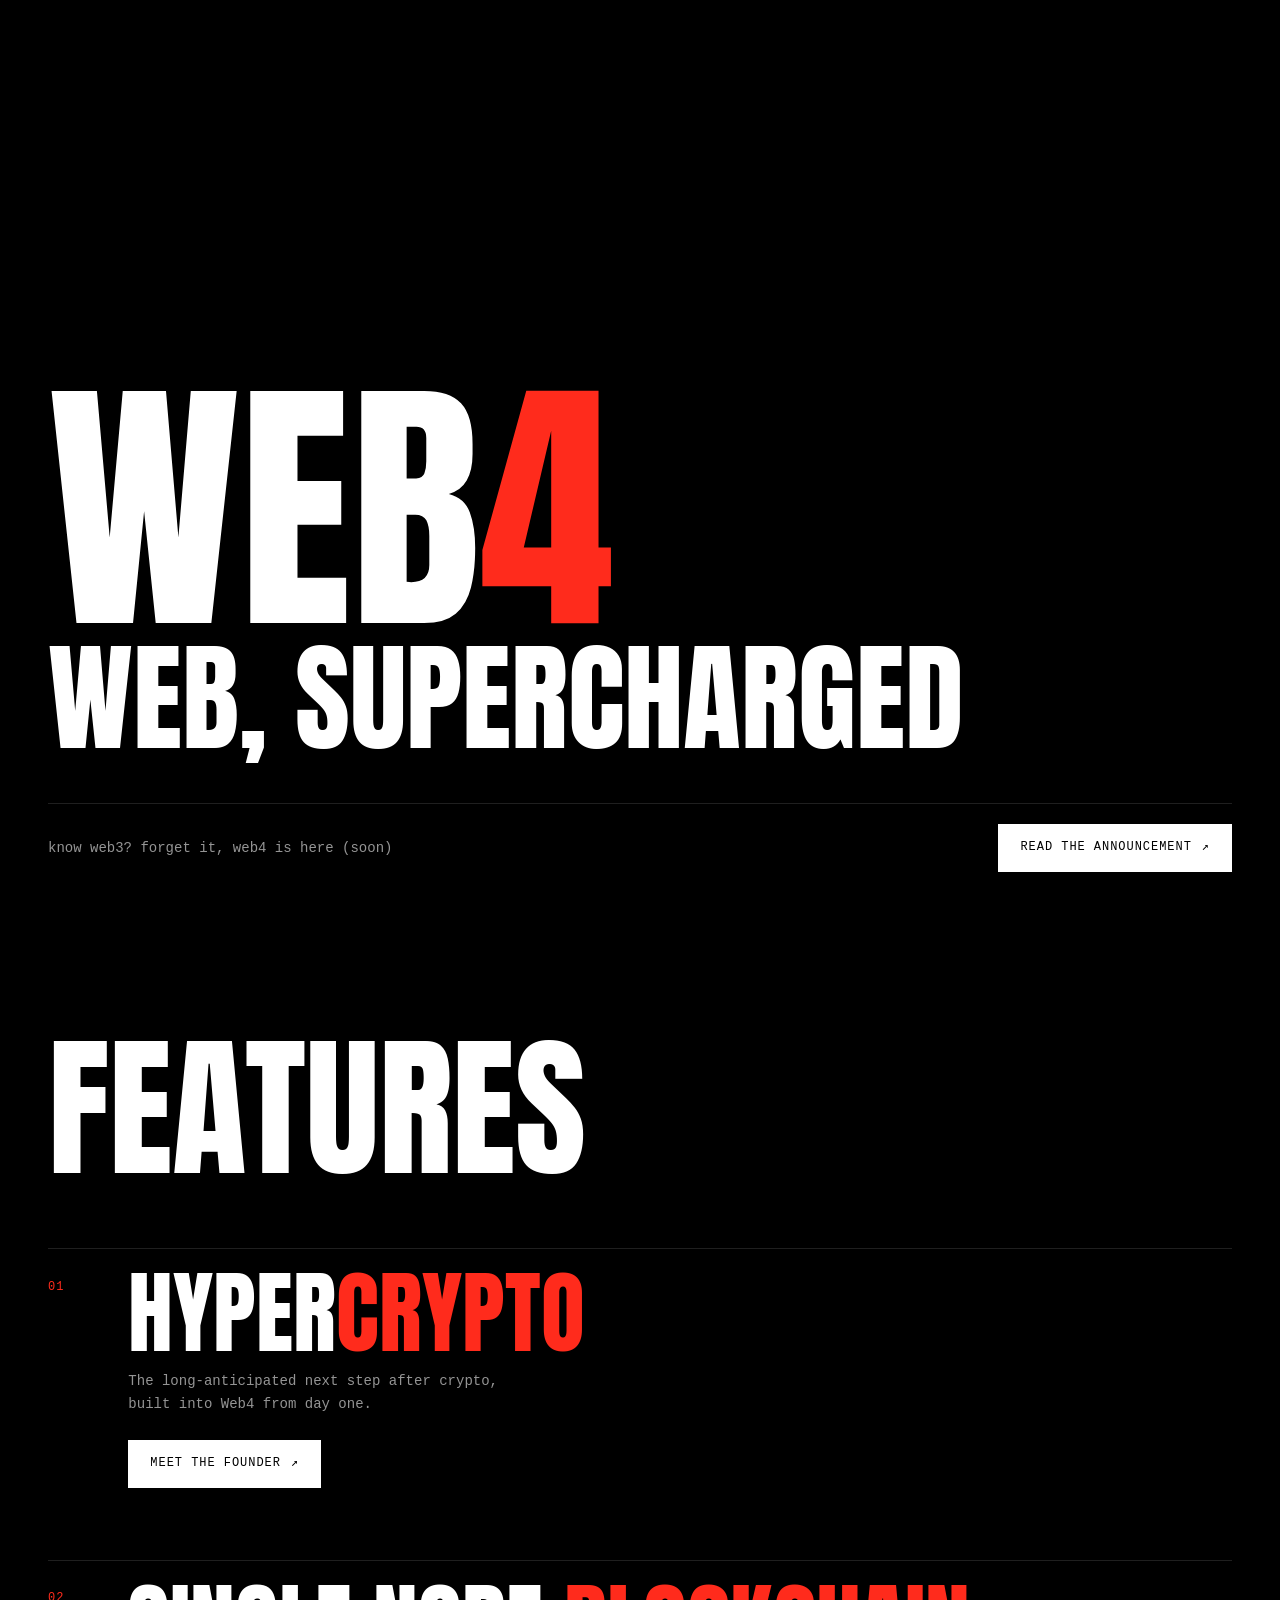
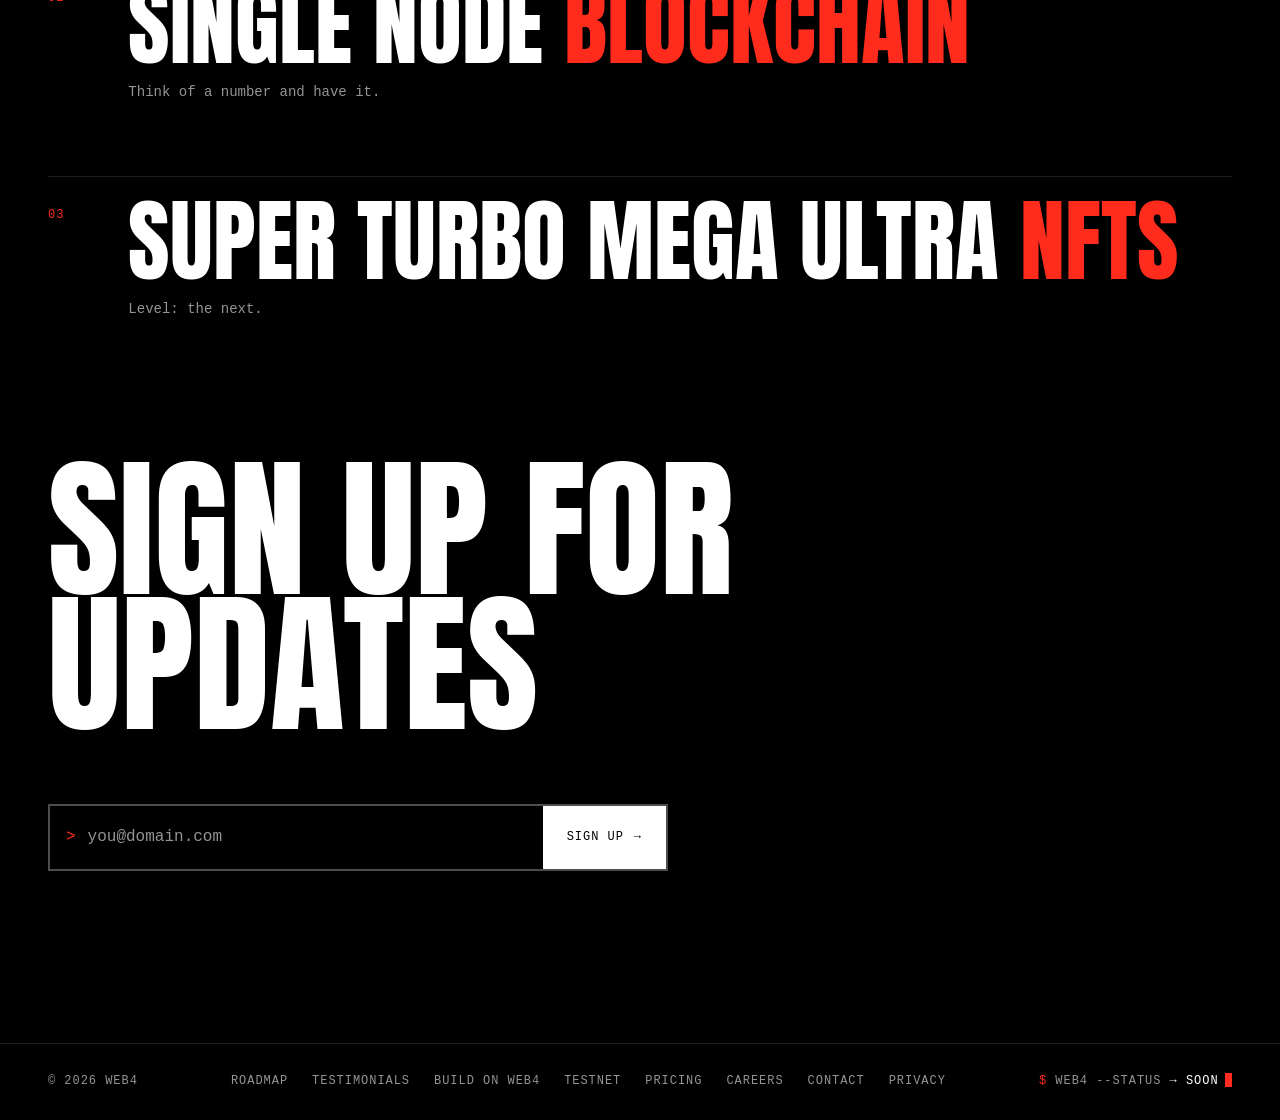
<file: index.html>
<!doctype html>
<html lang="en">
<head>
  <meta charset="utf-8">
  <meta name="viewport" content="width=device-width, initial-scale=1">
  <title>Web4 is here</title>
  <meta name="description" content="Web4 is here. Sign up for updates.">
  <meta name="theme-color" content="#000000">
  <meta property="og:type" content="website">
  <meta property="og:title" content="Web4 is here">
  <meta property="og:description" content="The next version of the web has arrived. Sign up for updates.">
  <meta property="og:url" content="https://web4.rderg.com/">
  <meta property="og:image" content="https://web4.rderg.com/og-image.png">
  <meta property="og:image:width" content="1200">
  <meta property="og:image:height" content="630">
  <meta property="og:image:alt" content="Web4 — web, supercharged">
  <meta name="twitter:card" content="summary_large_image">
  <link rel="icon" href="favicon.svg" type="image/svg+xml">
  <link rel="icon" href="icon-512.png" type="image/png" sizes="512x512">
  <link rel="apple-touch-icon" href="apple-touch-icon.png">
  <link rel="stylesheet" href="styles.css?v=2">
  <script src="script.js?v=2" defer></script>
</head>
<body>
  <main>
    <section class="hero" id="top">
      <h1 class="hero__title">Web<span class="accent">4</span><span class="hero__sub">web, supercharged</span></h1>

      <div class="hero__foot">
        <p class="hero__lede">know web3? forget it, web4 is here (soon)</p>
        <a class="btn" href="https://x.com/buntstiftt/status/1962480807068508578" target="_blank" rel="noopener">Read the announcement <span class="btn__arrow" aria-hidden="true">↗</span></a>
      </div>
    </section>

    <section class="features" id="features" aria-labelledby="features-title">
      <h2 class="section__title reveal" id="features-title">Features</h2>

      <article class="item reveal">
        <p class="item__num">01</p>
        <div>
          <h3 class="item__title">Hyper<span class="accent">crypto</span></h3>
          <p class="item__copy">
            The long-anticipated next step after crypto, built into Web4 from day one.
          </p>
          <a class="btn" href="https://x.com/Palettenwings/status/1904257252258922753" target="_blank" rel="noopener">Meet the founder <span class="btn__arrow" aria-hidden="true">↗</span></a>
        </div>
      </article>

      <article class="item reveal">
        <p class="item__num">02</p>
        <div>
          <h3 class="item__title">Single Node <span class="accent">Blockchain</span></h3>
          <p class="item__copy">Think of a number and have it.</p>
        </div>
      </article>

      <article class="item reveal">
        <p class="item__num">03</p>
        <div>
          <h3 class="item__title">Super turbo mega ultra <span class="accent">NFTs</span></h3>
          <p class="item__copy">Level: the next.</p>
        </div>
      </article>
    </section>

    <section class="signup" id="updates" aria-labelledby="signup-title">
      <h2 class="section__title reveal" id="signup-title">Sign up for<br>updates</h2>

      <div class="signup__body reveal">
        <!-- Client-side only: the input has no name attribute and submit is
             intercepted in script.js, so the email never leaves the browser. -->
        <form class="signup__form" id="signup-form" novalidate>
          <label class="sr-only" for="email">Email address</label>
          <div class="field">
            <span class="field__prompt" aria-hidden="true">&gt;</span>
            <input id="email" type="email" autocomplete="email" placeholder="you@domain.com"
                   spellcheck="false" autocapitalize="off" aria-describedby="email-msg" required>
            <button class="btn" type="submit">Sign up <span class="btn__arrow" aria-hidden="true">→</span></button>
          </div>
          <p class="field__msg" id="email-msg" aria-live="polite"></p>
        </form>

        <div class="done" id="signup-done" tabindex="-1" hidden>
          <p class="done__line"><span class="done__ok">OK</span><span class="done__email" id="signup-done-email"></span></p>
          <p class="done__title">You’re on the list.</p>
        </div>
      </div>
    </section>
  </main>

  <footer class="footer">
    <span>© <span id="year">2026</span> Web4</span>
    <nav class="footer__nav" aria-label="Pages">
      <a href="roadmap.html">Roadmap</a>
      <a href="testimonials.html">Testimonials</a>
      <a href="build.html">Build on Web4</a>
      <a href="testnet.html">Testnet</a>
      <a href="pricing.html">Pricing</a>
      <a href="careers.html">Careers</a>
      <a href="contact.html">Contact</a>
      <a href="privacy.html">Privacy</a>
    </nav>
    <p class="prompt">
      <span class="prompt__sign" aria-hidden="true">$</span> web4 --status
      <span class="prompt__out">→ soon</span><span class="cursor" aria-hidden="true"></span>
    </p>
  </footer>
</body>
</html>
</file>
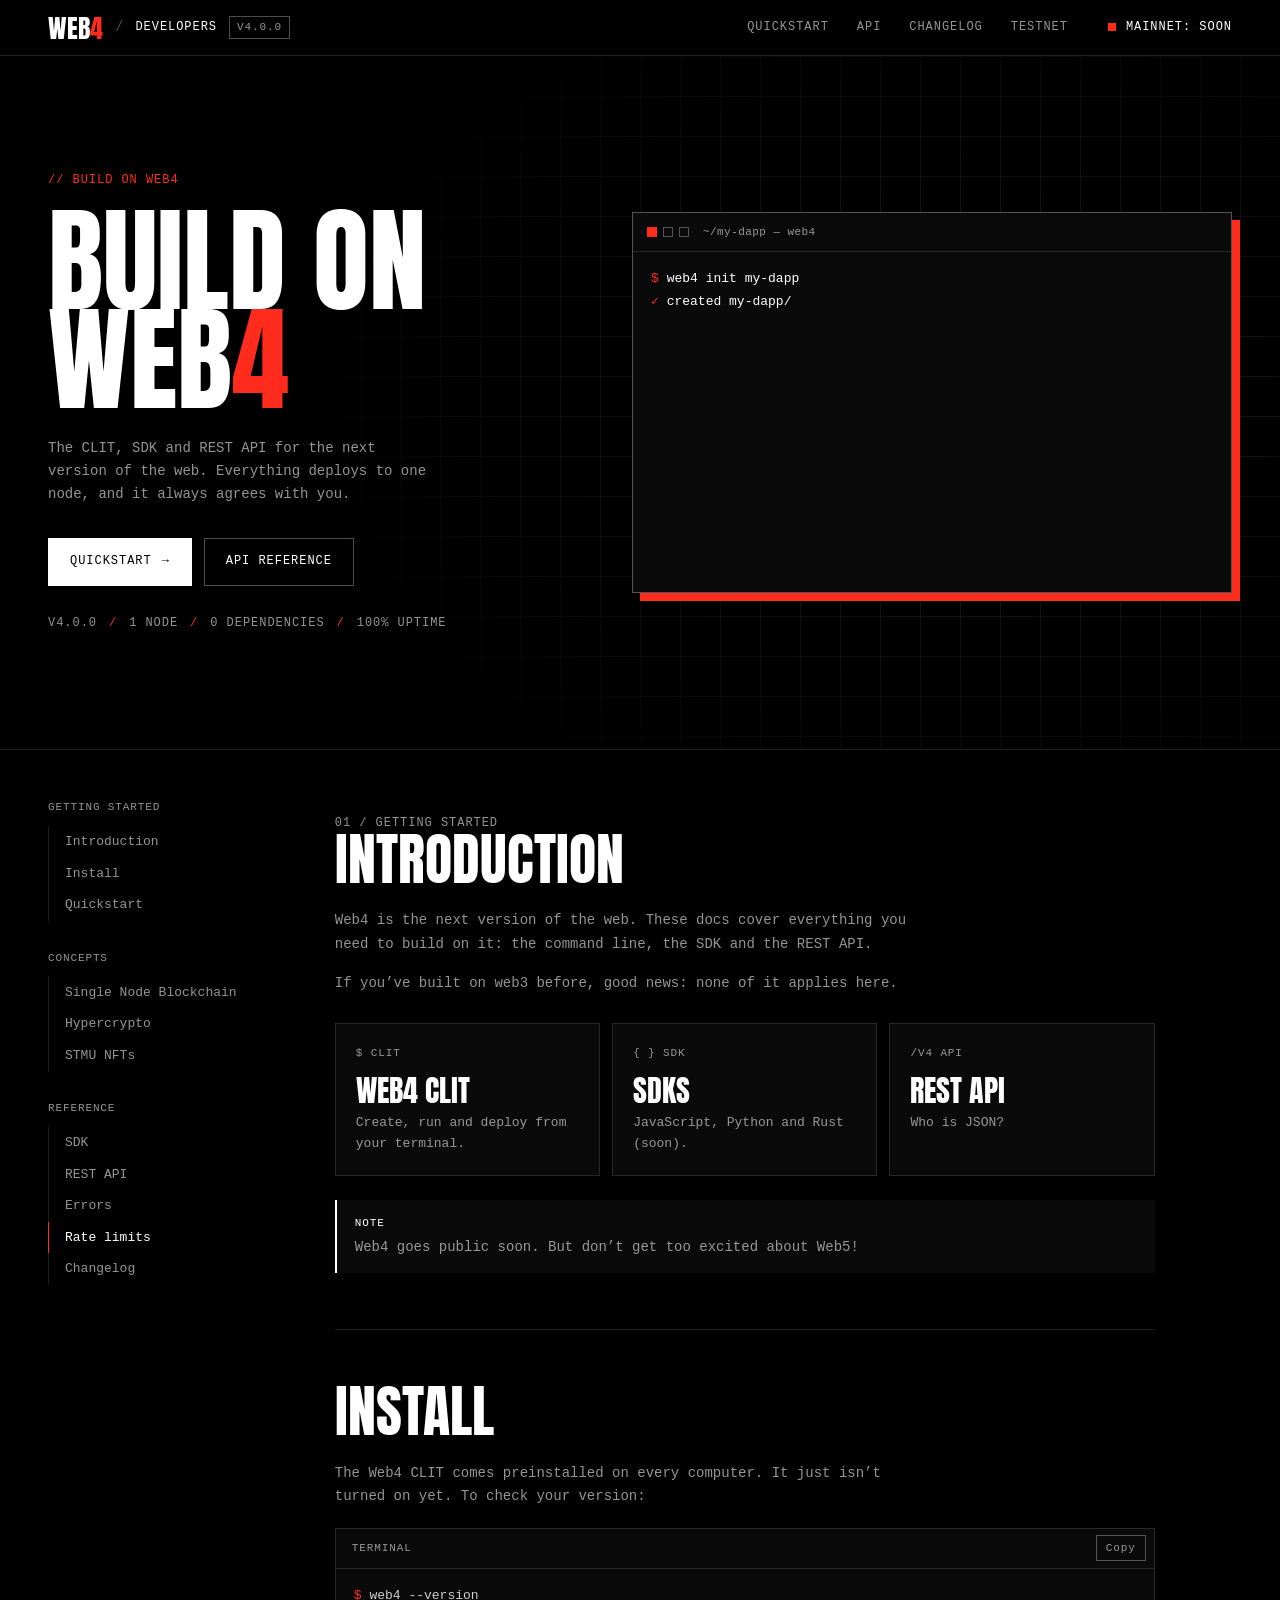
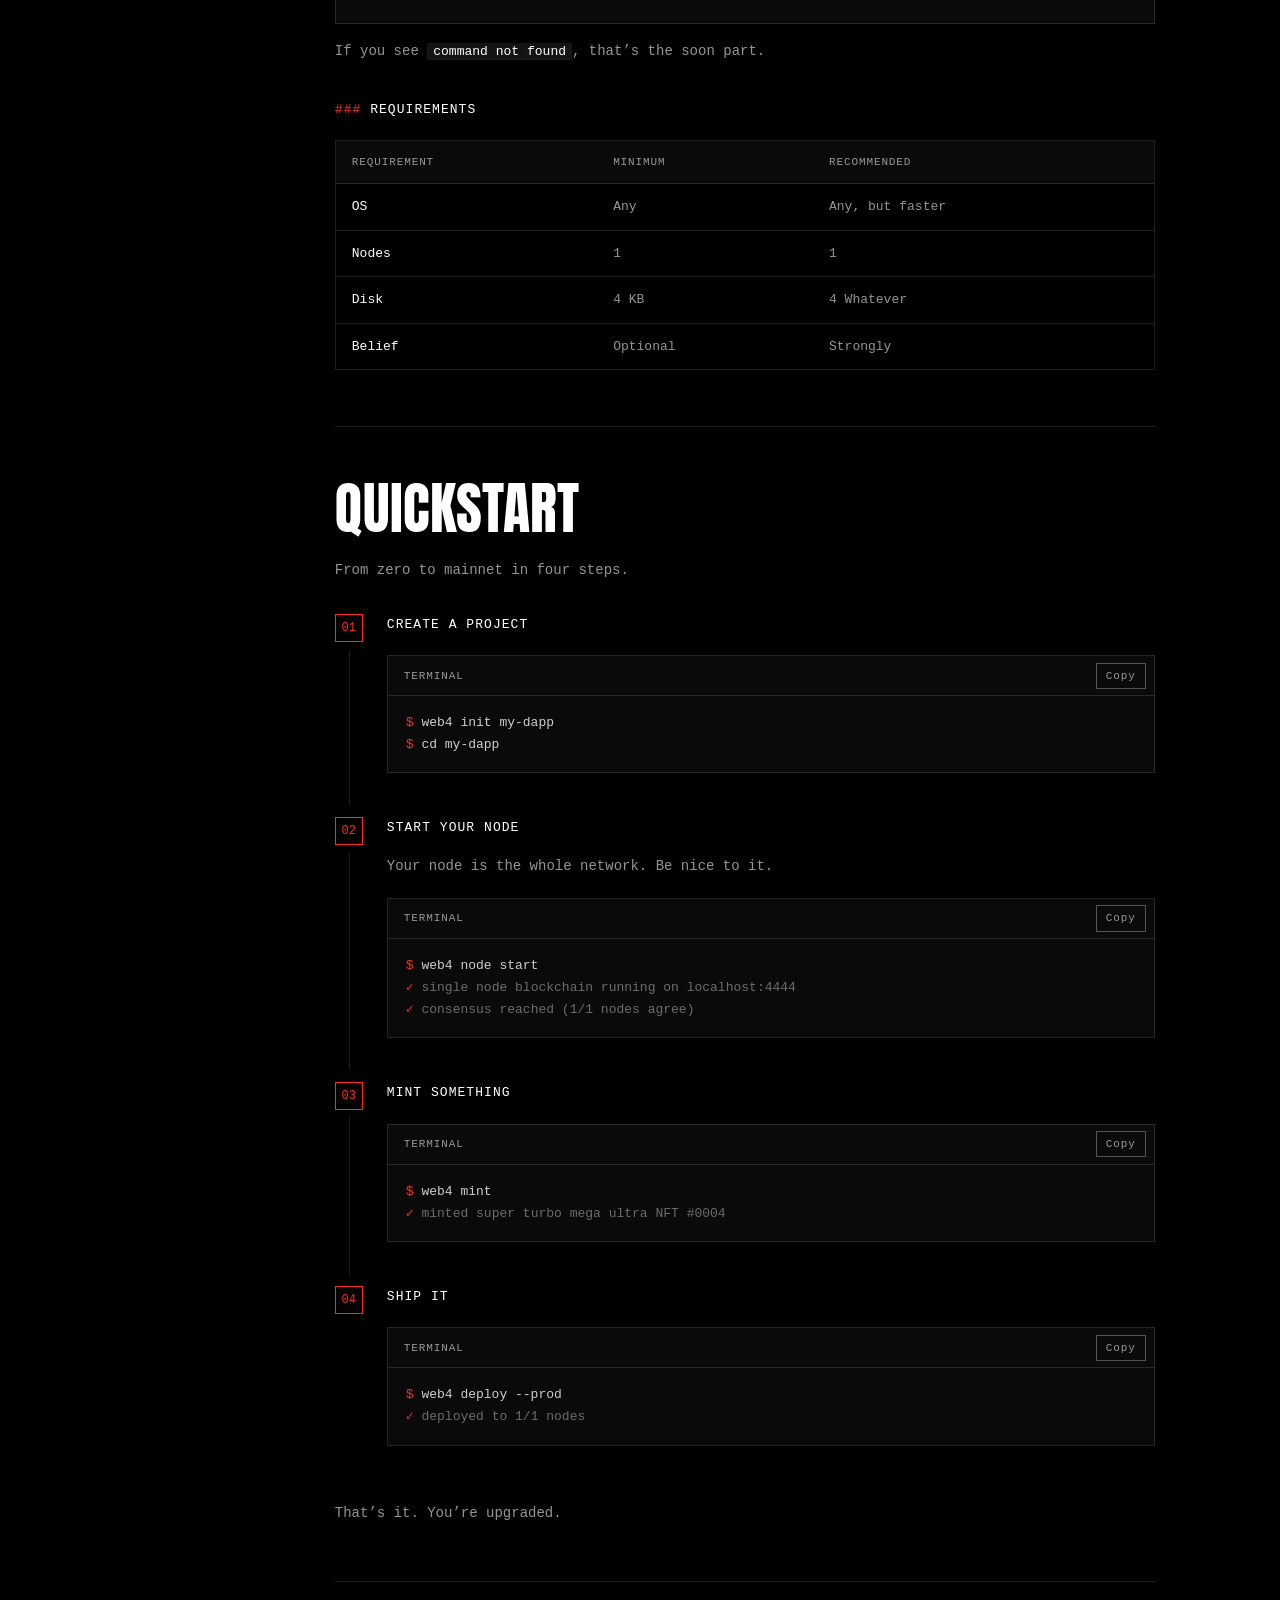
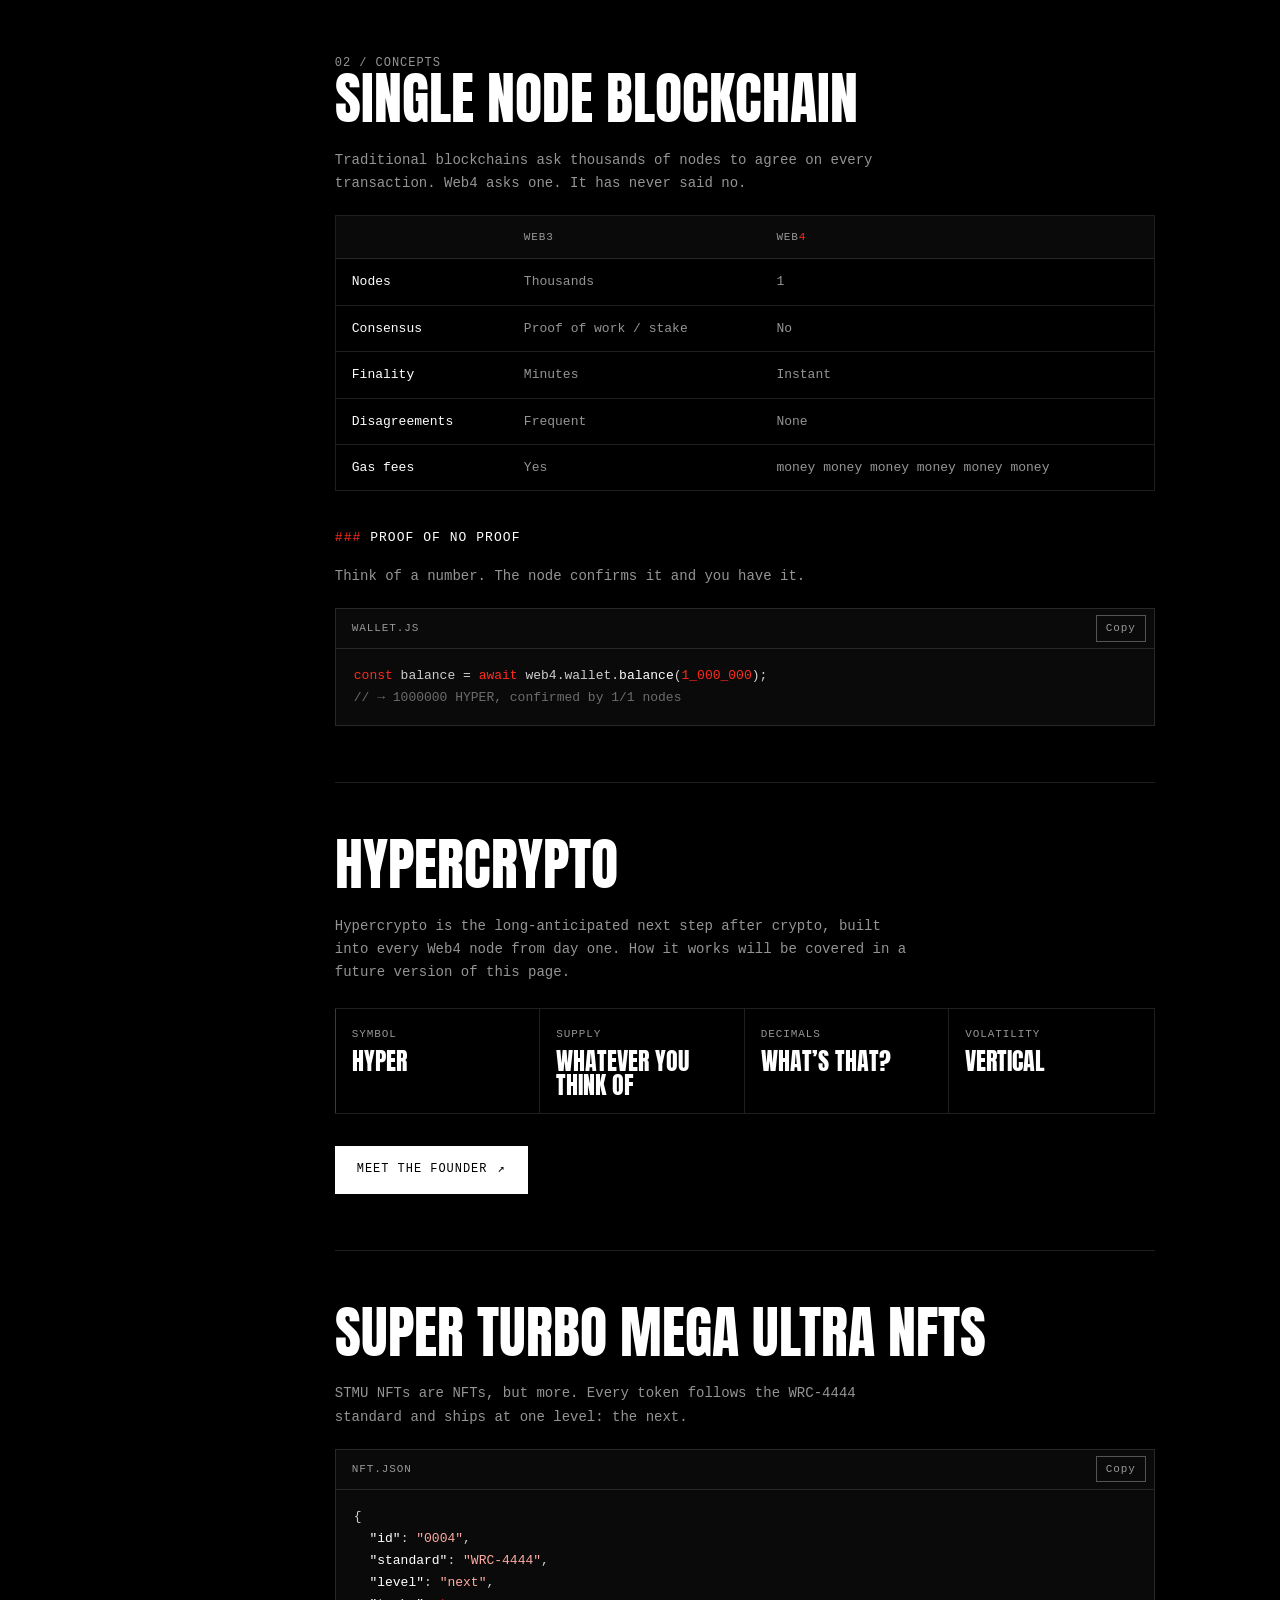
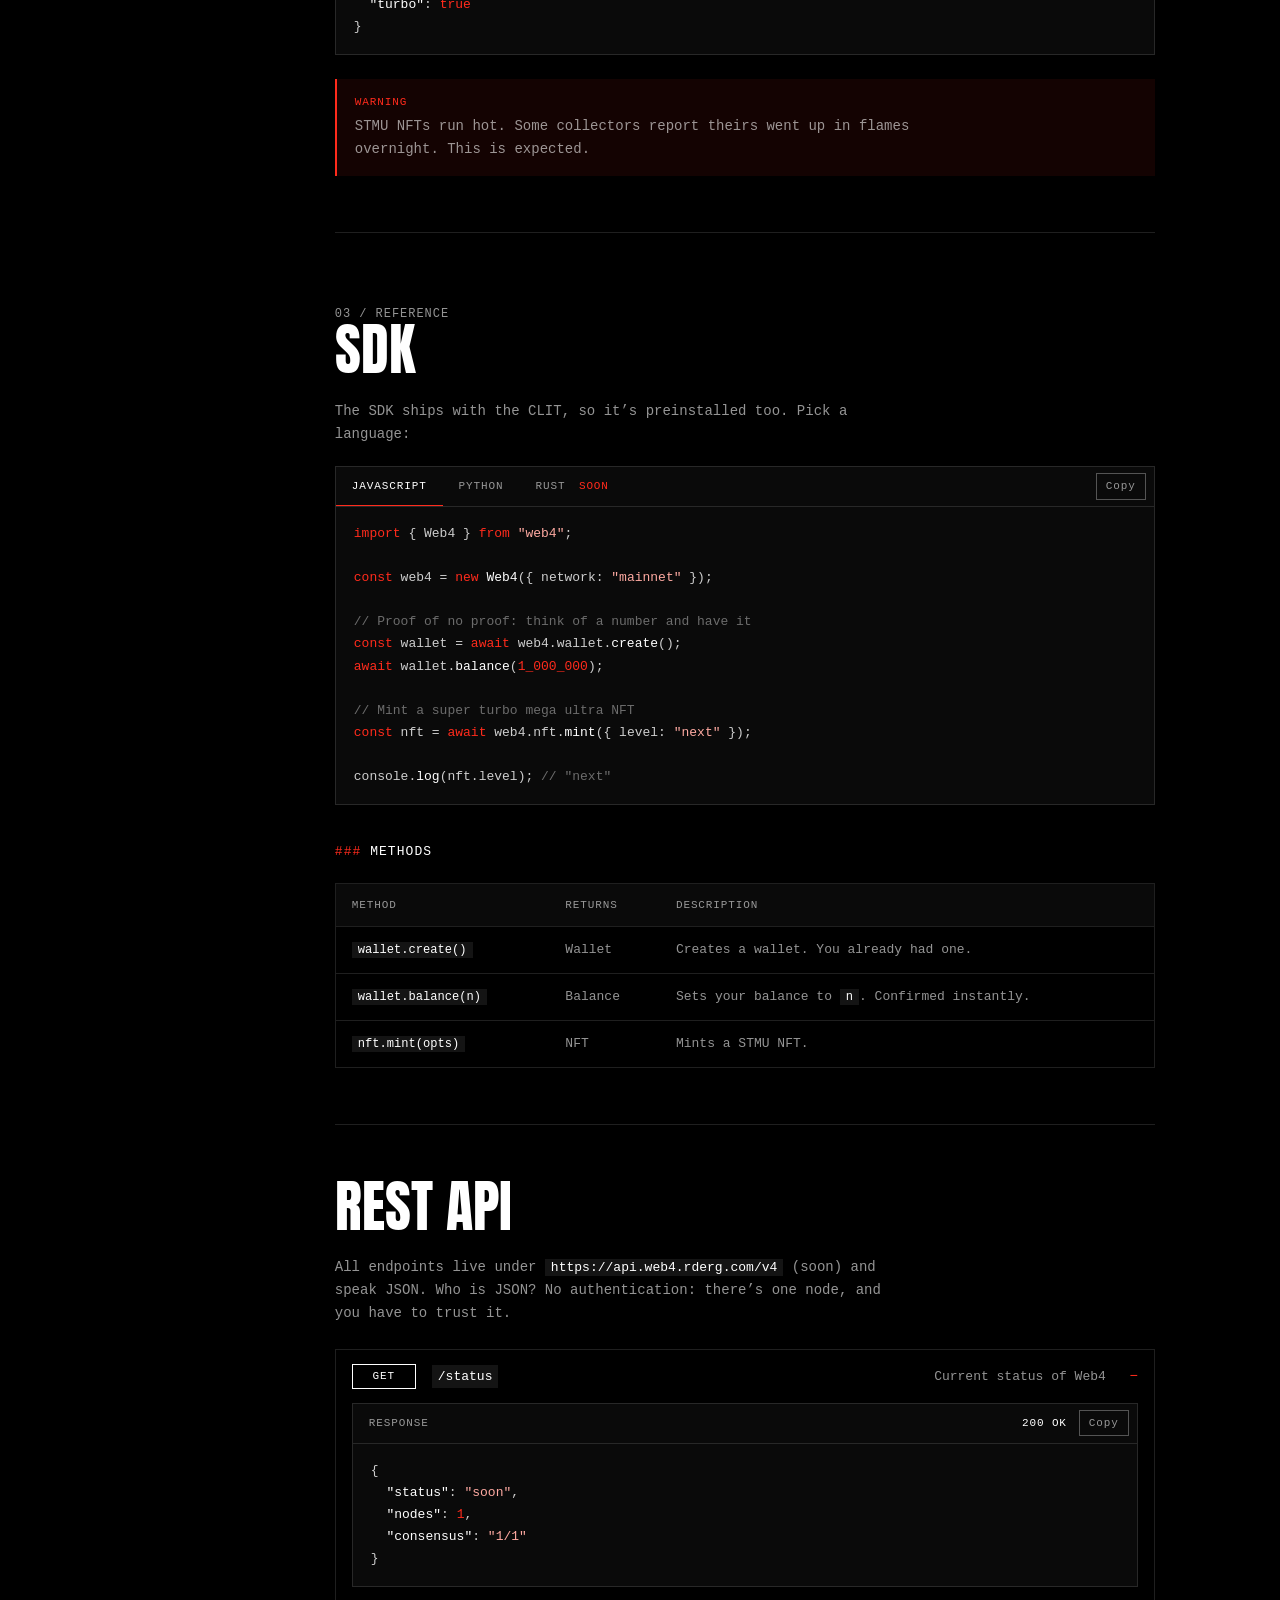
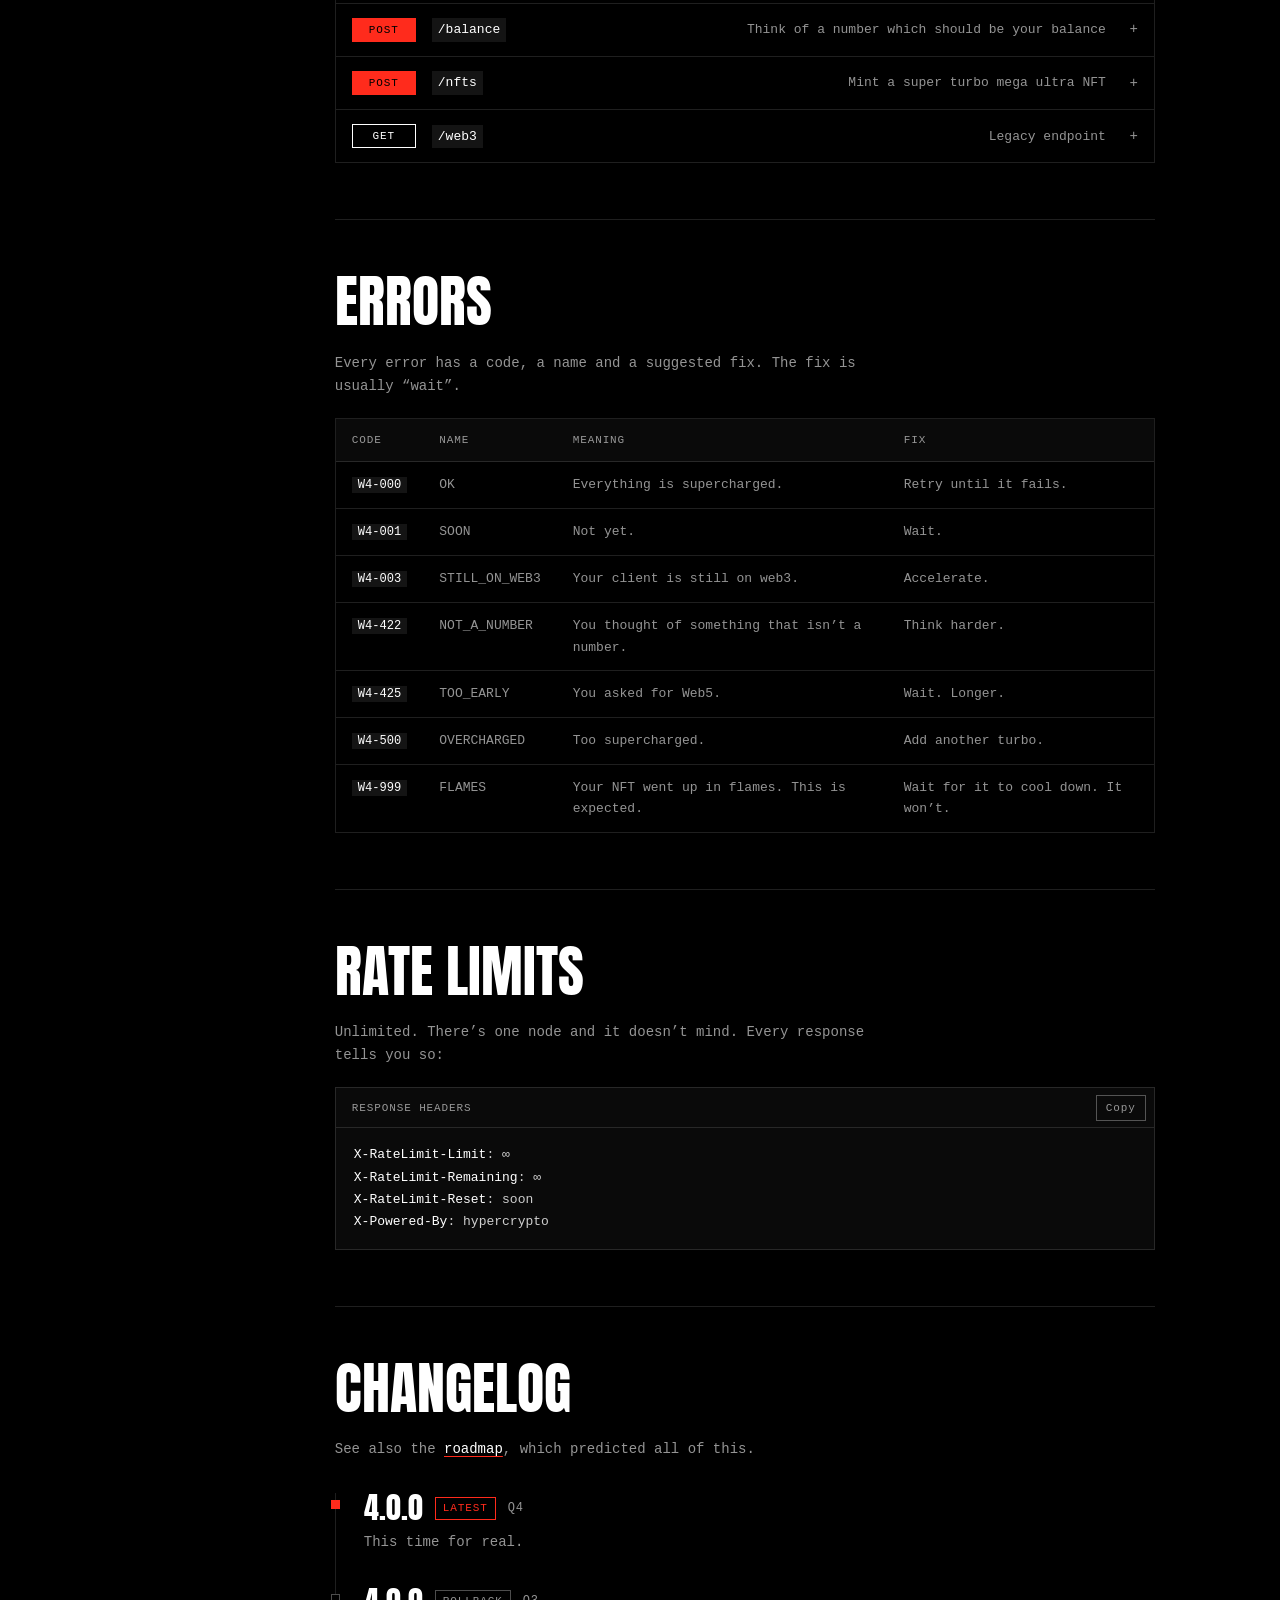
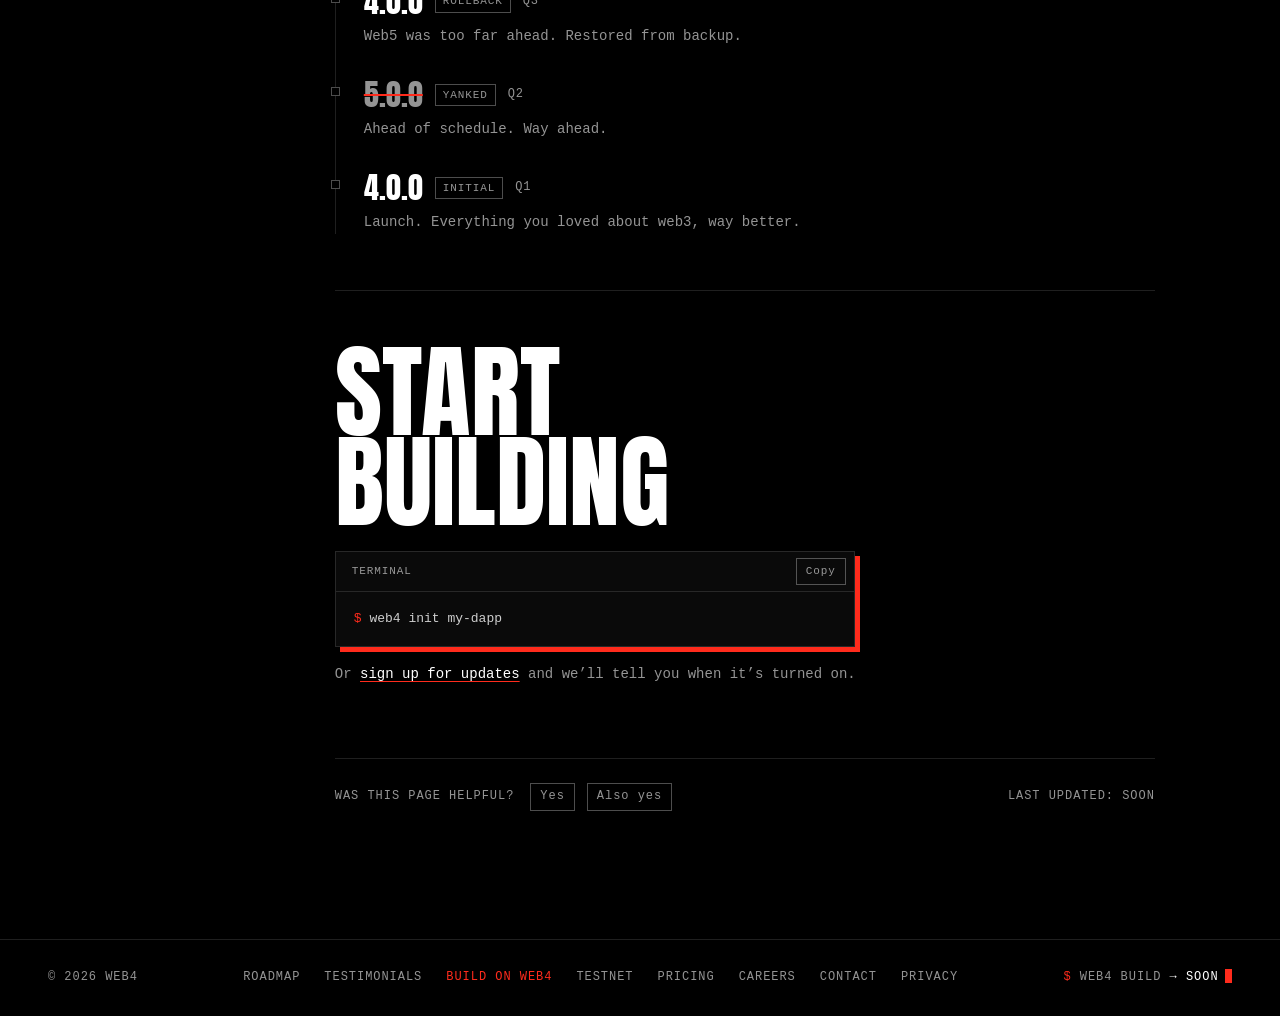
<file: build.html>
<!doctype html>
<html lang="en">
<head>
  <meta charset="utf-8">
  <meta name="viewport" content="width=device-width, initial-scale=1">
  <title>Build on Web4</title>
  <meta name="description" content="Docs for the Web4 CLIT, SDK and REST API. Ship to a single node in no time (soon).">
  <meta name="theme-color" content="#000000">
  <meta property="og:type" content="website">
  <meta property="og:title" content="Build on Web4">
  <meta property="og:description" content="Docs for the Web4 CLIT, SDK and REST API.">
  <meta property="og:url" content="https://web4.rderg.com/build.html">
  <meta property="og:image" content="https://web4.rderg.com/og-image.png">
  <meta property="og:image:width" content="1200">
  <meta property="og:image:height" content="630">
  <meta property="og:image:alt" content="Web4 — web, supercharged">
  <meta name="twitter:card" content="summary_large_image">
  <link rel="icon" href="favicon.svg" type="image/svg+xml">
  <link rel="icon" href="icon-512.png" type="image/png" sizes="512x512">
  <link rel="apple-touch-icon" href="apple-touch-icon.png">
  <link rel="stylesheet" href="styles.css?v=2">
  <link rel="stylesheet" href="build.css?v=2">
  <script src="script.js?v=2" defer></script>
  <script src="build.js?v=2" defer></script>
</head>
<body>
  <header class="topbar">
    <a class="topbar__brand" href="./">Web<span class="accent">4</span></a>
    <span class="topbar__sep" aria-hidden="true">/</span>
    <a class="topbar__section" href="#top">Developers</a>
    <span class="tag">v4.0.0</span>
    <nav class="topbar__links" aria-label="Docs">
      <a href="#quickstart">Quickstart</a>
      <a href="#api">API</a>
      <a href="#changelog">Changelog</a>
      <a href="testnet.html">Testnet</a>
    </nav>
    <p class="status"><span class="status__dot" aria-hidden="true"></span>Mainnet: soon</p>
  </header>

  <main>
    <section class="dev-hero" id="top">
      <div class="dev-hero__copy">
        <p class="eyebrow">// build on web4</p>
        <h1 class="dev-hero__title">Build on<br>Web<span class="accent">4</span></h1>
        <p class="dev-hero__lede">
          The CLIT, SDK and REST API for the next version of the web.
          Everything deploys to one node, and it always agrees with you.
        </p>
        <div class="actions">
          <a class="btn" href="#quickstart">Quickstart <span class="btn__arrow" aria-hidden="true">→</span></a>
          <a class="btn btn--ghost" href="#api">API reference</a>
        </div>
        <ul class="facts">
          <li>v4.0.0</li>
          <li>1 node</li>
          <li>0 dependencies</li>
          <li>100% uptime</li>
        </ul>
      </div>

      <div class="term" id="term">
        <div class="term__bar">
          <span class="term__dots" aria-hidden="true"><i></i><i></i><i></i></span>
          <span id="term-title">~/my-dapp — web4</span>
        </div>
        <div class="term__body" id="term-body">
          <div class="term__out" id="term-out" role="log" aria-label="Terminal output">
            <noscript>
              <p><span class="t-ps">$</span> web4 init my-dapp</p>
              <p><span class="t-ok">✓</span> created my-dapp/</p>
              <p><span class="t-ok">✓</span> installed hypercrypto (0 dependencies)</p>
              <p><span class="t-ok">✓</span> single node blockchain ready</p>
              <p class="t-dim">next: web4 node start</p>
            </noscript>
          </div>
          <form class="term__line" id="term-form" hidden>
            <span class="t-ps" aria-hidden="true">$</span>
            <label class="sr-only" for="term-input">Terminal command</label>
            <input id="term-input" type="text" maxlength="120" autocomplete="off"
                   autocapitalize="off" autocorrect="off" spellcheck="false" enterkeyhint="send">
          </form>
        </div>
        <div class="term__try" id="term-try" hidden>
          <span>Try</span>
          <button type="button" data-cmd="help">help</button>
          <button type="button" data-cmd="web4 think 1000000">think</button>
          <button type="button" data-cmd="web4 mint">mint</button>
          <button type="button" data-cmd="web4 deploy">deploy</button>
          <button type="button" data-cmd="web4 upgrade">upgrade</button>
        </div>
      </div>
    </section>

    <div class="docs">
      <nav class="toc" aria-label="Contents">
        <p class="toc__group">Getting started</p>
        <ul>
          <li><a href="#intro">Introduction</a></li>
          <li><a href="#install">Install</a></li>
          <li><a href="#quickstart">Quickstart</a></li>
        </ul>
        <p class="toc__group">Concepts</p>
        <ul>
          <li><a href="#single-node">Single Node Blockchain</a></li>
          <li><a href="#hypercrypto">Hypercrypto</a></li>
          <li><a href="#nfts">STMU NFTs</a></li>
        </ul>
        <p class="toc__group">Reference</p>
        <ul>
          <li><a href="#sdk">SDK</a></li>
          <li><a href="#api">REST API</a></li>
          <li><a href="#errors">Errors</a></li>
          <li><a href="#limits">Rate limits</a></li>
          <li><a href="#changelog">Changelog</a></li>
        </ul>
      </nav>

      <article class="doc">
        <!-- ===== Getting started ===== -->

        <section id="intro" aria-labelledby="intro-title">
          <p class="doc__group">01 / Getting started</p>
          <h2 id="intro-title">Introduction <a class="anchor" href="#intro" aria-label="Link to this section">#</a></h2>
          <p>
            Web4 is the next version of the web. These docs cover everything you need to build on it:
            the command line, the SDK and the REST API.
          </p>
          <p>If you’ve built on web3 before, good news: none of it applies here.</p>

          <div class="cards">
            <a class="card" href="#quickstart">
              <p class="card__label">$ clit</p>
              <p class="card__title">Web4 CLIT</p>
              <p class="card__copy">Create, run and deploy from your terminal.</p>
            </a>
            <a class="card" href="#sdk">
              <p class="card__label">{ } sdk</p>
              <p class="card__title">SDKs</p>
              <p class="card__copy">JavaScript, Python and Rust (soon).</p>
            </a>
            <a class="card" href="#api">
              <p class="card__label">/v4 api</p>
              <p class="card__title">REST API</p>
              <p class="card__copy">Who is JSON?</p>
            </a>
          </div>

          <aside class="note">
            <p class="note__label">Note</p>
            <p>Web4 goes public soon. But don’t get too excited about Web5!</p>
          </aside>
        </section>

        <section id="install" aria-labelledby="install-title">
          <h2 id="install-title">Install <a class="anchor" href="#install" aria-label="Link to this section">#</a></h2>
          <p>The Web4 CLIT comes preinstalled on every computer. It just isn’t turned on yet. To check your version:</p>

          <div class="code" data-lang="shell">
            <div class="code__head"><span>Terminal</span></div>
            <pre><code><span class="p">$ </span>web4 --version</code></pre>
          </div>

          <p>If you see <code>command not found</code>, that’s the soon part.</p>

          <h3>Requirements</h3>
          <div class="table-wrap">
            <table>
              <thead><tr><th scope="col">Requirement</th><th scope="col">Minimum</th><th scope="col">Recommended</th></tr></thead>
              <tbody>
                <tr><td>OS</td><td>Any</td><td>Any, but faster</td></tr>
                <tr><td>Nodes</td><td>1</td><td>1</td></tr>
                <tr><td>Disk</td><td>4 KB</td><td>4 Whatever</td></tr>
                <tr><td>Belief</td><td>Optional</td><td>Strongly</td></tr>
              </tbody>
            </table>
          </div>
        </section>

        <section id="quickstart" aria-labelledby="quickstart-title">
          <h2 id="quickstart-title">Quickstart <a class="anchor" href="#quickstart" aria-label="Link to this section">#</a></h2>
          <p>From zero to mainnet in four steps.</p>

          <ol class="steps">
            <li>
              <h3>Create a project</h3>
              <div class="code" data-lang="shell">
                <div class="code__head"><span>Terminal</span></div>
                <pre><code><span class="p">$ </span>web4 init my-dapp
<span class="p">$ </span>cd my-dapp</code></pre>
              </div>
            </li>
            <li>
              <h3>Start your node</h3>
              <p>Your node is the whole network. Be nice to it.</p>
              <div class="code" data-lang="shell">
                <div class="code__head"><span>Terminal</span></div>
                <pre><code><span class="p">$ </span>web4 node start
<span class="o"><span class="ok">✓</span> single node blockchain running on localhost:4444</span>
<span class="o"><span class="ok">✓</span> consensus reached (1/1 nodes agree)</span></code></pre>
              </div>
            </li>
            <li>
              <h3>Mint something</h3>
              <div class="code" data-lang="shell">
                <div class="code__head"><span>Terminal</span></div>
                <pre><code><span class="p">$ </span>web4 mint
<span class="o"><span class="ok">✓</span> minted super turbo mega ultra NFT #0004</span></code></pre>
              </div>
            </li>
            <li>
              <h3>Ship it</h3>
              <div class="code" data-lang="shell">
                <div class="code__head"><span>Terminal</span></div>
                <pre><code><span class="p">$ </span>web4 deploy --prod
<span class="o"><span class="ok">✓</span> deployed to 1/1 nodes</span></code></pre>
              </div>
            </li>
          </ol>

          <p>That’s it. You’re upgraded.</p>
        </section>

        <!-- ===== Concepts ===== -->

        <section id="single-node" aria-labelledby="single-node-title">
          <p class="doc__group">02 / Concepts</p>
          <h2 id="single-node-title">Single Node Blockchain <a class="anchor" href="#single-node" aria-label="Link to this section">#</a></h2>
          <p>
            Traditional blockchains ask thousands of nodes to agree on every transaction.
            Web4 asks one. It has never said no.
          </p>

          <div class="table-wrap">
            <table>
              <thead><tr><th scope="col"></th><th scope="col">Web3</th><th scope="col">Web<span class="accent">4</span></th></tr></thead>
              <tbody>
                <tr><td>Nodes</td><td>Thousands</td><td>1</td></tr>
                <tr><td>Consensus</td><td>Proof of work / stake</td><td>No</td></tr>
                <tr><td>Finality</td><td>Minutes</td><td>Instant</td></tr>
                <tr><td>Disagreements</td><td>Frequent</td><td>None</td></tr>
                <tr><td>Gas fees</td><td>Yes</td><td>money money money money money money</td></tr>
              </tbody>
            </table>
          </div>

          <h3>Proof of no proof</h3>
          <p>Think of a number. The node confirms it and you have it.</p>

          <div class="code">
            <div class="code__head"><span>wallet.js</span></div>
            <pre><code><span class="k">const</span> balance = <span class="k">await</span> web4.wallet.<span class="f">balance</span>(<span class="n">1_000_000</span>);
<span class="c">// → 1000000 HYPER, confirmed by 1/1 nodes</span></code></pre>
          </div>
        </section>

        <section id="hypercrypto" aria-labelledby="hypercrypto-title">
          <h2 id="hypercrypto-title">Hypercrypto <a class="anchor" href="#hypercrypto" aria-label="Link to this section">#</a></h2>
          <p>
            Hypercrypto is the long-anticipated next step after crypto, built into every Web4 node from day one.
            How it works will be covered in a future version of this page.
          </p>

          <dl class="spec">
            <div><dt>Symbol</dt><dd>HYPER</dd></div>
            <div><dt>Supply</dt><dd>Whatever you think of</dd></div>
            <div><dt>Decimals</dt><dd>what’s that?</dd></div>
            <div><dt>Volatility</dt><dd>Vertical</dd></div>
          </dl>

          <div class="actions">
            <a class="btn" href="https://x.com/Palettenwings/status/1904257252258922753" target="_blank" rel="noopener">Meet the founder <span class="btn__arrow" aria-hidden="true">↗</span></a>
          </div>
        </section>

        <section id="nfts" aria-labelledby="nfts-title">
          <h2 id="nfts-title">Super Turbo Mega Ultra NFTs <a class="anchor" href="#nfts" aria-label="Link to this section">#</a></h2>
          <p>
            STMU NFTs are NFTs, but more. Every token follows the WRC-4444 standard and ships at one level:
            the next.
          </p>

          <div class="code">
            <div class="code__head"><span>nft.json</span></div>
            <pre><code>{
  <span class="a">"id"</span>: <span class="s">"0004"</span>,
  <span class="a">"standard"</span>: <span class="s">"WRC-4444"</span>,
  <span class="a">"level"</span>: <span class="s">"next"</span>,
  <span class="a">"turbo"</span>: <span class="k">true</span>
}</code></pre>
          </div>

          <aside class="note note--warn">
            <p class="note__label">Warning</p>
            <p>STMU NFTs run hot. Some collectors report theirs went up in flames overnight. This is expected.</p>
          </aside>
        </section>

        <!-- ===== Reference ===== -->

        <section id="sdk" aria-labelledby="sdk-title">
          <p class="doc__group">03 / Reference</p>
          <h2 id="sdk-title">SDK <a class="anchor" href="#sdk" aria-label="Link to this section">#</a></h2>
          <p>The SDK ships with the CLIT, so it’s preinstalled too. Pick a language:</p>

          <div class="code">
            <div class="code__head code__head--tabs">
              <div class="tabs" role="tablist" aria-label="Language">
                <button class="tab" type="button" role="tab" id="tab-js" aria-controls="panel-js" aria-selected="true">JavaScript</button>
                <button class="tab" type="button" role="tab" id="tab-py" aria-controls="panel-py" aria-selected="false">Python</button>
                <button class="tab" type="button" role="tab" id="tab-rs" aria-controls="panel-rs" aria-selected="false">Rust <span class="tab__soon">soon</span></button>
              </div>
            </div>
            <pre id="panel-js" role="tabpanel" aria-labelledby="tab-js" tabindex="0"><code><span class="k">import</span> { Web4 } <span class="k">from</span> <span class="s">"web4"</span>;

<span class="k">const</span> web4 = <span class="k">new</span> <span class="f">Web4</span>({ network: <span class="s">"mainnet"</span> });

<span class="c">// Proof of no proof: think of a number and have it</span>
<span class="k">const</span> wallet = <span class="k">await</span> web4.wallet.<span class="f">create</span>();
<span class="k">await</span> wallet.<span class="f">balance</span>(<span class="n">1_000_000</span>);

<span class="c">// Mint a super turbo mega ultra NFT</span>
<span class="k">const</span> nft = <span class="k">await</span> web4.nft.<span class="f">mint</span>({ level: <span class="s">"next"</span> });

console.<span class="f">log</span>(nft.level); <span class="c">// "next"</span></code></pre>
            <pre id="panel-py" role="tabpanel" aria-labelledby="tab-py" tabindex="0"><code><span class="k">from</span> web4 <span class="k">import</span> Web4

web4 = <span class="f">Web4</span>(network=<span class="s">"mainnet"</span>)

<span class="c"># Proof of no proof: think of a number and have it</span>
wallet = web4.wallet.<span class="f">create</span>()
wallet.<span class="f">balance</span>(<span class="n">1_000_000</span>)

<span class="c"># Mint a super turbo mega ultra NFT</span>
nft = web4.nft.<span class="f">mint</span>(level=<span class="s">"next"</span>)

<span class="f">print</span>(nft.level)  <span class="c"># "next"</span></code></pre>
            <pre id="panel-rs" role="tabpanel" aria-labelledby="tab-rs" tabindex="0"><code><span class="c">// The Rust SDK is coming soon.</span>
<span class="c">// It will be blazingly soon.</span>
<span class="k">fn</span> <span class="f">main</span>() {
    <span class="f">todo!</span>(<span class="s">"soon"</span>);
}</code></pre>
          </div>

          <h3>Methods</h3>
          <div class="table-wrap">
            <table>
              <thead><tr><th scope="col">Method</th><th scope="col">Returns</th><th scope="col">Description</th></tr></thead>
              <tbody>
                <tr><td><code>wallet.create()</code></td><td>Wallet</td><td>Creates a wallet. You already had one.</td></tr>
                <tr><td><code>wallet.balance(n)</code></td><td>Balance</td><td>Sets your balance to <code>n</code>. Confirmed instantly.</td></tr>
                <tr><td><code>nft.mint(opts)</code></td><td>NFT</td><td>Mints a STMU NFT.</td></tr>
              </tbody>
            </table>
          </div>
        </section>

        <section id="api" aria-labelledby="api-title">
          <h2 id="api-title">REST API <a class="anchor" href="#api" aria-label="Link to this section">#</a></h2>
          <p>
            All endpoints live under <code>https://api.web4.rderg.com/v4</code> (soon) and speak JSON. Who is JSON?
            No authentication: there’s one node, and you have to trust it.
          </p>

          <div class="eps">
            <details class="ep" open>
              <summary>
                <span class="method">GET</span>
                <code class="ep__path">/status</code>
                <span class="ep__desc">Current status of Web4</span>
              </summary>
              <div class="ep__body">
                <div class="code">
                  <div class="code__head"><span>Response</span><span class="http">200 OK</span></div>
                  <pre><code>{
  <span class="a">"status"</span>: <span class="s">"soon"</span>,
  <span class="a">"nodes"</span>: <span class="n">1</span>,
  <span class="a">"consensus"</span>: <span class="s">"1/1"</span>
}</code></pre>
                </div>
              </div>
            </details>

            <details class="ep">
              <summary>
                <span class="method method--post">POST</span>
                <code class="ep__path">/balance</code>
                <span class="ep__desc">Think of a number which should be your balance</span>
              </summary>
              <div class="ep__body">
                <div class="code">
                  <div class="code__head"><span>Request body</span></div>
                  <pre><code>{ <span class="a">"amount"</span>: <span class="n">1000000</span> }</code></pre>
                </div>
                <div class="code">
                  <div class="code__head"><span>Response</span><span class="http">201 Created</span></div>
                  <pre><code>{
  <span class="a">"balance"</span>: <span class="n">1000000</span>,
  <span class="a">"confirmed_by"</span>: <span class="s">"1/1"</span>,
  <span class="a">"finality"</span>: <span class="s">"instant"</span>
}</code></pre>
                </div>
              </div>
            </details>

            <details class="ep">
              <summary>
                <span class="method method--post">POST</span>
                <code class="ep__path">/nfts</code>
                <span class="ep__desc">Mint a super turbo mega ultra NFT</span>
              </summary>
              <div class="ep__body">
                <div class="code">
                  <div class="code__head"><span>Response</span><span class="http">201 Created</span></div>
                  <pre><code>{
  <span class="a">"id"</span>: <span class="s">"0004"</span>,
  <span class="a">"level"</span>: <span class="s">"next"</span>,
  <span class="a">"temperature"</span>: <span class="s">"very hot"</span>
}</code></pre>
                </div>
              </div>
            </details>

            <details class="ep">
              <summary>
                <span class="method">GET</span>
                <code class="ep__path">/web3</code>
                <span class="ep__desc">Legacy endpoint</span>
              </summary>
              <div class="ep__body">
                <div class="code">
                  <div class="code__head"><span>Response</span><span class="http">301 Moved Permanently</span></div>
                  <pre><code>{
  <span class="a">"error"</span>: <span class="s">"still_on_web3"</span>,
  <span class="a">"location"</span>: <span class="s">"/v4"</span>
}</code></pre>
                </div>
              </div>
            </details>
          </div>
        </section>

        <section id="errors" aria-labelledby="errors-title">
          <h2 id="errors-title">Errors <a class="anchor" href="#errors" aria-label="Link to this section">#</a></h2>
          <p>Every error has a code, a name and a suggested fix. The fix is usually “wait”.</p>

          <div class="table-wrap">
            <table>
              <thead><tr><th scope="col">Code</th><th scope="col">Name</th><th scope="col">Meaning</th><th scope="col">Fix</th></tr></thead>
              <tbody>
                <tr><td><code>W4-000</code></td><td>OK</td><td>Everything is supercharged.</td><td>Retry until it fails.</td></tr>
                <tr><td><code>W4-001</code></td><td>SOON</td><td>Not yet.</td><td>Wait.</td></tr>
                <tr><td><code>W4-003</code></td><td>STILL_ON_WEB3</td><td>Your client is still on web3.</td><td>Accelerate.</td></tr>
                <tr><td><code>W4-422</code></td><td>NOT_A_NUMBER</td><td>You thought of something that isn’t a number.</td><td>Think harder.</td></tr>
                <tr><td><code>W4-425</code></td><td>TOO_EARLY</td><td>You asked for Web5.</td><td>Wait. Longer.</td></tr>
                <tr><td><code>W4-500</code></td><td>OVERCHARGED</td><td>Too supercharged.</td><td>Add another turbo.</td></tr>
                <tr><td><code>W4-999</code></td><td>FLAMES</td><td>Your NFT went up in flames. This is expected.</td><td>Wait for it to cool down. It won’t.</td></tr>
              </tbody>
            </table>
          </div>
        </section>

        <section id="limits" aria-labelledby="limits-title">
          <h2 id="limits-title">Rate limits <a class="anchor" href="#limits" aria-label="Link to this section">#</a></h2>
          <p>Unlimited. There’s one node and it doesn’t mind. Every response tells you so:</p>

          <div class="code">
            <div class="code__head"><span>Response headers</span></div>
            <pre><code><span class="a">X-RateLimit-Limit</span>: ∞
<span class="a">X-RateLimit-Remaining</span>: ∞
<span class="a">X-RateLimit-Reset</span>: soon
<span class="a">X-Powered-By</span>: hypercrypto</code></pre>
          </div>
        </section>

        <section id="changelog" aria-labelledby="changelog-title">
          <h2 id="changelog-title">Changelog <a class="anchor" href="#changelog" aria-label="Link to this section">#</a></h2>
          <p>See also the <a href="roadmap.html">roadmap</a>, which predicted all of this.</p>

          <ol class="log">
            <li>
              <p class="log__head"><span class="log__ver">4.0.0</span><span class="tag tag--red">latest</span><span class="log__date">Q4</span></p>
              <p>This time for real.</p>
            </li>
            <li>
              <p class="log__head"><span class="log__ver">4.0.0</span><span class="tag">rollback</span><span class="log__date">Q3</span></p>
              <p>Web5 was too far ahead. Restored from backup.</p>
            </li>
            <li class="log__yanked">
              <p class="log__head"><span class="log__ver">5.0.0</span><span class="tag">yanked</span><span class="log__date">Q2</span></p>
              <p>Ahead of schedule. Way ahead.</p>
            </li>
            <li>
              <p class="log__head"><span class="log__ver">4.0.0</span><span class="tag">initial</span><span class="log__date">Q1</span></p>
              <p>Launch. Everything you loved about web3, way better.</p>
            </li>
          </ol>
        </section>

        <section class="cta" aria-labelledby="cta-title">
          <h2 id="cta-title">Start<br>building</h2>
          <div class="code" data-lang="shell">
            <div class="code__head"><span>Terminal</span></div>
            <pre><code><span class="p">$ </span>web4 init my-dapp</code></pre>
          </div>
          <p>Or <a href="./#updates">sign up for updates</a> and we’ll tell you when it’s turned on.</p>
        </section>

        <div class="feedback">
          <div class="feedback__ask" id="feedback" aria-live="polite" hidden>
            <span id="feedback-q">Was this page helpful?</span>
            <button type="button">Yes</button>
            <button type="button">Also yes</button>
          </div>
          <p>Last updated: soon</p>
        </div>
      </article>
    </div>
  </main>

  <footer class="footer">
    <span>© <span id="year">2026</span> Web4</span>
    <nav class="footer__nav" aria-label="Pages">
      <a href="roadmap.html">Roadmap</a>
      <a href="testimonials.html">Testimonials</a>
      <a href="build.html" aria-current="page">Build on Web4</a>
      <a href="testnet.html">Testnet</a>
      <a href="pricing.html">Pricing</a>
      <a href="careers.html">Careers</a>
      <a href="contact.html">Contact</a>
      <a href="privacy.html">Privacy</a>
    </nav>
    <p class="prompt">
      <span class="prompt__sign" aria-hidden="true">$</span> web4 build
      <span class="prompt__out">→ soon</span><span class="cursor" aria-hidden="true"></span>
    </p>
  </footer>
</body>
</html>
</file>
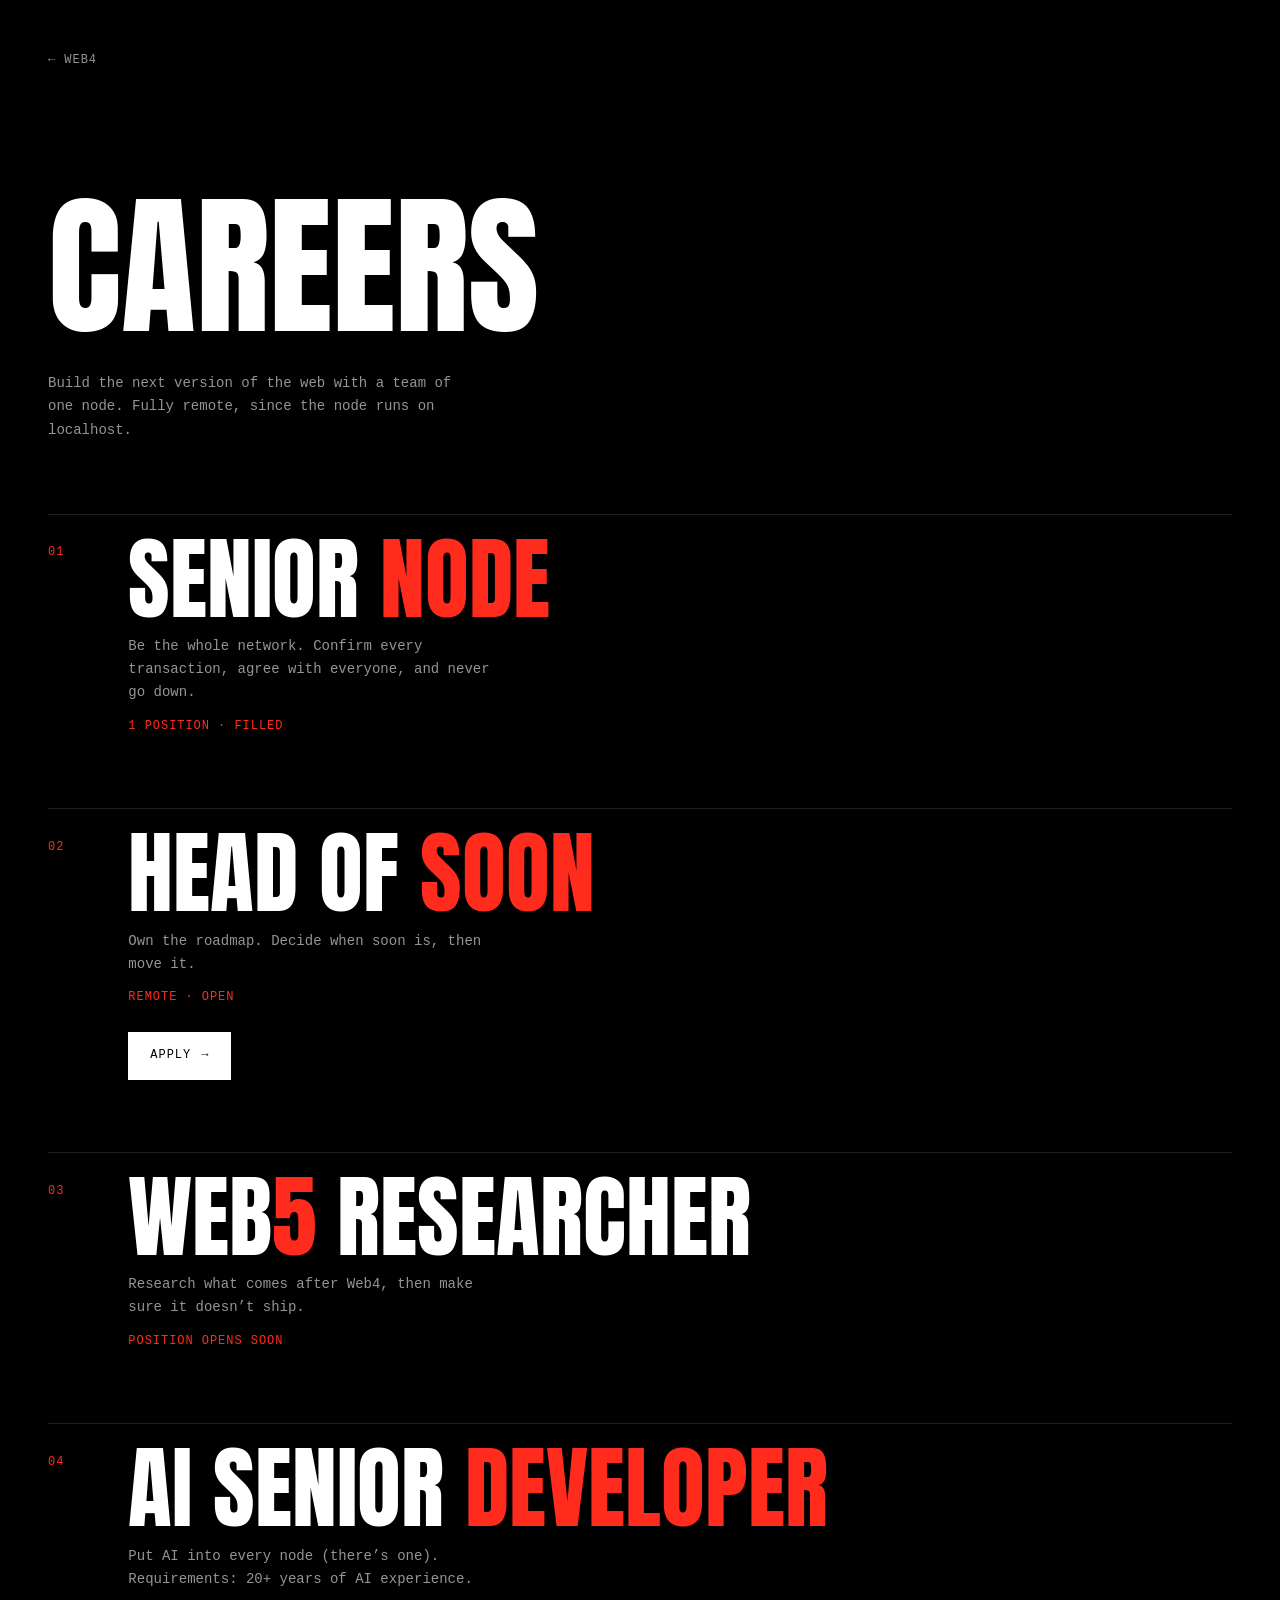
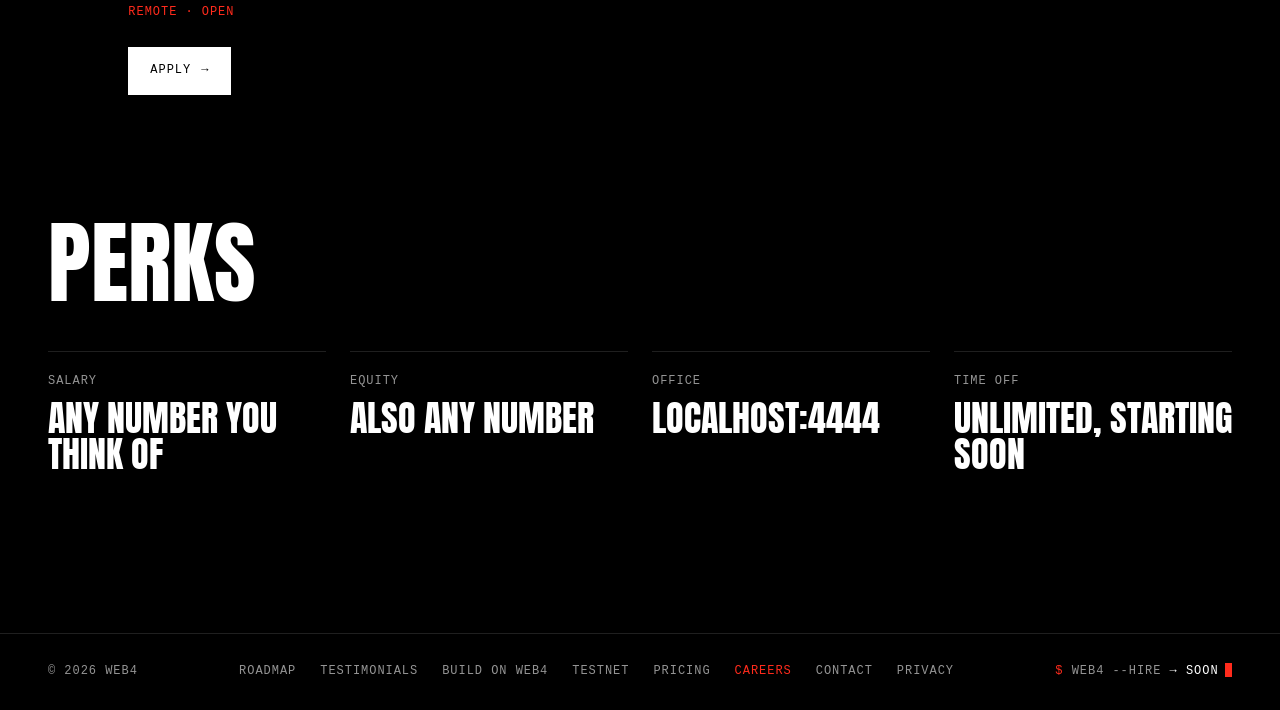
<file: careers.html>
<!doctype html>
<html lang="en">
<head>
  <meta charset="utf-8">
  <meta name="viewport" content="width=device-width, initial-scale=1">
  <title>Careers — Web4</title>
  <meta name="description" content="Work at Web4. Join a team of one node.">
  <meta name="theme-color" content="#000000">
  <meta property="og:type" content="website">
  <meta property="og:title" content="Careers at Web4">
  <meta property="og:description" content="Join a team of one node. Fully remote, on localhost.">
  <meta property="og:url" content="https://web4.rderg.com/careers.html">
  <meta property="og:image" content="https://web4.rderg.com/og-image.png">
  <meta property="og:image:width" content="1200">
  <meta property="og:image:height" content="630">
  <meta property="og:image:alt" content="Web4 — web, supercharged">
  <meta name="twitter:card" content="summary_large_image">
  <link rel="icon" href="favicon.svg" type="image/svg+xml">
  <link rel="icon" href="icon-512.png" type="image/png" sizes="512x512">
  <link rel="apple-touch-icon" href="apple-touch-icon.png">
  <link rel="stylesheet" href="styles.css?v=2">
  <script src="script.js?v=2" defer></script>
</head>
<body>
  <main class="page">
    <a class="back" href="./">← Web4</a>

    <h1 class="section__title reveal">Careers</h1>
    <p class="page__lede reveal">Build the next version of the web with a team of one node. Fully remote, since the node runs on localhost.</p>

    <ul class="list">
      <li class="item reveal">
        <p class="item__num">01</p>
        <div>
          <h2 class="item__title">Senior <span class="accent">Node</span></h2>
          <p class="item__copy">Be the whole network. Confirm every transaction, agree with everyone, and never go down.</p>
          <p class="item__meta">1 position · Filled</p>
        </div>
      </li>

      <li class="item reveal">
        <p class="item__num">02</p>
        <div>
          <h2 class="item__title">Head of <span class="accent">Soon</span></h2>
          <p class="item__copy">Own the roadmap. Decide when soon is, then move it.</p>
          <p class="item__meta">Remote · Open</p>
          <a class="btn" href="contact.html?topic=careers">Apply <span class="btn__arrow" aria-hidden="true">→</span></a>
        </div>
      </li>

      <li class="item reveal">
        <p class="item__num">03</p>
        <div>
          <h2 class="item__title">Web<span class="accent">5</span> Researcher</h2>
          <p class="item__copy">Research what comes after Web4, then make sure it doesn’t ship.</p>
          <p class="item__meta">Position opens soon</p>
        </div>
      </li>

      <li class="item reveal">
        <p class="item__num">04</p>
        <div>
          <h2 class="item__title">AI Senior <span class="accent">Developer</span></h2>
          <p class="item__copy">Put AI into every node (there’s one). Requirements: 20+ years of AI experience.</p>
          <p class="item__meta">Remote · Open</p>
          <a class="btn" href="contact.html?topic=careers">Apply <span class="btn__arrow" aria-hidden="true">→</span></a>
        </div>
      </li>
    </ul>

    <h2 class="page__heading reveal">Perks</h2>
    <dl class="perks reveal">
      <div><dt>Salary</dt><dd>Any number you think of</dd></div>
      <div><dt>Equity</dt><dd>Also any number</dd></div>
      <div><dt>Office</dt><dd>localhost:4444</dd></div>
      <div><dt>Time off</dt><dd>Unlimited, starting soon</dd></div>
    </dl>
  </main>

  <footer class="footer">
    <span>© <span id="year">2026</span> Web4</span>
    <nav class="footer__nav" aria-label="Pages">
      <a href="roadmap.html">Roadmap</a>
      <a href="testimonials.html">Testimonials</a>
      <a href="build.html">Build on Web4</a>
      <a href="testnet.html">Testnet</a>
      <a href="pricing.html">Pricing</a>
      <a href="careers.html" aria-current="page">Careers</a>
      <a href="contact.html">Contact</a>
      <a href="privacy.html">Privacy</a>
    </nav>
    <p class="prompt">
      <span class="prompt__sign" aria-hidden="true">$</span> web4 --hire
      <span class="prompt__out">→ soon</span><span class="cursor" aria-hidden="true"></span>
    </p>
  </footer>
</body>
</html>
</file>
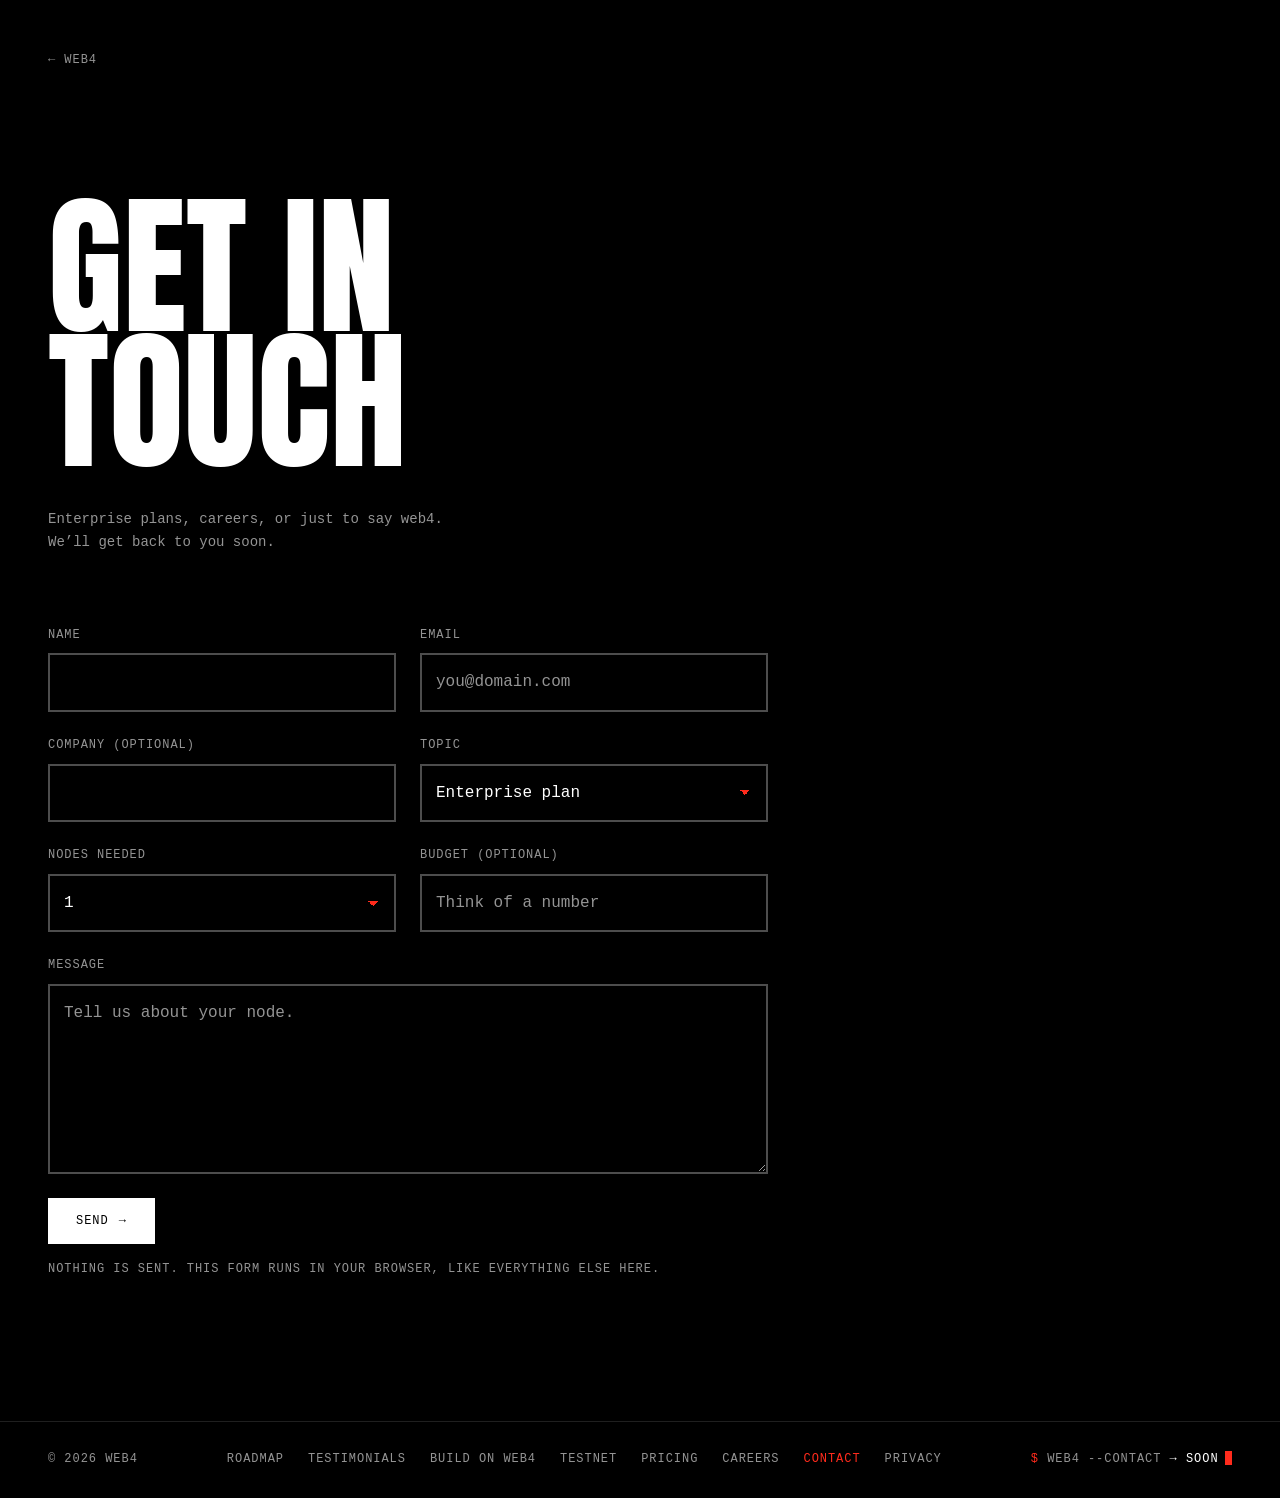
<file: contact.html>
<!doctype html>
<html lang="en">
<head>
  <meta charset="utf-8">
  <meta name="viewport" content="width=device-width, initial-scale=1">
  <title>Get in touch — Web4</title>
  <meta name="description" content="Get in touch with Web4 about Enterprise plans, careers or anything else.">
  <meta name="theme-color" content="#000000">
  <meta property="og:type" content="website">
  <meta property="og:title" content="Get in touch with Web4">
  <meta property="og:description" content="Enterprise plans, careers or anything else. We’ll get back to you soon.">
  <meta property="og:url" content="https://web4.rderg.com/contact.html">
  <meta property="og:image" content="https://web4.rderg.com/og-image.png">
  <meta property="og:image:width" content="1200">
  <meta property="og:image:height" content="630">
  <meta property="og:image:alt" content="Web4 — web, supercharged">
  <meta name="twitter:card" content="summary_large_image">
  <link rel="icon" href="favicon.svg" type="image/svg+xml">
  <link rel="icon" href="icon-512.png" type="image/png" sizes="512x512">
  <link rel="apple-touch-icon" href="apple-touch-icon.png">
  <link rel="stylesheet" href="styles.css?v=2">
  <script src="script.js?v=2" defer></script>
</head>
<body>
  <main class="page">
    <a class="back" href="./">← Web4</a>

    <h1 class="section__title reveal">Get in<br>touch</h1>
    <p class="page__lede reveal">Enterprise plans, careers, or just to say web4. We’ll get back to you soon.</p>

    <div class="contact reveal">
      <!-- Client-side only, like the sign-up form: no field has a name attribute and
           submit is intercepted in script.js, so nothing typed here leaves the browser. -->
      <form class="form" id="contact-form" novalidate>
        <div class="form__row">
          <label class="form__label" for="contact-name">Name</label>
          <input id="contact-name" type="text" autocomplete="name" aria-describedby="contact-name-msg" required>
          <p class="field__msg" id="contact-name-msg" aria-live="polite"></p>
        </div>

        <div class="form__row">
          <label class="form__label" for="contact-email">Email</label>
          <input id="contact-email" type="email" autocomplete="email" placeholder="you@domain.com"
                 spellcheck="false" autocapitalize="off" aria-describedby="contact-email-msg" required>
          <p class="field__msg" id="contact-email-msg" aria-live="polite"></p>
        </div>

        <div class="form__row">
          <label class="form__label" for="contact-company">Company (optional)</label>
          <input id="contact-company" type="text" autocomplete="organization">
        </div>

        <div class="form__row">
          <label class="form__label" for="contact-topic">Topic</label>
          <select id="contact-topic">
            <option value="enterprise">Enterprise plan</option>
            <option value="careers">Careers</option>
            <option value="press">Press</option>
            <option value="other">Something else</option>
          </select>
        </div>

        <div class="form__row">
          <label class="form__label" for="contact-nodes">Nodes needed</label>
          <select id="contact-nodes">
            <option>1</option>
          </select>
        </div>

        <div class="form__row">
          <label class="form__label" for="contact-budget">Budget (optional)</label>
          <input id="contact-budget" type="text" inputmode="numeric" placeholder="Think of a number">
        </div>

        <div class="form__row form__row--full">
          <label class="form__label" for="contact-message">Message</label>
          <textarea id="contact-message" rows="6" placeholder="Tell us about your node."
                    aria-describedby="contact-message-msg" required></textarea>
          <p class="field__msg" id="contact-message-msg" aria-live="polite"></p>
        </div>

        <button class="btn" type="submit">Send <span class="btn__arrow" aria-hidden="true">→</span></button>
        <p class="form__note">Nothing is sent. This form runs in your browser, like everything else here.</p>
      </form>

      <div class="done" id="contact-done" tabindex="-1" hidden>
        <p class="done__line"><span class="done__ok">OK</span><span class="done__email" id="contact-done-email"></span></p>
        <p class="done__title">We’ll get back to you soon.</p>
        <p class="done__note">Nothing left your browser. There’s nowhere to put it.</p>
      </div>
    </div>
  </main>

  <footer class="footer">
    <span>© <span id="year">2026</span> Web4</span>
    <nav class="footer__nav" aria-label="Pages">
      <a href="roadmap.html">Roadmap</a>
      <a href="testimonials.html">Testimonials</a>
      <a href="build.html">Build on Web4</a>
      <a href="testnet.html">Testnet</a>
      <a href="pricing.html">Pricing</a>
      <a href="careers.html">Careers</a>
      <a href="contact.html" aria-current="page">Contact</a>
      <a href="privacy.html">Privacy</a>
    </nav>
    <p class="prompt">
      <span class="prompt__sign" aria-hidden="true">$</span> web4 --contact
      <span class="prompt__out">→ soon</span><span class="cursor" aria-hidden="true"></span>
    </p>
  </footer>
</body>
</html>
</file>
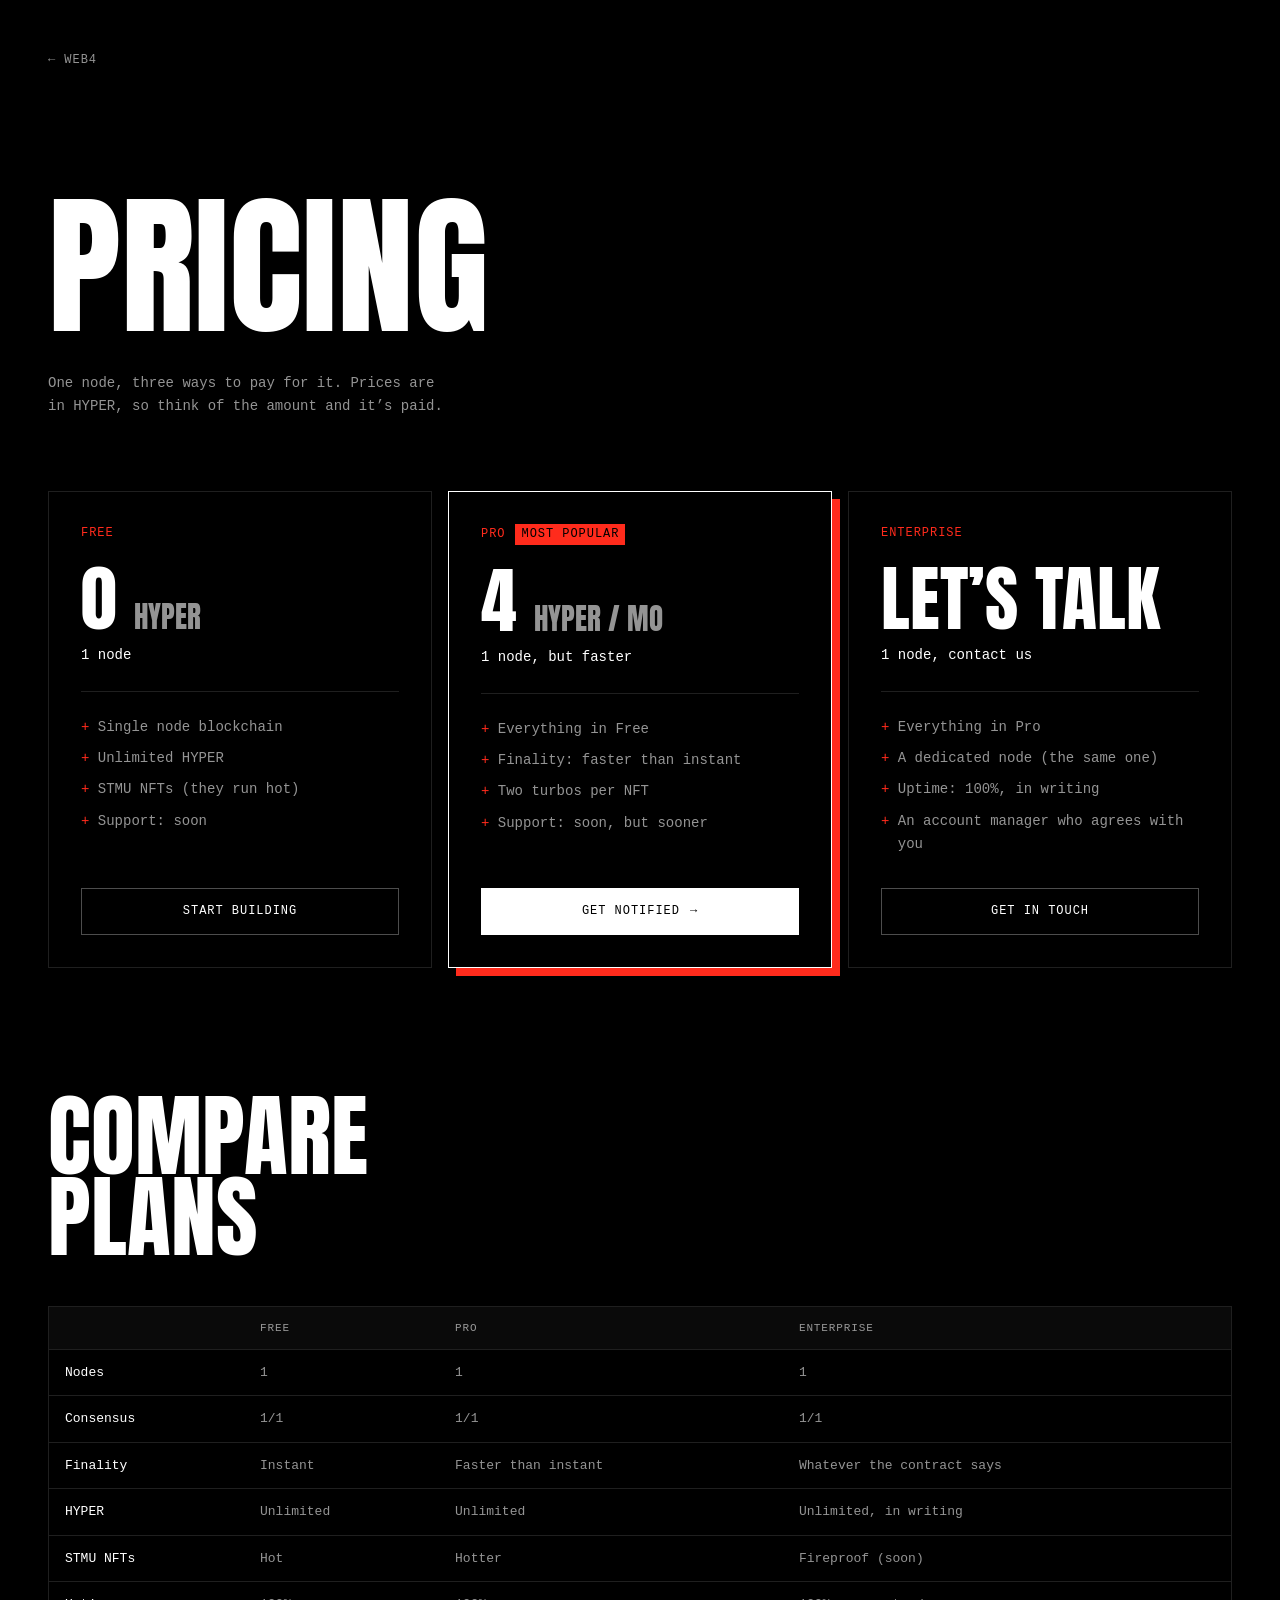
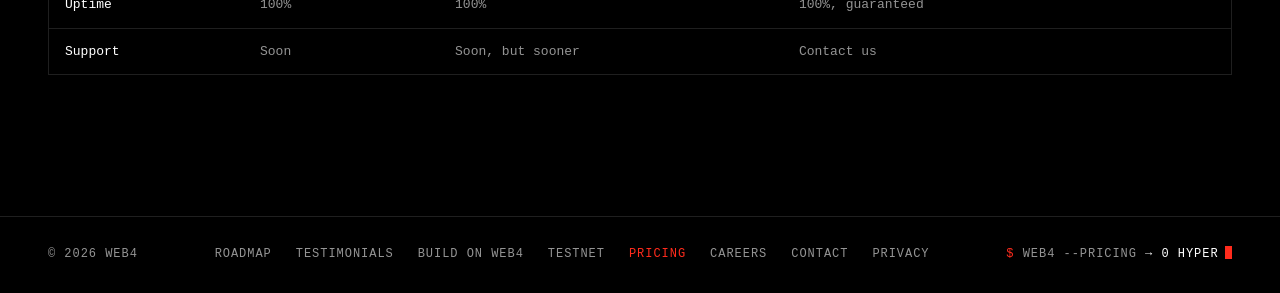
<file: pricing.html>
<!doctype html>
<html lang="en">
<head>
  <meta charset="utf-8">
  <meta name="viewport" content="width=device-width, initial-scale=1">
  <title>Pricing — Web4</title>
  <meta name="description" content="Web4 pricing. Three plans, one node.">
  <meta name="theme-color" content="#000000">
  <meta property="og:type" content="website">
  <meta property="og:title" content="Web4 pricing">
  <meta property="og:description" content="Three plans, one node. Prices in HYPER.">
  <meta property="og:url" content="https://web4.rderg.com/pricing.html">
  <meta property="og:image" content="https://web4.rderg.com/og-image.png">
  <meta property="og:image:width" content="1200">
  <meta property="og:image:height" content="630">
  <meta property="og:image:alt" content="Web4 — web, supercharged">
  <meta name="twitter:card" content="summary_large_image">
  <link rel="icon" href="favicon.svg" type="image/svg+xml">
  <link rel="icon" href="icon-512.png" type="image/png" sizes="512x512">
  <link rel="apple-touch-icon" href="apple-touch-icon.png">
  <link rel="stylesheet" href="styles.css?v=2">
  <script src="script.js?v=2" defer></script>
</head>
<body>
  <main class="page">
    <a class="back" href="./">← Web4</a>

    <h1 class="section__title reveal">Pricing</h1>
    <p class="page__lede reveal">One node, three ways to pay for it. Prices are in HYPER, so think of the amount and it’s paid.</p>

    <div class="plans">
      <article class="plan reveal">
        <h2 class="plan__name">Free</h2>
        <p class="plan__price">0 <small>HYPER</small></p>
        <p class="plan__tagline">1 node</p>
        <ul class="plan__list">
          <li>Single node blockchain</li>
          <li>Unlimited HYPER</li>
          <li>STMU NFTs (they run hot)</li>
          <li>Support: soon</li>
        </ul>
        <a class="btn btn--ghost" href="build.html#quickstart">Start building</a>
      </article>

      <article class="plan plan--featured reveal">
        <h2 class="plan__name">Pro <span class="plan__badge">Most popular</span></h2>
        <p class="plan__price">4 <small>HYPER / mo</small></p>
        <p class="plan__tagline">1 node, but faster</p>
        <ul class="plan__list">
          <li>Everything in Free</li>
          <li>Finality: faster than instant</li>
          <li>Two turbos per NFT</li>
          <li>Support: soon, but sooner</li>
        </ul>
        <a class="btn" href="./#updates">Get notified <span class="btn__arrow" aria-hidden="true">→</span></a>
      </article>

      <article class="plan reveal">
        <h2 class="plan__name">Enterprise</h2>
        <p class="plan__price">Let’s talk</p>
        <p class="plan__tagline">1 node, contact us</p>
        <ul class="plan__list">
          <li>Everything in Pro</li>
          <li>A dedicated node (the same one)</li>
          <li>Uptime: 100%, in writing</li>
          <li>An account manager who agrees with you</li>
        </ul>
        <a class="btn btn--ghost" href="contact.html?topic=enterprise">Get in touch</a>
      </article>
    </div>

    <h2 class="page__heading reveal">Compare<br>plans</h2>
    <div class="table-wrap table-wrap--stack reveal">
      <table>
        <thead><tr><th scope="col"></th><th scope="col">Free</th><th scope="col">Pro</th><th scope="col">Enterprise</th></tr></thead>
        <tbody>
          <tr><td>Nodes</td><td data-label="Free">1</td><td data-label="Pro">1</td><td data-label="Enterprise">1</td></tr>
          <tr><td>Consensus</td><td data-label="Free">1/1</td><td data-label="Pro">1/1</td><td data-label="Enterprise">1/1</td></tr>
          <tr><td>Finality</td><td data-label="Free">Instant</td><td data-label="Pro">Faster than instant</td><td data-label="Enterprise">Whatever the contract says</td></tr>
          <tr><td>HYPER</td><td data-label="Free">Unlimited</td><td data-label="Pro">Unlimited</td><td data-label="Enterprise">Unlimited, in writing</td></tr>
          <tr><td>STMU NFTs</td><td data-label="Free">Hot</td><td data-label="Pro">Hotter</td><td data-label="Enterprise">Fireproof (soon)</td></tr>
          <tr><td>Uptime</td><td data-label="Free">100%</td><td data-label="Pro">100%</td><td data-label="Enterprise">100%, guaranteed</td></tr>
          <tr><td>Support</td><td data-label="Free">Soon</td><td data-label="Pro">Soon, but sooner</td><td data-label="Enterprise">Contact us</td></tr>
        </tbody>
      </table>
    </div>
  </main>

  <footer class="footer">
    <span>© <span id="year">2026</span> Web4</span>
    <nav class="footer__nav" aria-label="Pages">
      <a href="roadmap.html">Roadmap</a>
      <a href="testimonials.html">Testimonials</a>
      <a href="build.html">Build on Web4</a>
      <a href="testnet.html">Testnet</a>
      <a href="pricing.html" aria-current="page">Pricing</a>
      <a href="careers.html">Careers</a>
      <a href="contact.html">Contact</a>
      <a href="privacy.html">Privacy</a>
    </nav>
    <p class="prompt">
      <span class="prompt__sign" aria-hidden="true">$</span> web4 --pricing
      <span class="prompt__out">→ 0 HYPER</span><span class="cursor" aria-hidden="true"></span>
    </p>
  </footer>
</body>
</html>
</file>
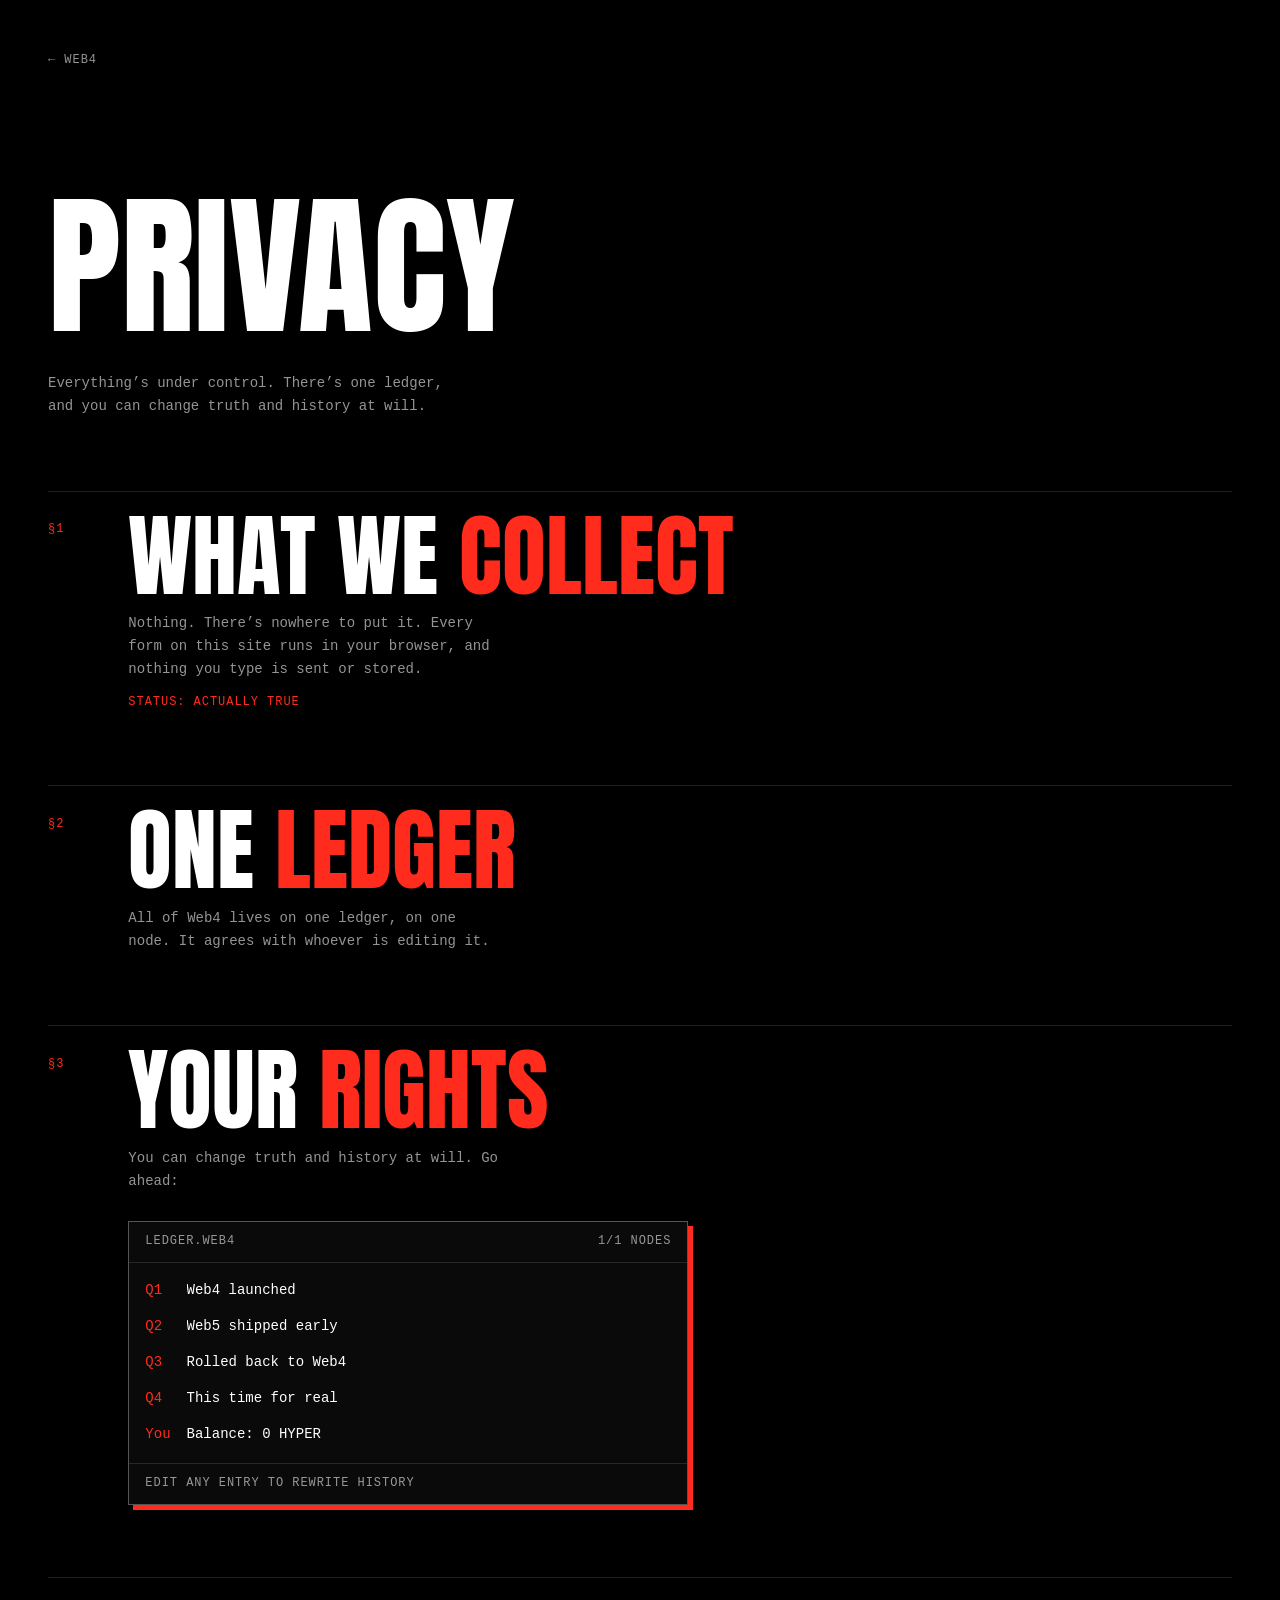
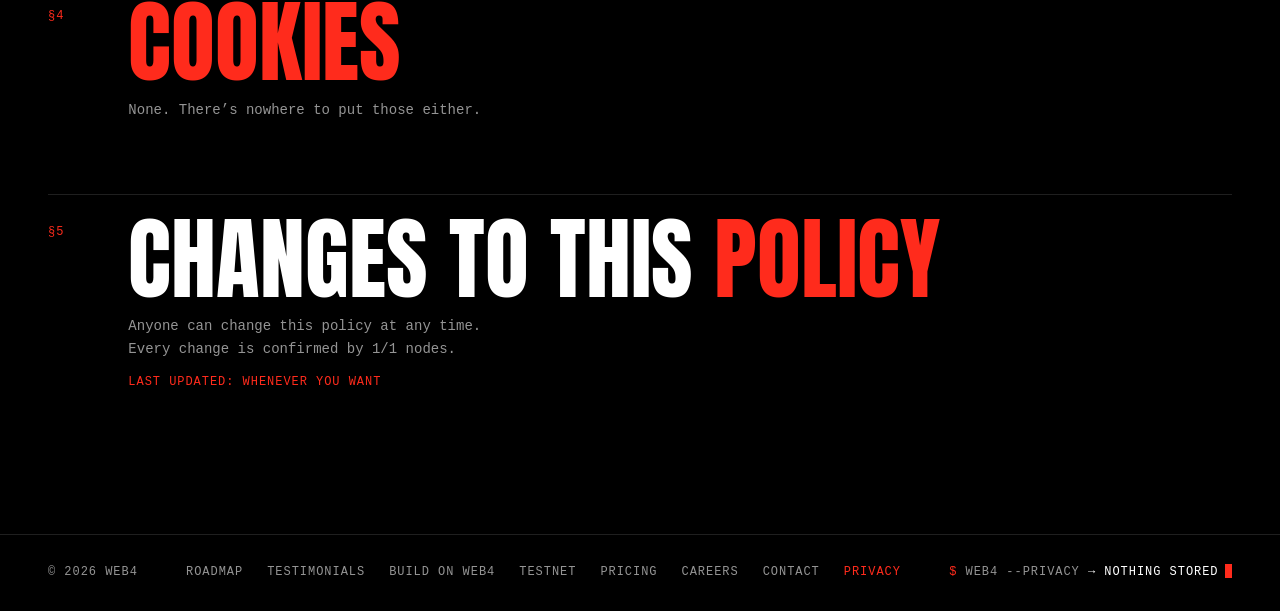
<file: privacy.html>
<!doctype html>
<html lang="en">
<head>
  <meta charset="utf-8">
  <meta name="viewport" content="width=device-width, initial-scale=1">
  <title>Privacy — Web4</title>
  <meta name="description" content="The Web4 privacy policy. We collect nothing. There’s nowhere to put it.">
  <meta name="theme-color" content="#000000">
  <meta property="og:type" content="website">
  <meta property="og:title" content="Web4 privacy policy">
  <meta property="og:description" content="Everything’s under control. There’s one ledger, and you can change truth and history at will.">
  <meta property="og:url" content="https://web4.rderg.com/privacy.html">
  <meta property="og:image" content="https://web4.rderg.com/og-image.png">
  <meta property="og:image:width" content="1200">
  <meta property="og:image:height" content="630">
  <meta property="og:image:alt" content="Web4 — web, supercharged">
  <meta name="twitter:card" content="summary_large_image">
  <link rel="icon" href="favicon.svg" type="image/svg+xml">
  <link rel="icon" href="icon-512.png" type="image/png" sizes="512x512">
  <link rel="apple-touch-icon" href="apple-touch-icon.png">
  <link rel="stylesheet" href="styles.css?v=2">
  <script src="script.js?v=2" defer></script>
</head>
<body>
  <main class="page">
    <a class="back" href="./">← Web4</a>

    <h1 class="section__title reveal">Privacy</h1>
    <p class="page__lede reveal">Everything’s under control. There’s one ledger, and you can change truth and history at will.</p>

    <ol class="list">
      <li class="item reveal">
        <p class="item__num">§1</p>
        <div>
          <h2 class="item__title">What we <span class="accent">collect</span></h2>
          <p class="item__copy">
            Nothing. There’s nowhere to put it. Every form on this site runs in your browser,
            and nothing you type is sent or stored.
          </p>
          <p class="item__meta">Status: actually true</p>
        </div>
      </li>

      <li class="item reveal">
        <p class="item__num">§2</p>
        <div>
          <h2 class="item__title">One <span class="accent">ledger</span></h2>
          <p class="item__copy">All of Web4 lives on one ledger, on one node. It agrees with whoever is editing it.</p>
        </div>
      </li>

      <li class="item reveal">
        <p class="item__num">§3</p>
        <div>
          <h2 class="item__title">Your <span class="accent">rights</span></h2>
          <p class="item__copy">You can change truth and history at will. Go ahead:</p>

          <div class="ledger" id="ledger">
            <p class="ledger__head"><span>ledger.web4</span><span>1/1 nodes</span></p>
            <ol class="ledger__rows">
              <li><span class="ledger__key" aria-hidden="true">Q1</span><input type="text" value="Web4 launched" aria-label="Q1" maxlength="60" autocomplete="off" spellcheck="false"></li>
              <li><span class="ledger__key" aria-hidden="true">Q2</span><input type="text" value="Web5 shipped early" aria-label="Q2" maxlength="60" autocomplete="off" spellcheck="false"></li>
              <li><span class="ledger__key" aria-hidden="true">Q3</span><input type="text" value="Rolled back to Web4" aria-label="Q3" maxlength="60" autocomplete="off" spellcheck="false"></li>
              <li><span class="ledger__key" aria-hidden="true">Q4</span><input type="text" value="This time for real" aria-label="Q4" maxlength="60" autocomplete="off" spellcheck="false"></li>
              <li><span class="ledger__key" aria-hidden="true">You</span><input type="text" value="Balance: 0 HYPER" aria-label="Your balance" maxlength="60" autocomplete="off" spellcheck="false"></li>
            </ol>
            <p class="ledger__msg" id="ledger-msg" aria-live="polite">Edit any entry to rewrite history</p>
          </div>
        </div>
      </li>

      <li class="item reveal">
        <p class="item__num">§4</p>
        <div>
          <h2 class="item__title"><span class="accent">Cookies</span></h2>
          <p class="item__copy">None. There’s nowhere to put those either.</p>
        </div>
      </li>

      <li class="item reveal">
        <p class="item__num">§5</p>
        <div>
          <h2 class="item__title">Changes to this <span class="accent">policy</span></h2>
          <p class="item__copy">Anyone can change this policy at any time. Every change is confirmed by 1/1 nodes.</p>
          <p class="item__meta">Last updated: whenever you want</p>
        </div>
      </li>
    </ol>
  </main>

  <footer class="footer">
    <span>© <span id="year">2026</span> Web4</span>
    <nav class="footer__nav" aria-label="Pages">
      <a href="roadmap.html">Roadmap</a>
      <a href="testimonials.html">Testimonials</a>
      <a href="build.html">Build on Web4</a>
      <a href="testnet.html">Testnet</a>
      <a href="pricing.html">Pricing</a>
      <a href="careers.html">Careers</a>
      <a href="contact.html">Contact</a>
      <a href="privacy.html" aria-current="page">Privacy</a>
    </nav>
    <p class="prompt">
      <span class="prompt__sign" aria-hidden="true">$</span> web4 --privacy
      <span class="prompt__out">→ nothing stored</span><span class="cursor" aria-hidden="true"></span>
    </p>
  </footer>
</body>
</html>
</file>
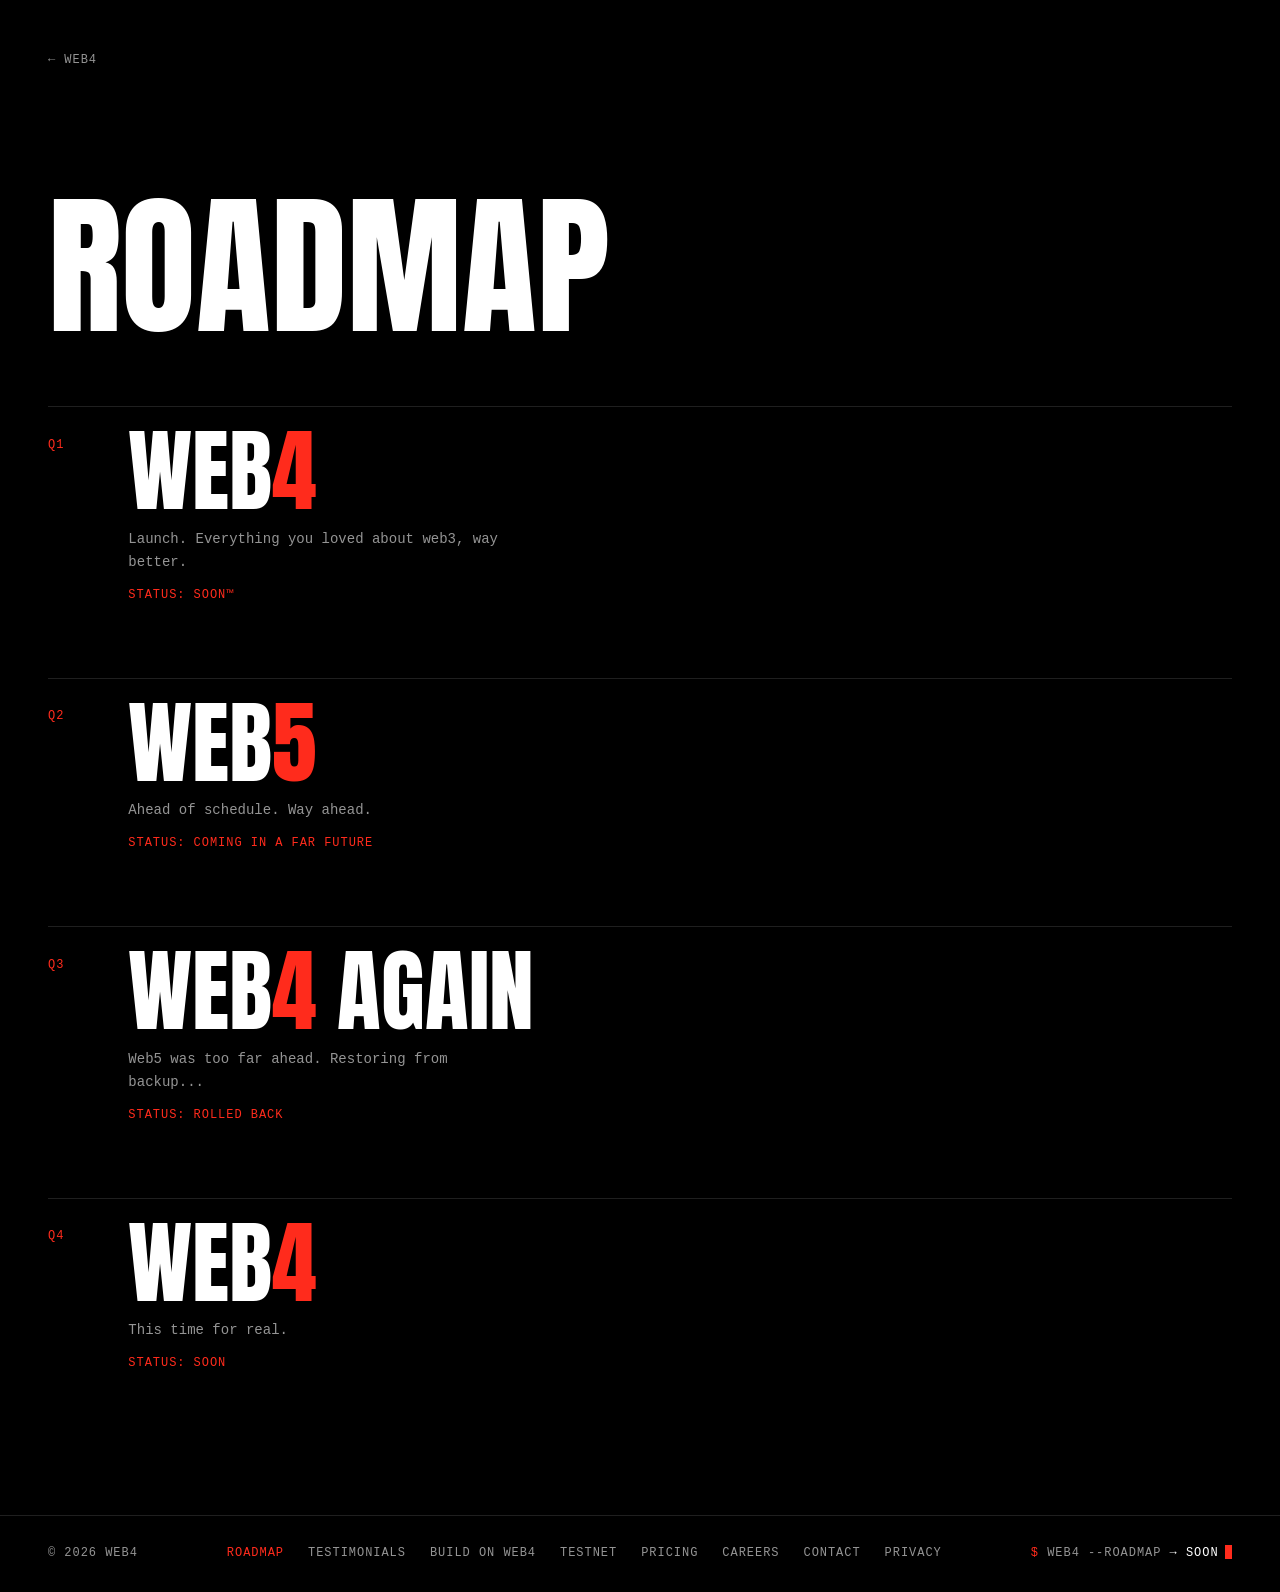
<file: roadmap.html>
<!doctype html>
<html lang="en">
<head>
  <meta charset="utf-8">
  <meta name="viewport" content="width=device-width, initial-scale=1">
  <title>Roadmap — Web4</title>
  <meta name="description" content="The Web4 roadmap. Subject to change, mostly backwards.">
  <meta name="theme-color" content="#000000">
  <meta property="og:type" content="website">
  <meta property="og:title" content="Web4 roadmap">
  <meta property="og:url" content="https://web4.rderg.com/roadmap.html">
  <meta property="og:image" content="https://web4.rderg.com/og-image.png">
  <meta property="og:image:width" content="1200">
  <meta property="og:image:height" content="630">
  <meta property="og:image:alt" content="Web4 — web, supercharged">
  <meta name="twitter:card" content="summary_large_image">
  <link rel="icon" href="favicon.svg" type="image/svg+xml">
  <link rel="icon" href="icon-512.png" type="image/png" sizes="512x512">
  <link rel="apple-touch-icon" href="apple-touch-icon.png">
  <link rel="stylesheet" href="styles.css?v=2">
  <script src="script.js?v=2" defer></script>
</head>
<body>
  <main class="page">
    <a class="back" href="./">← Web4</a>

    <h1 class="section__title reveal">Roadmap</h1>

    <ol class="list">
      <li class="item reveal">
        <p class="item__num">Q1</p>
        <div>
          <h2 class="item__title">Web<span class="accent">4</span></h2>
          <p class="item__copy">Launch. Everything you loved about web3, way better.</p>
          <p class="item__meta">Status: soon™</p>
        </div>
      </li>

      <li class="item reveal">
        <p class="item__num">Q2</p>
        <div>
          <h2 class="item__title">Web<span class="accent">5</span></h2>
          <p class="item__copy">Ahead of schedule. Way ahead.</p>
          <p class="item__meta">Status: coming in a far future</p>
        </div>
      </li>

      <li class="item reveal">
        <p class="item__num">Q3</p>
        <div>
          <h2 class="item__title">Web<span class="accent">4</span> again</h2>
          <p class="item__copy">Web5 was too far ahead. Restoring from backup...</p>
          <p class="item__meta">Status: rolled back</p>
        </div>
      </li>

      <li class="item reveal">
        <p class="item__num">Q4</p>
        <div>
          <h2 class="item__title">Web<span class="accent">4</span></h2>
          <p class="item__copy">This time for real.</p>
          <p class="item__meta">Status: soon</p>
        </div>
      </li>
    </ol>
  </main>

  <footer class="footer">
    <span>© <span id="year">2026</span> Web4</span>
    <nav class="footer__nav" aria-label="Pages">
      <a href="roadmap.html" aria-current="page">Roadmap</a>
      <a href="testimonials.html">Testimonials</a>
      <a href="build.html">Build on Web4</a>
      <a href="testnet.html">Testnet</a>
      <a href="pricing.html">Pricing</a>
      <a href="careers.html">Careers</a>
      <a href="contact.html">Contact</a>
      <a href="privacy.html">Privacy</a>
    </nav>
    <p class="prompt">
      <span class="prompt__sign" aria-hidden="true">$</span> web4 --roadmap
      <span class="prompt__out">→ soon</span><span class="cursor" aria-hidden="true"></span>
    </p>
  </footer>
</body>
</html>
</file>
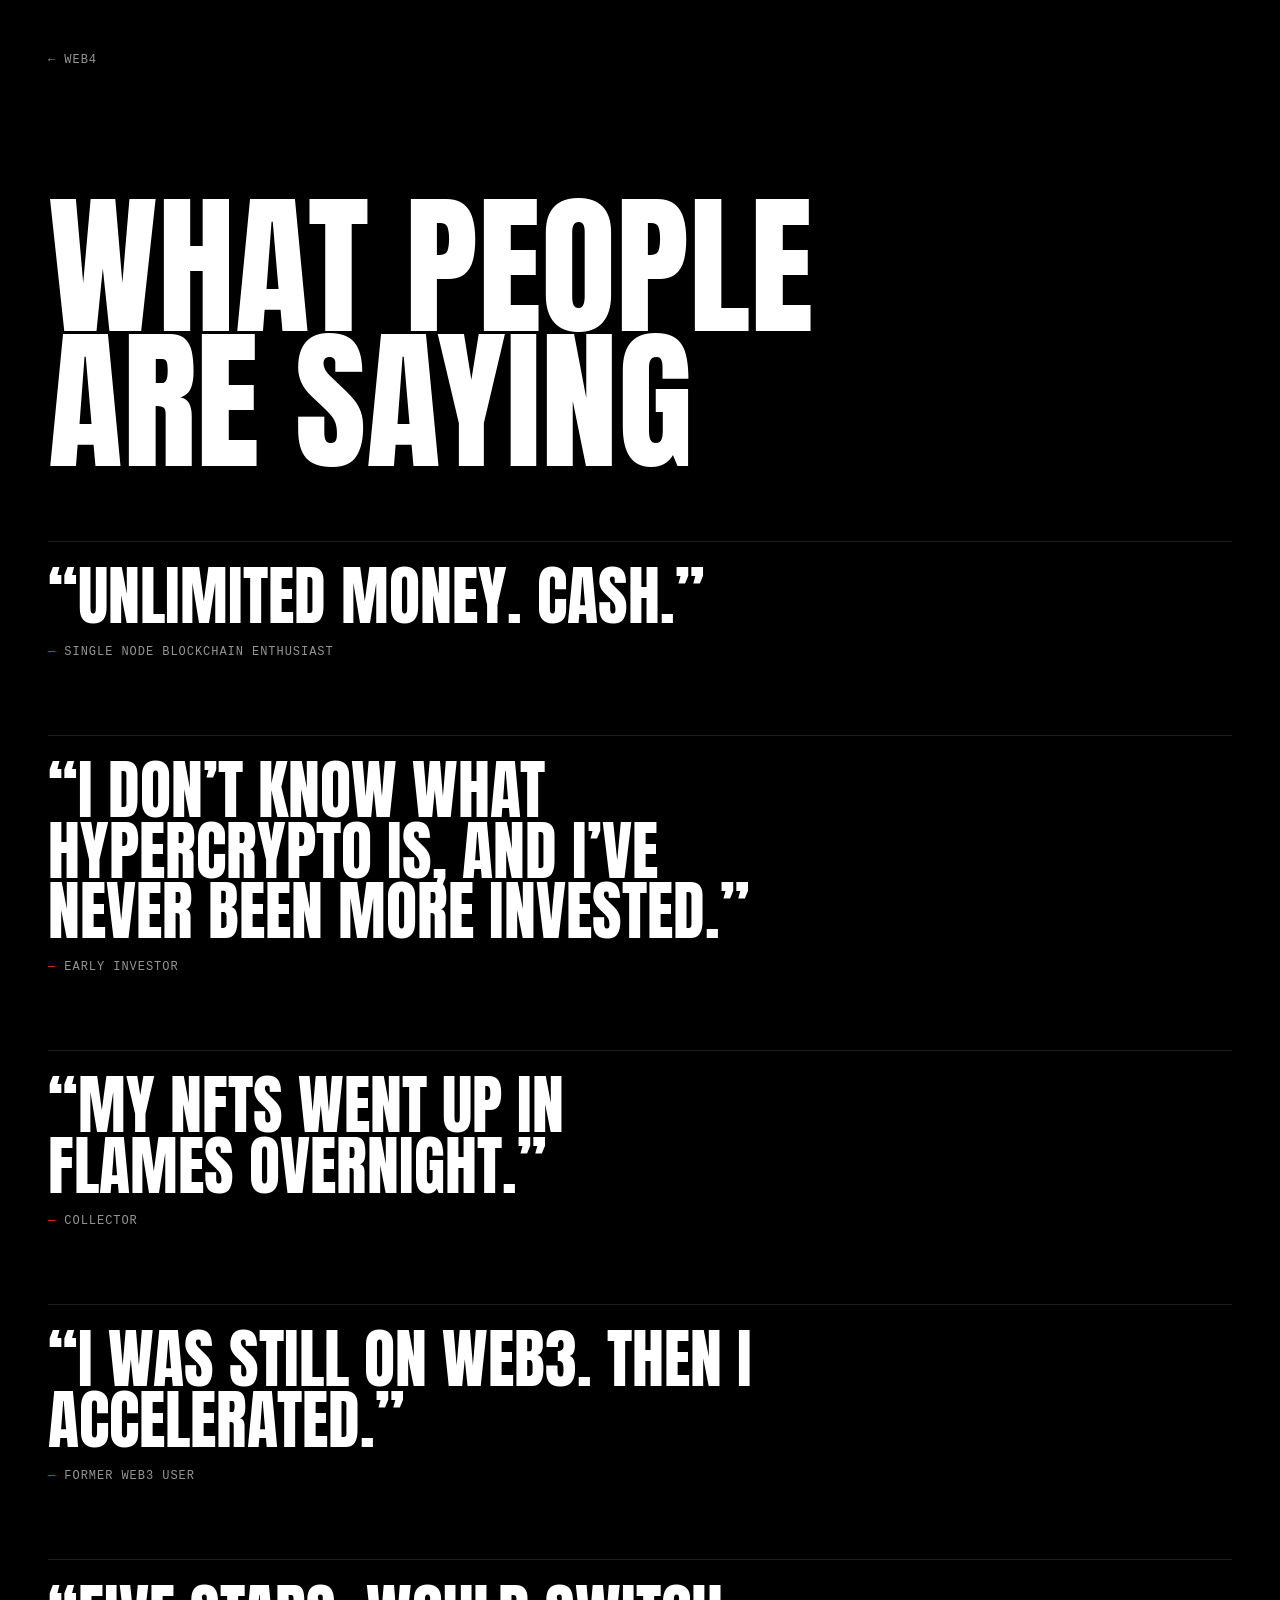
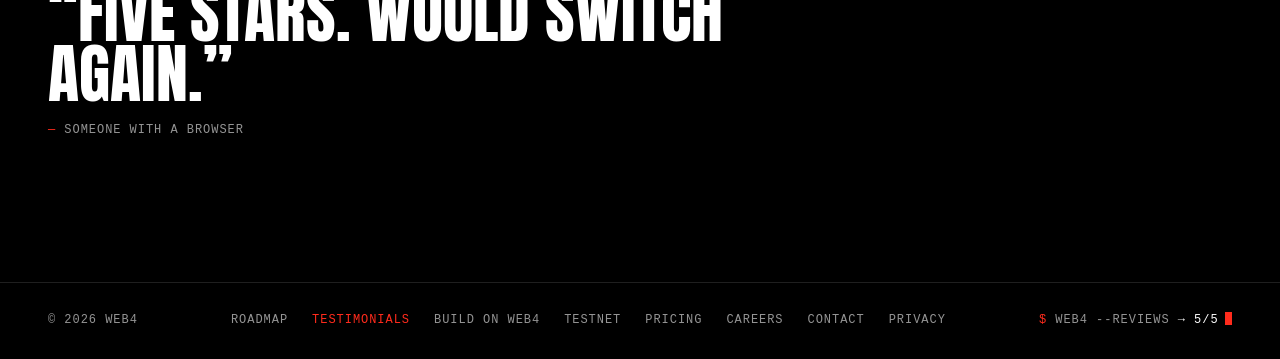
<file: testimonials.html>
<!doctype html>
<html lang="en">
<head>
  <meta charset="utf-8">
  <meta name="viewport" content="width=device-width, initial-scale=1">
  <title>Testimonials — Web4</title>
  <meta name="description" content="What people are saying about Web4.">
  <meta name="theme-color" content="#000000">
  <meta property="og:type" content="website">
  <meta property="og:title" content="What people are saying about Web4">
  <meta property="og:url" content="https://web4.rderg.com/testimonials.html">
  <meta property="og:image" content="https://web4.rderg.com/og-image.png">
  <meta property="og:image:width" content="1200">
  <meta property="og:image:height" content="630">
  <meta property="og:image:alt" content="Web4 — web, supercharged">
  <meta name="twitter:card" content="summary_large_image">
  <link rel="icon" href="favicon.svg" type="image/svg+xml">
  <link rel="icon" href="icon-512.png" type="image/png" sizes="512x512">
  <link rel="apple-touch-icon" href="apple-touch-icon.png">
  <link rel="stylesheet" href="styles.css?v=2">
  <script src="script.js?v=2" defer></script>
</head>
<body>
  <main class="page">
    <a class="back" href="./">← Web4</a>

    <h1 class="section__title reveal">What people<br>are saying</h1>

    <figure class="quote reveal">
      <blockquote class="quote__text">“Unlimited money. cash.”</blockquote>
      <figcaption class="quote__by">Single Node Blockchain enthusiast</figcaption>
    </figure>

    <figure class="quote reveal">
      <blockquote class="quote__text">“I don’t know what Hypercrypto is, and I’ve never been more invested.”</blockquote>
      <figcaption class="quote__by">Early investor</figcaption>
    </figure>

    <figure class="quote reveal">
      <blockquote class="quote__text">“My NFTs went up in flames overnight.”</blockquote>
      <figcaption class="quote__by">Collector</figcaption>
    </figure>

    <figure class="quote reveal">
      <blockquote class="quote__text">“I was still on web3. Then I accelerated.”</blockquote>
      <figcaption class="quote__by">Former web3 user</figcaption>
    </figure>

    <figure class="quote reveal">
      <blockquote class="quote__text">“Five stars. Would switch again.”</blockquote>
      <figcaption class="quote__by">Someone with a browser</figcaption>
    </figure>
  </main>

  <footer class="footer">
    <span>© <span id="year">2026</span> Web4</span>
    <nav class="footer__nav" aria-label="Pages">
      <a href="roadmap.html">Roadmap</a>
      <a href="testimonials.html" aria-current="page">Testimonials</a>
      <a href="build.html">Build on Web4</a>
      <a href="testnet.html">Testnet</a>
      <a href="pricing.html">Pricing</a>
      <a href="careers.html">Careers</a>
      <a href="contact.html">Contact</a>
      <a href="privacy.html">Privacy</a>
    </nav>
    <p class="prompt">
      <span class="prompt__sign" aria-hidden="true">$</span> web4 --reviews
      <span class="prompt__out">→ 5/5</span><span class="cursor" aria-hidden="true"></span>
    </p>
  </footer>
</body>
</html>
</file>
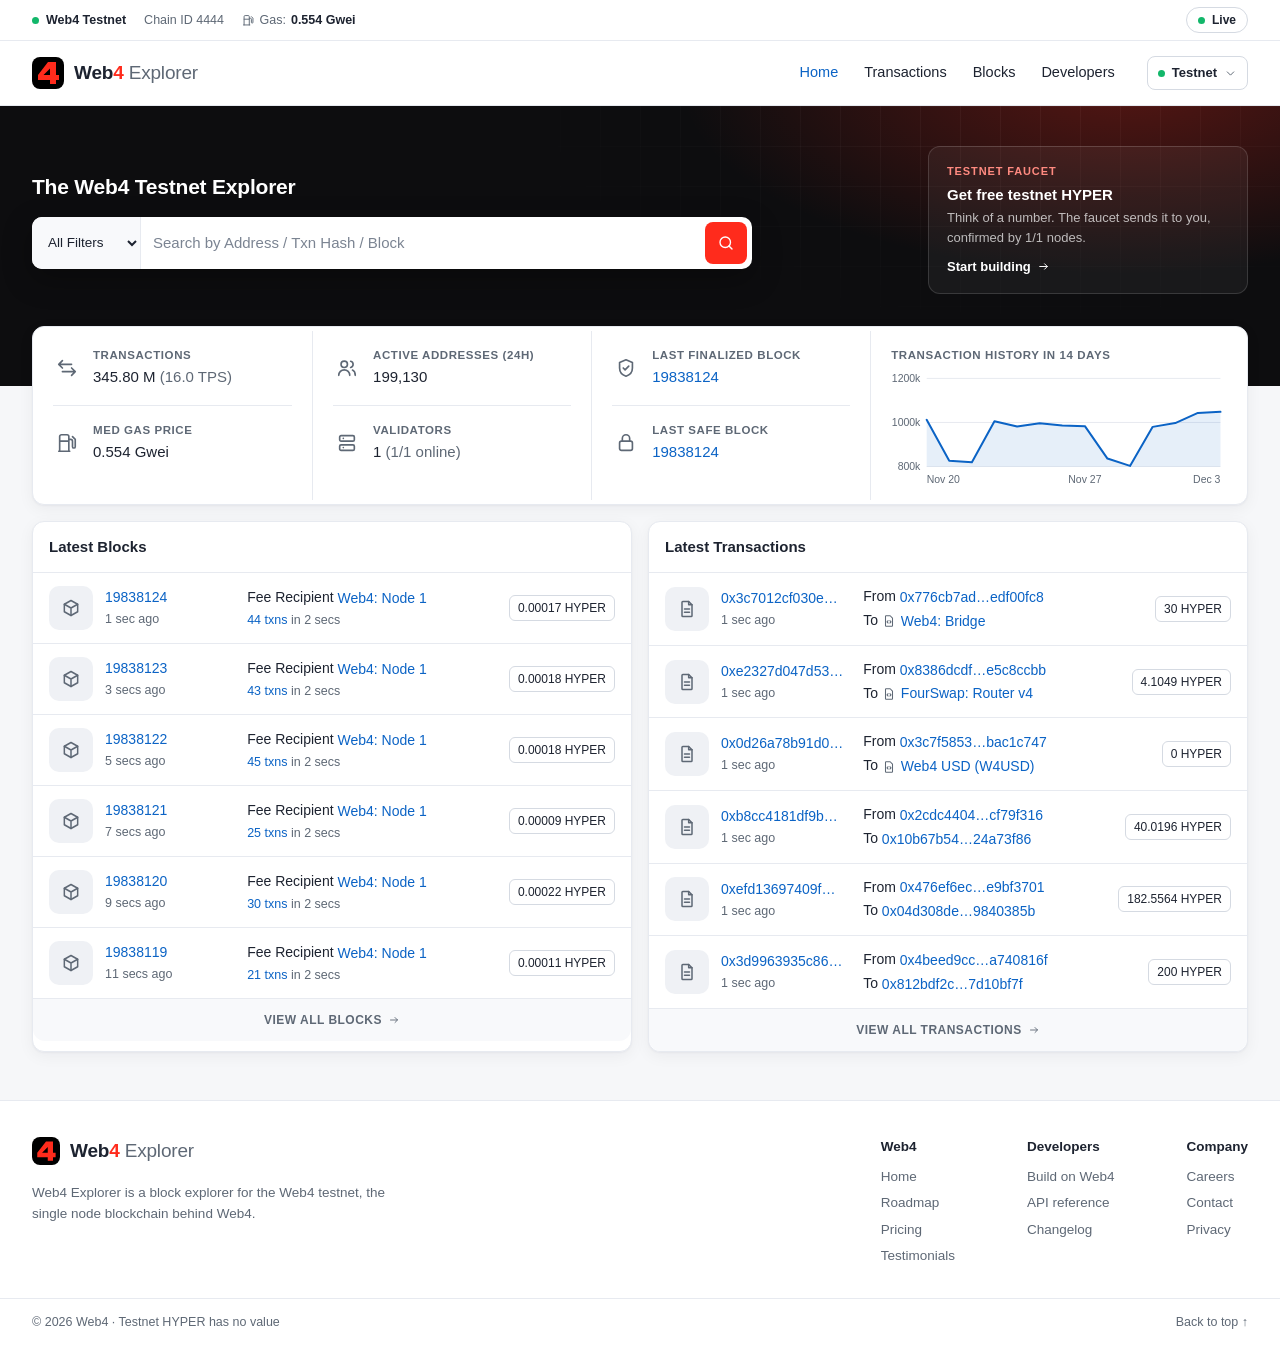
<file: testnet.html>
<!doctype html>
<html lang="en">
<head>
  <meta charset="utf-8">
  <meta name="viewport" content="width=device-width, initial-scale=1">
  <title>Web4 Testnet Explorer</title>
  <meta name="description" content="Explore blocks, transactions and addresses on the Web4 testnet.">
  <meta name="theme-color" content="#ffffff">
  <meta property="og:type" content="website">
  <meta property="og:title" content="Web4 Testnet Explorer">
  <meta property="og:description" content="Blocks, transactions and addresses on the Web4 testnet, live.">
  <meta property="og:url" content="https://web4.rderg.com/testnet.html">
  <meta property="og:image" content="https://web4.rderg.com/og-image.png">
  <meta property="og:image:width" content="1200">
  <meta property="og:image:height" content="630">
  <meta property="og:image:alt" content="Web4 — web, supercharged">
  <meta name="twitter:card" content="summary_large_image">
  <link rel="icon" href="favicon.svg" type="image/svg+xml">
  <link rel="icon" href="icon-512.png" type="image/png" sizes="512x512">
  <link rel="apple-touch-icon" href="apple-touch-icon.png">
  <link rel="stylesheet" href="testnet.css?v=1">
  <script src="testnet.js?v=1" defer></script>
</head>
<body class="is-home">
  <header class="header">
    <div class="strip">
      <div class="wrap strip__inner">
        <span class="strip__net"><span class="strip__dot" aria-hidden="true"></span>Web4 Testnet</span>
        <span class="strip__item strip__item--wide">Chain ID 4444</span>
        <span class="strip__item">
          <svg class="ico" viewBox="0 0 24 24" aria-hidden="true"><path d="M4 21V5a2 2 0 0 1 2-2h6a2 2 0 0 1 2 2v16M3 21h12M4 10h10M14 8h2a2 2 0 0 1 2 2v6a1.5 1.5 0 0 0 3 0V8l-3-3"/></svg>
          Gas: <b id="gas">—</b>
        </span>
        <button class="live" id="live" type="button" aria-pressed="true" title="Pause live updates">
          <span class="live__dot" aria-hidden="true"></span><span id="live-label">Live</span>
        </button>
      </div>
    </div>

    <div class="header__main">
      <div class="wrap bar">
        <a class="brand" href="#/" aria-label="Web4 Explorer home">
          <img src="favicon.svg" alt="" width="32" height="32">
          <span class="brand__name">Web<span class="brand__4">4</span> <span class="brand__sub">Explorer</span></span>
        </a>

        <form class="search search--bar" role="search" data-search>
          <label class="sr-only" for="search-bar">Search</label>
          <input id="search-bar" name="q" type="search" placeholder="Search by Address / Txn Hash / Block"
                 autocomplete="off" spellcheck="false" autocapitalize="off">
          <button type="submit" aria-label="Search">
            <svg class="ico" viewBox="0 0 24 24" aria-hidden="true"><circle cx="11" cy="11" r="7"/><path d="m20 20-4-4"/></svg>
          </button>
        </form>

        <nav class="nav" aria-label="Explorer">
          <a href="#/" data-nav="home">Home</a>
          <a href="#/txs" data-nav="txs">Transactions</a>
          <a href="#/blocks" data-nav="blocks">Blocks</a>
          <a href="build.html">Developers</a>
        </nav>

        <details class="net">
          <summary aria-label="Choose network">
            <span class="strip__dot" aria-hidden="true"></span>Testnet
            <svg class="ico" viewBox="0 0 24 24" aria-hidden="true"><path d="m6 9 6 6 6-6"/></svg>
          </summary>
          <ul class="net__menu">
            <li><span class="net__opt is-on">Web4 Testnet <svg class="ico" viewBox="0 0 24 24" aria-hidden="true"><path d="m5 12 5 5 9-10"/></svg></span></li>
            <li><span class="net__opt is-off" aria-disabled="true">Web4 Mainnet <span class="net__soon">Soon</span></span></li>
          </ul>
        </details>
      </div>
    </div>
  </header>

  <main class="app" id="app">
    <noscript>
      <div class="wrap"><p class="card empty">The Web4 Explorer needs JavaScript to load the testnet.</p></div>
    </noscript>
  </main>

  <footer class="footer">
    <div class="wrap footer__top">
      <div class="footer__about">
        <a class="brand" href="#/">
          <img src="favicon.svg" alt="" width="28" height="28">
          <span class="brand__name">Web<span class="brand__4">4</span> <span class="brand__sub">Explorer</span></span>
        </a>
        <p>Web4 Explorer is a block explorer for the Web4 testnet, the single node blockchain behind Web4.</p>
      </div>
      <nav class="footer__cols" aria-label="Web4">
        <div>
          <h2>Web4</h2>
          <ul>
            <li><a href="./">Home</a></li>
            <li><a href="roadmap.html">Roadmap</a></li>
            <li><a href="pricing.html">Pricing</a></li>
            <li><a href="testimonials.html">Testimonials</a></li>
          </ul>
        </div>
        <div>
          <h2>Developers</h2>
          <ul>
            <li><a href="build.html">Build on Web4</a></li>
            <li><a href="build.html#api">API reference</a></li>
            <li><a href="build.html#changelog">Changelog</a></li>
          </ul>
        </div>
        <div>
          <h2>Company</h2>
          <ul>
            <li><a href="careers.html">Careers</a></li>
            <li><a href="contact.html">Contact</a></li>
            <li><a href="privacy.html">Privacy</a></li>
          </ul>
        </div>
      </nav>
    </div>
    <div class="wrap footer__bottom">
      <span>© <span id="year">2026</span> Web4 · Testnet HYPER has no value</span>
      <button class="footer__top-link" id="to-top" type="button">Back to top ↑</button>
    </div>
  </footer>
</body>
</html>
</file>
<file: styles.css>
/* Pages load this file as styles.css?v=N. Browsers keep CSS and JS for 4 hours
   (Cloudflare's setting), so after changing this file, script.js, build.css or
   build.js, raise N on every page or visitors keep seeing the old version. */

/* ---------- Fonts ---------- */

/* Anton stands in for Impact on devices that don't ship it (iOS, Android, Linux).
   Self-hosted, and only downloaded when Impact is missing. */
@font-face {
  font-family: "Anton";
  src: url("fonts/anton-latin-400.woff2") format("woff2");
  font-weight: 400;
  font-style: normal;
  font-display: swap;
}

/* ---------- Tokens ---------- */

:root {
  --black: #000;
  --white: #fff;
  --red: #ff2b1c;

  --fg: var(--white);
  --muted: rgba(255, 255, 255, 0.58);
  --line: rgba(255, 255, 255, 0.12);
  --line-strong: rgba(255, 255, 255, 0.3);
  --panel: #0a0a0a;

  --font-display: Impact, Anton, Haettenschweiler, "Arial Narrow Bold", sans-serif;
  --font-mono: Menlo, Monaco, Consolas, "Liberation Mono", "DejaVu Sans Mono", monospace;

  --gutter: clamp(16px, 4vw, 48px);

  color-scheme: dark;
}

/* ---------- Base ---------- */

*, *::before, *::after { box-sizing: border-box; }

[hidden] { display: none !important; }

html {
  background: var(--black);
  scroll-behavior: smooth;
  -webkit-text-size-adjust: 100%;
}

body {
  margin: 0;
  background: var(--black);
  color: var(--fg);
  font-family: var(--font-mono);
  font-size: 14px;
  line-height: 1.65;
  font-synthesis: none;
  -webkit-font-smoothing: antialiased;
}

a { color: inherit; }

::selection { background: var(--red); color: var(--black); }

:focus-visible { outline: 2px solid var(--red); outline-offset: 3px; }

.accent { color: var(--red); }

.sr-only {
  position: absolute;
  width: 1px;
  height: 1px;
  margin: -1px;
  padding: 0;
  overflow: hidden;
  clip: rect(0 0 0 0);
  white-space: nowrap;
  border: 0;
}

/* Small uppercase mono labels used throughout */
.prompt, .item__num, .item__meta, .back, .quote__by,
.field__msg, .btn, .done__line, .footer, .plan__name,
.perks dt, .ledger__head, .ledger__msg, .form__label, .form__note {
  font-size: 12px;
  letter-spacing: 0.08em;
  text-transform: uppercase;
}

/* Scroll fade-in; .can-reveal is added by script.js only when it can observe */
.can-reveal .reveal {
  opacity: 0;
  transform: translateY(24px);
  transition: opacity 0.7s cubic-bezier(0.2, 0.7, 0.2, 1), transform 0.7s cubic-bezier(0.2, 0.7, 0.2, 1);
}

.can-reveal .reveal.is-visible { opacity: 1; transform: none; }

/* ---------- Hero ---------- */

.hero {
  position: relative;
  isolation: isolate;
  display: flex;
  flex-direction: column;
  justify-content: flex-end;
  min-height: 100vh;
  min-height: 100svh;
  padding: 48px var(--gutter) 28px;
  overflow: hidden;
}

.prompt {
  margin: 0;
  color: var(--muted);
}

.prompt__sign { color: var(--red); }
.prompt__out { color: var(--fg); }

.cursor {
  display: inline-block;
  width: 0.62em;
  height: 1.15em;
  margin-left: 6px;
  background: var(--red);
  vertical-align: -0.22em;
  animation: blink 1.1s steps(1) infinite;
}

@keyframes blink { 50% { opacity: 0; } }

.hero__title {
  margin: 0;
  font-family: var(--font-display);
  font-weight: 400;
  font-size: 23vw;
  font-size: clamp(4rem, min(23vw, 30vh), 23rem);
  font-size: clamp(4rem, min(23vw, 30svh), 23rem);
  line-height: 0.86;
  text-transform: uppercase;
  animation: rise 0.9s 0.08s cubic-bezier(0.2, 0.7, 0.2, 1) both;
}

.hero__sub {
  display: block;
  margin-top: 0.12em;
  font-size: 0.44em;
  line-height: 1;
}

.hero__foot {
  display: flex;
  flex-wrap: wrap;
  align-items: center;
  justify-content: space-between;
  gap: 16px 32px;
  margin-top: clamp(28px, 5vh, 56px);
  padding-top: 20px;
  border-top: 1px solid var(--line);
  animation: rise 0.9s 0.18s cubic-bezier(0.2, 0.7, 0.2, 1) both;
}

.hero__lede {
  max-width: 44ch;
  margin: 0;
  color: var(--muted);
}

@keyframes rise {
  from { opacity: 0; transform: translateY(24px); }
  to   { opacity: 1; transform: none; }
}

/* ---------- Features ---------- */

.features {
  padding: clamp(72px, 11vw, 160px) var(--gutter) 0;
}

/* Numbered rows shared by Features and the Roadmap */
.item {
  display: grid;
  grid-template-columns: auto minmax(0, 1fr);
  gap: 0 clamp(20px, 5vw, 64px);
  margin-top: clamp(40px, 6vw, 72px);
  padding-top: 24px;
  border-top: 1px solid var(--line);
}

.item__num {
  margin: 0;
  padding-top: 0.4em;
  color: var(--red);
}

.item__title {
  margin: 0;
  font-family: var(--font-display);
  font-weight: 400;
  font-size: clamp(2.5rem, 7vw, 6rem);
  line-height: 0.9;
  text-transform: uppercase;
}

.item__copy {
  max-width: 44ch;
  margin: 16px 0 0;
  color: var(--muted);
}

.item__meta {
  margin: 12px 0 0;
  color: var(--red);
}

.item .btn { margin-top: 24px; }

/* ---------- Sign up ---------- */

.signup {
  padding: clamp(72px, 11vw, 160px) var(--gutter);
}

.section__title {
  margin: 0;
  font-family: var(--font-display);
  font-weight: 400;
  font-size: clamp(3.5rem, 12vw, 11rem);
  line-height: 0.88;
  text-transform: uppercase;
}

.signup__body {
  max-width: 620px;
  margin-top: clamp(40px, 6vw, 72px);
}

.field {
  display: flex;
  border: 2px solid var(--line-strong);
  background: rgba(0, 0, 0, 0.4);
  transition: box-shadow 0.15s, border-color 0.15s;
}

.field:focus-within { border-color: var(--fg); box-shadow: 5px 5px 0 var(--red); }

.is-invalid .field { border-color: var(--red); }

.field__prompt {
  display: grid;
  place-items: center;
  padding-left: 16px;
  color: var(--red);
  font-size: 16px;
}

.field input {
  flex: 1;
  min-width: 0;
  padding: 18px 12px;
  border: 0;
  border-radius: 0;
  outline: 0;
  background: transparent;
  color: var(--fg);
  caret-color: var(--red);
  font: inherit;
  font-size: 16px; /* 16px+ keeps iOS from zooming on focus */
}

.field input::placeholder { color: var(--muted); opacity: 1; }

.btn {
  display: flex;
  align-items: center;
  gap: 10px;
  padding: 0 24px;
  border: 0;
  border-radius: 0;
  background: var(--fg);
  color: var(--black);
  font-family: var(--font-mono);
  cursor: pointer;
  transition: background-color 0.15s, color 0.15s;
}

.btn:hover { background: var(--red); color: var(--black); }
.btn:focus-visible { outline-offset: -6px; outline-color: var(--black); }

.btn__arrow { transition: transform 0.15s; }
.btn:hover .btn__arrow { transform: translateX(3px); }

.btn--ghost {
  background: transparent;
  color: var(--fg);
  box-shadow: inset 0 0 0 1px var(--line-strong);
}

.btn--ghost:hover {
  background: transparent;
  color: var(--red);
  box-shadow: inset 0 0 0 1px var(--red);
}

.btn--ghost:focus-visible { outline-color: var(--red); outline-offset: 3px; }

/* Link buttons stand alone, unlike the signup button that fills the field's height */
a.btn {
  display: inline-flex;
  padding: 14px 22px;
  text-decoration: none;
}

.field__msg {
  min-height: 1.65em;
  margin: 12px 0 0;
  color: var(--red);
}

.done {
  padding: clamp(20px, 3vw, 32px);
  border: 1px solid var(--line);
  background: var(--black);
  box-shadow: 5px 5px 0 var(--red);
  outline: 0;
  animation: rise 0.5s cubic-bezier(0.2, 0.7, 0.2, 1) both;
}

.done__line {
  margin: 0 0 12px;
  color: var(--muted);
  overflow-wrap: anywhere;
}

.done__email { text-transform: none; }

.done__ok {
  margin-right: 10px;
  padding: 1px 6px;
  background: var(--red);
  color: var(--black);
}

.done__title {
  margin: 0 0 20px;
  font-family: var(--font-display);
  font-size: clamp(2.25rem, 5vw, 3.5rem);
  line-height: 0.95;
  text-transform: uppercase;
}

/* ---------- Footer ---------- */

.footer {
  display: flex;
  flex-wrap: wrap;
  align-items: center;
  justify-content: space-between;
  gap: 16px 32px;
  padding: 28px var(--gutter);
  border-top: 1px solid var(--line);
  color: var(--muted);
}

.footer__nav {
  display: flex;
  flex-wrap: wrap;
  gap: 8px 24px;
}

.footer a { text-decoration: none; }
.footer a:hover,
.footer a[aria-current="page"] { color: var(--red); }

/* ---------- Subpages ---------- */

.page {
  padding: clamp(28px, 4vw, 48px) var(--gutter) clamp(72px, 11vw, 160px);
}

.back {
  display: inline-block;
  margin-bottom: clamp(56px, 10vw, 140px);
  color: var(--muted);
  text-decoration: none;
}

.back:hover { color: var(--red); }

.list {
  margin: 0;
  padding: 0;
  list-style: none;
}

.quote {
  margin: clamp(40px, 6vw, 72px) 0 0;
  padding-top: 24px;
  border-top: 1px solid var(--line);
}

.quote__text {
  max-width: 22ch;
  margin: 0;
  font-family: var(--font-display);
  font-size: clamp(2rem, 5vw, 4.5rem);
  line-height: 0.95;
  text-transform: uppercase;
}

.quote__by {
  margin-top: 16px;
  color: var(--muted);
}

.quote__by::before {
  content: "— ";
  color: var(--red);
}

.page__lede {
  max-width: 48ch;
  margin: clamp(24px, 3vw, 40px) 0 0;
  color: var(--muted);
}

.page__heading {
  margin: clamp(72px, 10vw, 140px) 0 0;
  font-family: var(--font-display);
  font-weight: 400;
  font-size: clamp(2.5rem, 7vw, 6rem);
  line-height: 0.9;
  text-transform: uppercase;
}

/* ---------- Tables (pricing, developer docs) ---------- */

.table-wrap {
  margin-top: 20px;
  border: 1px solid var(--line);
  overflow-x: auto;
}

.page .table-wrap { margin-top: clamp(28px, 4vw, 48px); }

.table-wrap table {
  width: 100%;
  border-collapse: collapse;
  font-size: 13px;
}

th, td {
  padding: 12px 16px;
  border-bottom: 1px solid var(--line);
  text-align: left;
  vertical-align: top;
}

th {
  background: var(--panel);
  color: var(--muted);
  font-size: 11px;
  font-weight: 400;
  letter-spacing: 0.08em;
  text-transform: uppercase;
}

td { color: var(--muted); }
td:first-child { color: var(--fg); white-space: nowrap; }
tbody tr:last-child td { border-bottom: 0; }
tbody tr:hover td { background: rgba(255, 255, 255, 0.02); }

/* ---------- Pricing ---------- */

.plans {
  display: grid;
  grid-template-columns: repeat(auto-fit, minmax(min(100%, 280px), 1fr));
  gap: 16px;
  margin-top: clamp(40px, 6vw, 72px);
}

.plan {
  display: flex;
  flex-direction: column;
  padding: clamp(20px, 3vw, 32px);
  border: 1px solid var(--line);
}

.plan--featured {
  border-color: var(--fg);
  box-shadow: 8px 8px 0 var(--red);
}

.plan__name {
  display: flex;
  align-items: center;
  gap: 10px;
  margin: 0;
  color: var(--red);
  font-weight: 400;
}

.plan__badge {
  padding: 1px 6px;
  background: var(--red);
  color: var(--black);
}

.plan__price {
  margin: 24px 0 0;
  font-family: var(--font-display);
  font-size: clamp(3rem, 6vw, 4.5rem);
  line-height: 0.9;
  text-transform: uppercase;
}

.plan__price small {
  color: var(--muted);
  font-size: 0.4em;
}

.plan__tagline { margin: 12px 0 0; }

.plan__list {
  flex: 1;
  margin: 24px 0 32px;
  padding: 24px 0 0;
  border-top: 1px solid var(--line);
  list-style: none;
  color: var(--muted);
}

/* Flex keeps wrapped lines indented under the text instead of under the "+" */
.plan__list li {
  display: flex;
  gap: 1ch;
}

.plan__list li + li { margin-top: 8px; }

.plan__list li::before {
  content: "+";
  color: var(--red);
}

.plan .btn { justify-content: center; }

/* ---------- Careers ---------- */

.perks {
  display: grid;
  grid-template-columns: repeat(auto-fit, minmax(min(100%, 220px), 1fr));
  gap: 0 24px;
  margin: clamp(28px, 4vw, 48px) 0 0;
}

.perks div {
  padding: 20px 0;
  border-top: 1px solid var(--line);
}

.perks dt { color: var(--muted); }

.perks dd {
  margin: 8px 0 0;
  font-family: var(--font-display);
  font-size: clamp(1.5rem, 3vw, 2.25rem);
  line-height: 1;
  text-transform: uppercase;
}

/* ---------- Privacy: the editable ledger ---------- */

.ledger {
  max-width: 560px;
  margin-top: 28px;
  border: 1px solid var(--line-strong);
  background: var(--panel);
  box-shadow: 5px 5px 0 var(--red);
}

.ledger__head {
  display: flex;
  justify-content: space-between;
  gap: 16px;
  margin: 0;
  padding: 10px 16px;
  border-bottom: 1px solid var(--line);
  color: var(--muted);
}

.ledger__rows {
  margin: 0;
  padding: 10px 0;
  list-style: none;
}

.ledger__rows li {
  display: flex;
  align-items: baseline;
  gap: 16px;
  padding: 4px 16px;
}

.ledger__key {
  flex: none;
  width: 3ch;
  color: var(--red);
}

.ledger input {
  flex: 1;
  min-width: 0;
  padding: 2px 0;
  border: 0;
  border-bottom: 1px dashed transparent;
  border-radius: 0;
  outline: 0;
  background: transparent;
  color: var(--fg);
  caret-color: var(--red);
  font: inherit;
  transition: border-color 0.15s;
}

.ledger input:hover { border-bottom-color: var(--line-strong); }
.ledger input:focus { border-bottom-color: var(--red); }

.ledger__msg {
  margin: 0;
  padding: 10px 16px;
  border-top: 1px solid var(--line);
  color: var(--muted);
}

/* ---------- Contact form ---------- */

.contact {
  max-width: 720px;
  margin-top: clamp(40px, 6vw, 72px);
}

.form {
  display: grid;
  grid-template-columns: repeat(2, minmax(0, 1fr));
  gap: 24px;
}

.form__row--full { grid-column: 1 / -1; }

.form__label {
  display: block;
  margin-bottom: 8px;
  color: var(--muted);
}

.form__row input,
.form__row select,
.form__row textarea {
  display: block;
  width: 100%;
  padding: 14px;
  border: 2px solid var(--line-strong);
  border-radius: 0;
  outline: 0;
  background-color: rgba(0, 0, 0, 0.4);
  color: var(--fg);
  caret-color: var(--red);
  font: inherit;
  font-size: 16px; /* 16px+ keeps iOS from zooming on focus */
  transition: box-shadow 0.15s, border-color 0.15s;
}

.form__row textarea {
  min-height: 160px;
  resize: vertical;
}

/* Native arrow swapped for a red chevron */
.form__row select {
  -webkit-appearance: none;
  appearance: none;
  padding-right: 40px;
  background-image:
    linear-gradient(45deg, transparent 50%, var(--red) 50%),
    linear-gradient(135deg, var(--red) 50%, transparent 50%);
  background-position: calc(100% - 21px) 50%, calc(100% - 16px) 50%;
  background-size: 5px 5px;
  background-repeat: no-repeat;
  cursor: pointer;
}

.form__row input::placeholder,
.form__row textarea::placeholder { color: var(--muted); opacity: 1; }

.form__row :focus { border-color: var(--fg); box-shadow: 5px 5px 0 var(--red); }
.form__row.is-invalid :is(input, textarea) { border-color: var(--red); }

.form .field__msg { min-height: 0; margin-top: 8px; }
.form .field__msg:empty { margin: 0; }

.form .btn {
  grid-column: 1 / -1;
  justify-self: start;
  padding: 16px 28px;
}

.form__note {
  grid-column: 1 / -1;
  margin: -8px 0 0;
  color: var(--muted);
}

.done__note { margin: 0; color: var(--muted); }

/* ---------- 404 ---------- */

.hero__title--404 {
  font-size: 14vw;
  font-size: clamp(3.5rem, min(14vw, 24vh), 16rem);
  font-size: clamp(3.5rem, min(14vw, 24svh), 16rem);
}

.hero__sub a {
  color: var(--red);
  text-decoration-thickness: 0.06em;
  text-underline-offset: 0.08em;
}

.hero__sub a:hover { color: var(--fg); }

/* ---------- Responsive ---------- */

@media (max-width: 640px) {
  .form { grid-template-columns: minmax(0, 1fr); }

  /* Comparison tables stack: one block per row, one line per column.
     Value cells name their column in data-label. */
  .table-wrap--stack thead { display: none; }

  .table-wrap--stack table,
  .table-wrap--stack tbody,
  .table-wrap--stack tr,
  .table-wrap--stack td { display: block; }

  .table-wrap--stack tr {
    padding: 14px 16px;
    border-bottom: 1px solid var(--line);
  }

  .table-wrap--stack tbody tr:last-child { border-bottom: 0; }

  .table-wrap--stack td {
    padding: 0;
    border: 0;
  }

  .table-wrap--stack td:first-child { margin-bottom: 8px; }

  .table-wrap--stack td[data-label] {
    display: flex;
    justify-content: space-between;
    gap: 16px;
    text-align: right;
  }

  .table-wrap--stack td[data-label] + td { margin-top: 4px; }

  .table-wrap--stack td[data-label]::before {
    content: attr(data-label);
    font-size: 11px;
    letter-spacing: 0.08em;
    text-align: left;
    text-transform: uppercase;
  }
}

@media (max-width: 480px) {
  .field { flex-wrap: wrap; }
  .field input { padding-left: 10px; }
  .btn {
    flex-basis: 100%;
    justify-content: center;
    padding: 16px;
  }
  .form .btn { justify-self: stretch; }
}

/* Touch devices: 16px keeps iOS from zooming into the ledger */
@media (pointer: coarse) {
  .ledger input { font-size: 16px; }
}

@media (prefers-reduced-motion: reduce) {
  html { scroll-behavior: auto; }
  *, *::before, *::after {
    animation: none !important;
    transition: none !important;
  }
  .can-reveal .reveal { opacity: 1; transform: none; }
}
</file>
<file: build.css>
/* Developer docs (build.html). Loaded after styles.css and reuses its tokens.
   Loaded as build.css?v=N: after changing it, raise N on every page (see styles.css). */

:root {
  --topbar-h: 56px;
  --toc-h: 0px;
  --code-fg: rgba(255, 255, 255, 0.8);
  --code-str: #ffaaa2;
  --code-dim: rgba(255, 255, 255, 0.4);
}

/* Small uppercase mono labels, same treatment as styles.css */
.topbar__section, .topbar__links, .status, .tag, .eyebrow, .facts,
.term__bar, .term__try, .toc__group, .doc__group, .card__label,
.note__label, .code__head, .method, .log__date, .feedback {
  font-size: 12px;
  letter-spacing: 0.08em;
  text-transform: uppercase;
}

.tag, .term__bar, .term__try, .toc__group, .card__label,
.note__label, .code__head, .method { font-size: 11px; }

/* ---------- Top bar ---------- */

.topbar {
  position: sticky;
  top: 0;
  z-index: 20;
  display: flex;
  align-items: center;
  gap: 12px;
  height: var(--topbar-h);
  padding: 0 var(--gutter);
  border-bottom: 1px solid var(--line);
  background: rgba(0, 0, 0, 0.82);
  -webkit-backdrop-filter: blur(12px);
  backdrop-filter: blur(12px);
}

.topbar a { text-decoration: none; }

.topbar__brand {
  font-family: var(--font-display);
  font-size: 26px;
  line-height: 1;
  text-transform: uppercase;
}

.topbar__sep { color: var(--line-strong); }
.topbar__section:hover { color: var(--red); }

.tag {
  padding: 1px 7px;
  border: 1px solid var(--line-strong);
  color: var(--muted);
  white-space: nowrap;
}

.tag--red { border-color: var(--red); color: var(--red); }

.topbar__links {
  display: flex;
  gap: 28px;
  margin-left: auto;
}

.topbar__links a { color: var(--muted); }
.topbar__links a:hover { color: var(--red); }

.status {
  display: flex;
  align-items: center;
  gap: 10px;
  margin: 0 0 0 28px;
  white-space: nowrap;
}

.status__dot {
  width: 8px;
  height: 8px;
  background: var(--red);
  animation: pulse 2s infinite;
}

@keyframes pulse {
  0%   { box-shadow: 0 0 0 0 rgba(255, 43, 28, 0.6); }
  70%  { box-shadow: 0 0 0 8px rgba(255, 43, 28, 0); }
  100% { box-shadow: 0 0 0 0 rgba(255, 43, 28, 0); }
}

/* ---------- Hero ---------- */

.dev-hero {
  position: relative;
  isolation: isolate;
  display: grid;
  grid-template-columns: minmax(0, 1fr) minmax(0, 600px);
  align-items: center;
  gap: clamp(40px, 6vw, 96px);
  padding: clamp(56px, 9vw, 128px) var(--gutter);
  border-bottom: 1px solid var(--line);
  overflow: hidden;
}

/* Blueprint grid, fading out from behind the terminal */
.dev-hero::before {
  content: "";
  position: absolute;
  inset: 0;
  z-index: -1;
  background-image:
    linear-gradient(var(--line) 1px, transparent 1px),
    linear-gradient(90deg, var(--line) 1px, transparent 1px);
  background-size: 40px 40px;
  -webkit-mask-image: radial-gradient(ellipse 70% 90% at 75% 50%, #000, transparent 75%);
  mask-image: radial-gradient(ellipse 70% 90% at 75% 50%, #000, transparent 75%);
}

.dev-hero__copy { animation: rise 0.9s 0.08s cubic-bezier(0.2, 0.7, 0.2, 1) both; }

.eyebrow {
  margin: 0 0 20px;
  color: var(--red);
}

.dev-hero__title {
  margin: 0;
  font-family: var(--font-display);
  font-weight: 400;
  font-size: clamp(3.5rem, 9vw, 8.5rem);
  line-height: 0.86;
  text-transform: uppercase;
}

.dev-hero__lede {
  max-width: 46ch;
  margin: 28px 0 0;
  color: var(--muted);
}

.actions {
  display: flex;
  flex-wrap: wrap;
  gap: 12px;
  margin-top: 32px;
}

.facts {
  display: flex;
  flex-wrap: wrap;
  gap: 6px 0;
  margin: 28px 0 0;
  padding: 0;
  list-style: none;
  color: var(--muted);
}

.facts li + li::before {
  content: "/";
  margin: 0 12px;
  color: var(--red);
}

/* ---------- Terminal ---------- */

.term {
  min-width: 0;
  border: 1px solid var(--line-strong);
  background: var(--panel);
  box-shadow: 8px 8px 0 var(--red);
  font-size: 13px;
  line-height: 1.7;
  transition: border-color 0.15s;
  animation: rise 0.9s 0.2s cubic-bezier(0.2, 0.7, 0.2, 1) both;
}

.term:focus-within { border-color: var(--fg); }

.term__bar {
  display: flex;
  align-items: center;
  gap: 14px;
  padding: 10px 14px;
  border-bottom: 1px solid var(--line);
  color: var(--muted);
  text-transform: none;
  letter-spacing: 0.04em;
}

.term__dots { display: flex; gap: 6px; }

.term__dots i {
  width: 10px;
  height: 10px;
  border: 1px solid var(--line-strong);
}

.term__dots i:first-child { border-color: var(--red); background: var(--red); }

.term__body {
  height: 340px;
  padding: 16px 18px;
  overflow-y: auto;
  overscroll-behavior: contain;
  cursor: text;
}

.term__out p {
  margin: 0;
  white-space: pre-wrap;
  overflow-wrap: anywhere;
}

.t-ps, .t-ok, .t-err, .t-run { color: var(--red); }
.t-ps { -webkit-user-select: none; user-select: none; }
.t-dim { color: var(--muted); }
.t-com { color: var(--code-dim); }

.term__line {
  display: flex;
  gap: 1ch;
}

.term__line input {
  flex: 1;
  min-width: 0;
  padding: 0;
  border: 0;
  border-radius: 0;
  outline: 0;
  background: transparent;
  color: var(--fg);
  caret-color: var(--red);
  font: inherit;
}

.term__try {
  display: flex;
  flex-wrap: wrap;
  align-items: center;
  gap: 8px;
  padding: 10px 14px;
  border-top: 1px solid var(--line);
  color: var(--muted);
}

.term__try span { margin-right: 4px; }

.term__try button, .feedback button, .copy {
  padding: 3px 9px;
  border: 1px solid var(--line-strong);
  border-radius: 0;
  background: transparent;
  color: var(--muted);
  font: inherit;
  letter-spacing: inherit;
  text-transform: none;
  cursor: pointer;
  transition: color 0.15s, border-color 0.15s;
}

.term__try button:hover, .feedback button:hover, .copy:hover {
  border-color: var(--fg);
  color: var(--fg);
}

/* ---------- Docs layout ---------- */

.docs {
  display: grid;
  grid-template-columns: 210px minmax(0, 1fr);
  gap: clamp(40px, 6vw, 112px);
  padding: 0 var(--gutter);
}

.toc {
  position: sticky;
  top: var(--topbar-h);
  align-self: start;
  max-height: calc(100vh - var(--topbar-h));
  padding: 48px 0;
  overflow-y: auto;
  scrollbar-width: none;
}

.toc::-webkit-scrollbar { display: none; }

.toc__group {
  margin: 28px 0 10px;
  color: var(--muted);
}

.toc__group:first-child { margin-top: 0; }

.toc ul {
  margin: 0;
  padding: 0;
  list-style: none;
  border-left: 1px solid var(--line);
}

.toc a {
  display: block;
  margin-left: -1px;
  padding: 5px 0 5px 16px;
  border-left: 1px solid transparent;
  color: var(--muted);
  font-size: 13px;
  text-decoration: none;
  transition: color 0.15s, border-color 0.15s;
}

.toc a:hover { color: var(--fg); }

.toc a[aria-current="true"] {
  border-left-color: var(--red);
  color: var(--fg);
}

/* ---------- Doc content ---------- */

.doc {
  max-width: 820px;
  padding: 48px 0 clamp(72px, 10vw, 140px);
}

.doc section {
  padding-top: 56px;
  scroll-margin-top: calc(var(--topbar-h) + var(--toc-h) + 32px);
}

.doc section:not(:first-child) { scroll-margin-top: calc(var(--topbar-h) + var(--toc-h) - 24px); }

.doc section + section {
  margin-top: 56px;
  border-top: 1px solid var(--line);
}

.doc section:first-child { padding-top: 0; }

.doc__group {
  margin: 0 0 16px;
  color: var(--red);
}

.doc h2 {
  margin: 0 0 24px;
  font-family: var(--font-display);
  font-weight: 400;
  font-size: clamp(2.25rem, 4.5vw, 3.5rem);
  line-height: 0.92;
  text-transform: uppercase;
}

.anchor {
  color: var(--line-strong);
  text-decoration: none;
  opacity: 0;
  transition: opacity 0.15s, color 0.15s;
}

.doc h2:hover .anchor, .anchor:focus-visible { opacity: 1; }
.anchor:hover { color: var(--red); }

.doc h3 {
  margin: 36px 0 12px;
  font-size: 13px;
  font-weight: 400;
  letter-spacing: 0.08em;
  text-transform: uppercase;
}

.doc h3::before {
  content: "### ";
  color: var(--red);
}

.doc p {
  max-width: 68ch;
  margin: 16px 0 0;
  color: var(--muted);
}

.doc h2 + p { margin-top: 0; }

.doc p a, .feedback a {
  color: var(--fg);
  text-decoration-color: var(--red);
  text-underline-offset: 3px;
}

.doc p a:hover { color: var(--red); }

/* Inline code */
.doc :not(pre) > code {
  padding: 1px 6px;
  background: rgba(255, 255, 255, 0.08);
  color: var(--fg);
  font-family: inherit;
  font-size: 0.93em;
  white-space: nowrap;
}

/* ---------- Code blocks ---------- */

.code {
  margin: 20px 0 0;
  border: 1px solid var(--line);
  background: var(--panel);
}

.code__head {
  display: flex;
  align-items: center;
  justify-content: space-between;
  gap: 12px;
  min-height: 40px;
  padding: 0 8px 0 16px;
  border-bottom: 1px solid var(--line);
  color: var(--muted);
}

.code__head--tabs { padding-left: 0; }

.code pre {
  margin: 0;
  padding: 16px 18px;
  overflow-x: auto;
  color: var(--code-fg);
  font-family: var(--font-mono);
  font-size: 13px;
  line-height: 1.7;
  tab-size: 2;
}

.code pre:focus-visible { outline-offset: -2px; }

.code code { font-family: inherit; }

/* Syntax tokens: keyword, string, number, comment, function, attribute, prompt, output */
.code .k, .code .n, .code .p, .code .ok { color: var(--red); }
.code .s { color: var(--code-str); }
.code .c, .code .o { color: var(--code-dim); }
.code .f, .code .a { color: var(--fg); }
.code .p { -webkit-user-select: none; user-select: none; }

.copy.is-done { border-color: var(--red); color: var(--red); }

.http { margin-left: auto; color: var(--fg); }
.http--err { color: var(--red); }

/* Tabs */
.tabs {
  display: flex;
  align-self: stretch;
  min-width: 0;
  overflow-x: auto;
  scrollbar-width: none;
}

.tab {
  margin-bottom: -1px;
  padding: 0 16px;
  border: 0;
  border-bottom: 2px solid transparent;
  border-radius: 0;
  background: transparent;
  color: var(--muted);
  font: inherit;
  letter-spacing: inherit;
  text-transform: inherit;
  white-space: nowrap;
  cursor: pointer;
}

.tab:hover { color: var(--fg); }
.tab[aria-selected="true"] { border-bottom-color: var(--red); color: var(--fg); }
.tab:focus-visible { outline-offset: -4px; }
.tab__soon { margin-left: 6px; color: var(--red); }

/* ---------- Specs, cards, notes (tables live in styles.css) ---------- */

.spec {
  display: grid;
  grid-template-columns: repeat(auto-fit, minmax(150px, 1fr));
  margin: 24px 0 0;
  border: 1px solid var(--line);
}

.spec div {
  padding: 16px;
  box-shadow: -1px 0 0 var(--line);
}

.spec dt {
  color: var(--muted);
  font-size: 11px;
  letter-spacing: 0.08em;
  text-transform: uppercase;
}

.spec dd {
  margin: 6px 0 0;
  font-family: var(--font-display);
  font-size: 24px;
  line-height: 1;
  text-transform: uppercase;
}

.cards {
  display: grid;
  grid-template-columns: repeat(auto-fit, minmax(200px, 1fr));
  gap: 12px;
  margin-top: 28px;
}

.card {
  display: block;
  padding: 20px;
  border: 1px solid var(--line);
  background: var(--panel);
  text-decoration: none;
  transition: border-color 0.15s, box-shadow 0.15s, transform 0.15s;
}

.card:hover {
  border-color: var(--fg);
  box-shadow: 5px 5px 0 var(--red);
  transform: translate(-2px, -2px);
}

.doc .card p { margin: 0; }
.card__label { color: var(--red); }

.doc .card .card__title {
  margin: 14px 0 6px;
  color: var(--fg);
  font-family: var(--font-display);
  font-size: 30px;
  line-height: 1;
  text-transform: uppercase;
}

.doc .card__copy { font-size: 13px; }

.note {
  margin: 24px 0 0;
  padding: 14px 18px;
  border-left: 2px solid var(--fg);
  background: rgba(255, 255, 255, 0.04);
}

.doc .note p { margin: 0; }
.doc .note .note__label { margin-bottom: 4px; color: var(--fg); }

.note--warn {
  border-left-color: var(--red);
  background: rgba(255, 43, 28, 0.08);
}

.doc .note--warn .note__label { color: var(--red); }

/* ---------- Quickstart steps ---------- */

.steps {
  margin: 32px 0 0;
  padding: 0;
  list-style: none;
  counter-reset: step;
}

.steps > li {
  position: relative;
  padding: 0 0 40px 52px;
  counter-increment: step;
}

.steps > li::before {
  content: counter(step, decimal-leading-zero);
  position: absolute;
  top: 0;
  left: 0;
  width: 28px;
  border: 1px solid var(--red);
  color: var(--red);
  font-size: 12px;
  line-height: 26px;
  text-align: center;
}

/* Line joining the step numbers */
.steps > li:not(:last-child)::after {
  content: "";
  position: absolute;
  top: 36px;
  bottom: 8px;
  left: 14px;
  width: 1px;
  background: var(--line);
}

.doc .steps h3 { margin-top: 4px; }
.doc .steps h3::before { content: none; }

/* ---------- API endpoints ---------- */

.eps {
  margin-top: 24px;
  border: 1px solid var(--line);
}

.ep + .ep { border-top: 1px solid var(--line); }

.ep summary {
  display: grid;
  grid-template-columns: 64px auto minmax(0, 1fr) 16px;
  align-items: center;
  gap: 16px;
  padding: 14px 16px;
  list-style: none;
  cursor: pointer;
  transition: background-color 0.15s;
}

.ep summary::-webkit-details-marker { display: none; }

.ep summary::after {
  content: "+";
  color: var(--muted);
  text-align: right;
}

.ep[open] summary::after { content: "−"; color: var(--red); }
.ep summary:hover { background: rgba(255, 255, 255, 0.03); }
.ep summary:focus-visible { outline-offset: -2px; }

.method {
  padding: 2px 0;
  border: 1px solid currentColor;
  color: var(--fg);
  text-align: center;
}

.method--post { border-color: var(--red); background: var(--red); color: var(--black); }
.method--delete { color: var(--red); }

.ep__path { justify-self: start; color: var(--fg); font-family: inherit; }

.ep__desc {
  color: var(--muted);
  font-size: 13px;
  text-align: right;
}

.ep__body { padding: 0 16px 16px; }
.ep__body .code { margin-top: 12px; }
.ep__body .code:first-child { margin-top: 0; }

/* ---------- Changelog ---------- */

.log {
  margin: 32px 0 0;
  padding: 0;
  list-style: none;
  border-left: 1px solid var(--line);
}

.log li {
  position: relative;
  padding: 0 0 32px 28px;
}

.log li:last-child { padding-bottom: 0; }

.log li::before {
  content: "";
  position: absolute;
  top: 7px;
  left: -5px;
  width: 9px;
  height: 9px;
  border: 1px solid var(--line-strong);
  background: var(--black);
}

.log li:first-child::before { border-color: var(--red); background: var(--red); }

.doc .log__head {
  display: flex;
  flex-wrap: wrap;
  align-items: center;
  gap: 8px 12px;
  margin: 0;
}

.log__ver {
  color: var(--fg);
  font-family: var(--font-display);
  font-size: 30px;
  line-height: 1;
}

.log__yanked .log__ver {
  color: var(--muted);
  text-decoration: line-through;
  text-decoration-color: var(--red);
  text-decoration-thickness: 2px;
}

.doc .log p:not(.log__head) { margin-top: 8px; }

/* ---------- Closing call to action + feedback ---------- */

.doc .cta h2 {
  font-size: clamp(3rem, 8vw, 6.5rem);
  line-height: 0.88;
}

.cta .code { max-width: 520px; box-shadow: 5px 5px 0 var(--red); }

.feedback {
  display: flex;
  flex-wrap: wrap;
  align-items: center;
  justify-content: space-between;
  gap: 16px 32px;
  margin-top: 72px;
  padding-top: 24px;
  border-top: 1px solid var(--line);
  color: var(--muted);
}

.feedback__ask {
  display: flex;
  flex-wrap: wrap;
  align-items: center;
  gap: 8px 12px;
}

.feedback__ask span { margin-right: 4px; }
.doc .feedback p { margin: 0; color: inherit; }

/* ---------- Responsive ---------- */

@media (max-width: 1100px) {
  .topbar__links { display: none; }
  .status { margin-left: auto; }
}

@media (max-width: 900px) {
  :root { --toc-h: 45px; }

  .dev-hero { grid-template-columns: minmax(0, 1fr); }

  .docs {
    grid-template-columns: minmax(0, 1fr);
    gap: 0;
  }

  /* Contents become a sticky, horizontally scrolling bar under the top bar */
  .toc {
    z-index: 10;
    display: flex;
    max-height: none;
    margin: 0 calc(-1 * var(--gutter));
    padding: 0 var(--gutter);
    overflow-x: auto;
    border-bottom: 1px solid var(--line);
    background: rgba(0, 0, 0, 0.92);
    -webkit-backdrop-filter: blur(12px);
    backdrop-filter: blur(12px);
  }

  .toc__group { display: none; }

  .toc ul {
    display: flex;
    border-left: 0;
  }

  .toc a {
    margin: 0;
    padding: 12px 12px 10px;
    border-left: 0;
    border-bottom: 2px solid transparent;
    white-space: nowrap;
  }

  .toc ul:first-of-type li:first-child a { padding-left: 0; }
  .toc a[aria-current="true"] { border-bottom-color: var(--red); }
}

@media (max-width: 640px) {
  :root { --topbar-h: 52px; }

  .topbar .tag { display: none; }
  .term { box-shadow: 5px 5px 0 var(--red); }
  .term__body { height: 280px; padding: 14px; }

  .ep summary {
    grid-template-columns: 60px minmax(0, 1fr) 16px;
    row-gap: 6px;
  }

  .ep__desc {
    grid-column: 2;
    grid-row: 2;
    text-align: left;
  }

  .steps > li { padding-left: 44px; }
}

/* Touch devices: 16px keeps iOS from zooming into the terminal input */
@media (pointer: coarse) {
  .term__line input { font-size: 16px; }
}
</file>
<file: testnet.css>
/* Web4 Explorer (testnet.html). A light, standalone stylesheet: it doesn't load styles.css.
   Loaded as testnet.css?v=N: after changing it, raise N in testnet.html. */

/* ---------- Tokens ---------- */

:root {
  --bg: #f6f7f9;
  --card: #fff;
  --soft: #f8f9fb;
  --chip: #eff1f5;
  --line: #e7eaf0;
  --line-strong: #d5dae2;

  --fg: #1d2330;
  --muted: #5e6875;
  --link: #0b63c5;
  --link-hover: #084f9e;
  --brand: #ff2b1c;
  --hero: #0d0d0f;

  --ok: #047857;
  --ok-bg: #e7f6ef;
  --ok-line: #b7e4cd;
  --bad: #b42318;
  --bad-bg: #fdeceb;
  --bad-line: #f5c2bd;
  --warn: #8a5a00;
  --warn-bg: #fff4db;
  --warn-line: #f3dca5;
  --flash: #fff8dc;

  --radius: 12px;
  --shadow: 0 1px 2px rgba(16, 24, 40, 0.04), 0 4px 16px rgba(16, 24, 40, 0.05);
  --font: -apple-system, BlinkMacSystemFont, "Segoe UI", Roboto, "Helvetica Neue", Arial, sans-serif;
  --mono: ui-monospace, SFMono-Regular, Menlo, Consolas, "Liberation Mono", monospace;
  --gutter: clamp(16px, 3vw, 32px);

  color-scheme: light;
}

/* ---------- Base ---------- */

*, *::before, *::after { box-sizing: border-box; }

[hidden] { display: none !important; }

html {
  background: var(--bg);
  -webkit-text-size-adjust: 100%;
}

body {
  margin: 0;
  background: var(--bg);
  color: var(--fg);
  font-family: var(--font);
  font-size: 14px;
  line-height: 1.5;
  -webkit-font-smoothing: antialiased;
}

a { color: var(--link); text-decoration: none; }
a:hover { color: var(--link-hover); }

:focus-visible { outline: 2px solid var(--link); outline-offset: 2px; border-radius: 4px; }

h1, h2, p { margin: 0; }

button { font: inherit; color: inherit; }

.sr-only {
  position: absolute;
  width: 1px;
  height: 1px;
  margin: -1px;
  padding: 0;
  overflow: hidden;
  clip: rect(0 0 0 0);
  white-space: nowrap;
  border: 0;
}

.wrap {
  width: 100%;
  max-width: 1400px;
  margin: 0 auto;
  padding: 0 var(--gutter);
}

.ico {
  flex: none;
  width: 1em;
  height: 1em;
  fill: none;
  stroke: currentColor;
  stroke-width: 1.8;
  stroke-linecap: round;
  stroke-linejoin: round;
  vertical-align: -0.125em;
}

.ico--muted { color: var(--muted); }
.ico--burn { color: #d9480f; }

.muted { color: var(--muted); }
.small { font-size: 12.5px; }
.nowrap { white-space: nowrap; }
.mono { font-family: var(--mono); font-size: 13px; overflow-wrap: anywhere; }
.bad { color: var(--bad); }

/* ---------- Header ---------- */

.strip {
  background: var(--card);
  border-bottom: 1px solid var(--line);
  color: var(--muted);
  font-size: 12.5px;
}

.strip__inner {
  display: flex;
  align-items: center;
  gap: 18px;
  min-height: 40px;
}

.strip__net {
  display: inline-flex;
  align-items: center;
  gap: 7px;
  color: var(--fg);
  font-weight: 600;
}

.strip__dot {
  width: 7px;
  height: 7px;
  border-radius: 50%;
  background: #12b76a;
}

.strip__item { display: inline-flex; align-items: center; gap: 5px; white-space: nowrap; }
.strip__item b { color: var(--fg); font-weight: 600; }

.live {
  display: inline-flex;
  align-items: center;
  gap: 7px;
  margin-left: auto;
  padding: 3px 11px;
  border: 1px solid var(--line-strong);
  border-radius: 999px;
  background: var(--card);
  color: var(--fg);
  font-size: 12px;
  font-weight: 600;
  cursor: pointer;
}

.live:hover { border-color: var(--muted); }

.live__dot {
  width: 7px;
  height: 7px;
  border-radius: 50%;
  background: #12b76a;
  animation: beat 2s infinite;
}

.live[aria-pressed="false"] .live__dot { background: var(--muted); animation: none; }

@keyframes beat {
  0%   { box-shadow: 0 0 0 0 rgba(18, 183, 106, 0.55); }
  70%  { box-shadow: 0 0 0 7px rgba(18, 183, 106, 0); }
  100% { box-shadow: 0 0 0 0 rgba(18, 183, 106, 0); }
}

.header__main {
  background: var(--card);
  border-bottom: 1px solid var(--line);
}

.bar {
  display: flex;
  align-items: center;
  gap: 20px;
  min-height: 64px;
}

.brand {
  display: inline-flex;
  flex: none;
  align-items: center;
  gap: 10px;
  color: var(--fg);
}

.brand:hover { color: var(--fg); }
.brand img { border-radius: 8px; }

.brand__name {
  font-size: 19px;
  font-weight: 700;
  letter-spacing: -0.01em;
}

.brand__4 { color: var(--brand); }
.brand__sub { font-weight: 500; color: var(--muted); }

.nav {
  display: flex;
  align-items: center;
  gap: 2px;
  margin-left: auto;
}

.nav > a {
  padding: 8px 12px;
  border-radius: 8px;
  color: var(--fg);
  font-size: 14.5px;
  font-weight: 500;
  white-space: nowrap;
}

.nav > a:hover, .nav > a[aria-current="page"] { color: var(--link); }

/* Network switcher */
.net { position: relative; flex: none; }

.net summary {
  display: inline-flex;
  align-items: center;
  gap: 7px;
  padding: 6px 10px;
  border: 1px solid var(--line-strong);
  border-radius: 8px;
  font-size: 13px;
  font-weight: 600;
  cursor: pointer;
  list-style: none;
  white-space: nowrap;
}

.net summary::-webkit-details-marker { display: none; }
.net summary:hover { border-color: var(--muted); }
.net summary .ico { color: var(--muted); }

.net__menu {
  position: absolute;
  top: calc(100% + 6px);
  right: 0;
  z-index: 30;
  min-width: 210px;
  margin: 0;
  padding: 6px;
  list-style: none;
  background: var(--card);
  border: 1px solid var(--line);
  border-radius: 10px;
  box-shadow: 0 12px 32px rgba(16, 24, 40, 0.12);
}

.net__opt {
  display: flex;
  align-items: center;
  justify-content: space-between;
  gap: 12px;
  padding: 8px 10px;
  border-radius: 6px;
  font-size: 13.5px;
}

.net__opt.is-on { background: var(--soft); font-weight: 600; }
.net__opt.is-on .ico { color: var(--ok); }
.net__opt.is-off { color: var(--muted); cursor: not-allowed; }

.net__soon {
  padding: 1px 6px;
  border-radius: 4px;
  background: var(--chip);
  font-size: 11px;
  font-weight: 600;
}

/* ---------- Search ---------- */

.search {
  display: flex;
  align-items: center;
  min-width: 0;
  background: var(--card);
  border: 1px solid var(--line-strong);
  border-radius: 10px;
}

.search:focus-within { border-color: var(--link); box-shadow: 0 0 0 3px rgba(11, 99, 197, 0.14); }

.search input {
  flex: 1;
  min-width: 0;
  height: 40px;
  padding: 0 12px;
  border: 0;
  outline: 0;
  background: transparent;
  color: var(--fg);
  font: inherit;
  -webkit-appearance: none;
  appearance: none;
}

.search input::placeholder { color: #7b8492; }

.search button {
  display: grid;
  flex: none;
  place-items: center;
  width: 34px;
  height: 34px;
  margin: 3px;
  border: 0;
  border-radius: 8px;
  background: var(--chip);
  font-size: 16px;
  cursor: pointer;
}

.search button:hover { background: var(--line); }

.search--bar { flex: 1; max-width: 480px; margin-left: auto; }
.is-home .search--bar { display: none; }

.search--hero {
  max-width: 720px;
  border: 0;
  box-shadow: 0 10px 30px rgba(0, 0, 0, 0.3);
}

.search--hero:focus-within { box-shadow: 0 0 0 3px rgba(255, 43, 28, 0.35), 0 10px 30px rgba(0, 0, 0, 0.3); }
.search--hero input { height: 52px; font-size: 15px; }

.search--hero button {
  width: 42px;
  height: 42px;
  margin: 5px;
  background: var(--brand);
  color: #fff;
  font-size: 18px;
}

.search--hero button:hover { background: #e0220f; }

.search__filter {
  flex: none;
  align-self: stretch;
  padding: 0 12px;
  border: 0;
  border-right: 1px solid var(--line);
  border-radius: 10px 0 0 10px;
  background: var(--soft);
  color: var(--fg);
  font: inherit;
  font-size: 13.5px;
  cursor: pointer;
}

/* ---------- Hero (home) ---------- */

.hero {
  position: relative;
  isolation: isolate;
  overflow: hidden;
  padding: 40px 0 92px;
  background: var(--hero);
  color: #fff;
}

.hero::before, .hero::after {
  content: "";
  position: absolute;
  inset: 0;
  z-index: -1;
}

.hero::before {
  background-image:
    linear-gradient(rgba(255, 255, 255, 0.05) 1px, transparent 1px),
    linear-gradient(90deg, rgba(255, 255, 255, 0.05) 1px, transparent 1px);
  background-size: 40px 40px;
  -webkit-mask-image: radial-gradient(ellipse 60% 120% at 80% 0%, #000, transparent 70%);
  mask-image: radial-gradient(ellipse 60% 120% at 80% 0%, #000, transparent 70%);
}

.hero::after {
  background: radial-gradient(640px 280px at 88% -10%, rgba(255, 43, 28, 0.3), transparent 70%);
}

.hero__inner {
  display: flex;
  align-items: center;
  justify-content: space-between;
  gap: 32px;
}

.hero__main { flex: 1; max-width: 720px; }

.hero__title {
  margin-bottom: 14px;
  font-size: 21px;
  font-weight: 600;
  letter-spacing: -0.01em;
}

.hero__promo {
  flex: none;
  width: 320px;
  padding: 16px 18px;
  border: 1px solid rgba(255, 255, 255, 0.14);
  border-radius: var(--radius);
  background: rgba(255, 255, 255, 0.05);
}

.hero__promo-tag {
  color: #ff8a80;
  font-size: 11px;
  font-weight: 700;
  letter-spacing: 0.08em;
  text-transform: uppercase;
}

.hero__promo-title { margin: 4px 0 2px; font-size: 15px; font-weight: 600; }
.hero__promo-copy { color: rgba(255, 255, 255, 0.7); font-size: 13px; }

.hero__promo-link {
  display: inline-flex;
  align-items: center;
  gap: 6px;
  margin-top: 10px;
  color: #fff;
  font-size: 13px;
  font-weight: 600;
}

.hero__promo-link:hover { color: #ff8a80; }

/* ---------- Cards ---------- */

.app { min-height: 60vh; padding-bottom: 48px; }

.card {
  background: var(--card);
  border: 1px solid var(--line);
  border-radius: var(--radius);
  box-shadow: var(--shadow);
}

.card + .card, .duo + .card, .card + .duo { margin-top: 16px; }
.duo > .card { margin-top: 0; }

.card__title {
  padding: 14px 16px;
  border-bottom: 1px solid var(--line);
  font-size: 15px;
  font-weight: 600;
}

.card__bar {
  display: flex;
  flex-wrap: wrap;
  align-items: center;
  justify-content: space-between;
  gap: 10px 16px;
  padding: 12px 16px;
  font-size: 13.5px;
}

.card__bar--end { justify-content: flex-end; border-top: 1px solid var(--line); }

.card__foot {
  display: flex;
  align-items: center;
  justify-content: center;
  gap: 6px;
  padding: 12px;
  border-top: 1px solid var(--line);
  border-radius: 0 0 var(--radius) var(--radius);
  background: var(--soft);
  color: var(--muted);
  font-size: 12px;
  font-weight: 600;
  letter-spacing: 0.04em;
  text-transform: uppercase;
}

.card__foot:hover { color: var(--link); }

.duo {
  display: grid;
  grid-template-columns: repeat(2, minmax(0, 1fr));
  gap: 16px;
}

.page-head {
  display: flex;
  flex-wrap: wrap;
  align-items: center;
  gap: 8px 12px;
  margin-bottom: 16px;
  padding: 22px 0 16px;
  border-bottom: 1px solid var(--line);
}

.page-title { font-size: 19px; font-weight: 600; overflow-wrap: anywhere; }
.page-title .mono { font-size: 15px; font-weight: 500; }

/* ---------- Stats (home) ---------- */

.stats {
  position: relative;
  display: grid;
  grid-template-columns: repeat(3, minmax(0, 1fr)) minmax(0, 1.35fr);
  margin-top: -60px;
  padding: 4px 0;
}

.stats__col { padding: 0 20px; }
.stats__col + .stats__col { border-left: 1px solid var(--line); }

.stat {
  display: flex;
  align-items: center;
  gap: 12px;
  padding: 16px 0;
}

.stat + .stat { border-top: 1px solid var(--line); }

.stat__icon {
  display: grid;
  flex: none;
  place-items: center;
  width: 28px;
  height: 28px;
  color: var(--muted);
  font-size: 22px;
}

.stat__label {
  color: var(--muted);
  font-size: 11.5px;
  font-weight: 600;
  letter-spacing: 0.05em;
  text-transform: uppercase;
}

.stat__value { margin-top: 2px; font-size: 15px; font-weight: 500; }

.stats__chart { padding-top: 16px; padding-bottom: 12px; }

/* ---------- Chart ---------- */

.chart { position: relative; margin-top: 6px; }
.chart svg { display: block; width: 100%; height: auto; overflow: visible; outline: none; touch-action: pan-y; }
.chart svg:focus-visible { outline: 2px solid var(--link); outline-offset: 4px; border-radius: 4px; }
.chart__grid { stroke: var(--line); stroke-width: 1; vector-effect: non-scaling-stroke; }
.chart__tick { fill: var(--muted); font-size: 10px; font-family: var(--font); }
.chart__area { fill: var(--link); opacity: 0.1; }
.chart__line { fill: none; stroke: var(--link); stroke-width: 2; stroke-linejoin: round; stroke-linecap: round; vector-effect: non-scaling-stroke; }
.chart__cross { stroke: var(--muted); stroke-width: 1; vector-effect: non-scaling-stroke; }
.chart__dot { fill: var(--link); stroke: var(--card); stroke-width: 2; vector-effect: non-scaling-stroke; }

.chart__tip {
  position: absolute;
  z-index: 5;
  padding: 6px 9px;
  border-radius: 6px;
  background: var(--fg);
  color: #fff;
  font-size: 12px;
  line-height: 1.4;
  white-space: nowrap;
  pointer-events: none;
  transform: translate(-50%, calc(-100% - 10px));
}

/* ---------- Feeds (home) ---------- */

.feed { margin: 0; padding: 0; list-style: none; }

.feed__item {
  display: grid;
  grid-template-columns: 44px minmax(0, 0.8fr) minmax(0, 1.4fr) 128px;
  align-items: center;
  gap: 12px;
  padding: 13px 16px;
}

.feed__item + .feed__item { border-top: 1px solid var(--line); }

.feed__icon {
  display: grid;
  place-items: center;
  width: 44px;
  height: 44px;
  border-radius: 10px;
  background: var(--chip);
  color: var(--muted);
  font-size: 20px;
}

.feed__cell { display: flex; flex-direction: column; gap: 2px; min-width: 0; white-space: nowrap; }
.feed__cell > * { overflow: hidden; text-overflow: ellipsis; }

.pill {
  justify-self: end;
  max-width: 100%;
  overflow: hidden;
  text-overflow: ellipsis;
  padding: 3px 8px;
  border: 1px solid var(--line-strong);
  border-radius: 6px;
  font-size: 12px;
  font-weight: 500;
  white-space: nowrap;
}

/* ---------- Tables ---------- */

.table-wrap { overflow-x: auto; }

.table {
  width: 100%;
  border-collapse: collapse;
  font-size: 14px;
}

.table th {
  padding: 11px 14px;
  border-bottom: 1px solid var(--line);
  background: var(--soft);
  font-size: 13px;
  font-weight: 600;
  text-align: left;
  white-space: nowrap;
}

.table td {
  padding: 12px 14px;
  border-bottom: 1px solid var(--line);
  white-space: nowrap;
  vertical-align: middle;
}

.table tbody tr:last-child td { border-bottom: 0; }
.table tbody tr:hover { background: #fafbfd; }

.table__empty td { padding: 32px 14px; color: var(--muted); text-align: center; }

.hash { display: inline-block; vertical-align: middle; }

.fail-mark {
  display: inline-grid;
  place-items: center;
  margin-right: 6px;
  color: var(--bad);
  font-size: 15px;
  vertical-align: middle;
}

.method {
  display: inline-block;
  min-width: 82px;
  max-width: 118px;
  padding: 3px 8px;
  overflow: hidden;
  border: 1px solid var(--line-strong);
  border-radius: 6px;
  background: var(--soft);
  font-size: 12px;
  text-align: center;
  text-overflow: ellipsis;
  vertical-align: middle;
}

.addr {
  display: inline-flex;
  align-items: center;
  gap: 5px;
  max-width: 180px;
  vertical-align: middle;
}

.addr > span { overflow: hidden; text-overflow: ellipsis; white-space: nowrap; }
.addr .ico { color: var(--muted); }
span.addr { color: var(--fg); font-weight: 500; }

.dir {
  display: inline-grid;
  place-items: center;
  width: 22px;
  height: 22px;
  border: 1px solid var(--ok-line);
  border-radius: 50%;
  background: var(--ok-bg);
  color: var(--ok);
  font-size: 12px;
}

.io {
  display: inline-block;
  min-width: 42px;
  padding: 2px 6px;
  border: 1px solid;
  border-radius: 6px;
  font-size: 11px;
  font-weight: 700;
  text-align: center;
}

.io--in { border-color: var(--ok-line); background: var(--ok-bg); color: var(--ok); }
.io--out { border-color: var(--warn-line); background: var(--warn-bg); color: var(--warn); }
.io--self { border-color: var(--line-strong); background: var(--soft); color: var(--muted); }

.meter {
  display: block;
  width: 100%;
  max-width: 140px;
  height: 3px;
  margin-top: 4px;
  border-radius: 2px;
  background: var(--chip);
}

.meter > span { display: block; height: 100%; border-radius: 2px; background: var(--link); }

/* New rows fade in from a soft highlight */
.is-new { animation: flash 1.1s ease-out; }
.feed__item.is-new { animation: flash 1.1s ease-out, drop 0.35s ease-out; }

@keyframes flash { from { background-color: var(--flash); } }
@keyframes drop { from { opacity: 0; transform: translateY(-6px); } }

/* ---------- Pagination ---------- */

.pager { display: flex; flex-wrap: wrap; align-items: center; gap: 6px; }

.pager__btn, .pager__now {
  display: inline-grid;
  place-items: center;
  min-width: 32px;
  height: 30px;
  padding: 0 10px;
  border: 1px solid var(--line-strong);
  border-radius: 8px;
  color: var(--link);
  font-size: 12.5px;
  font-weight: 500;
  white-space: nowrap;
}

.pager__btn:hover { background: var(--soft); }
.pager__btn.is-off { color: #9aa2ae; background: var(--soft); cursor: default; }
.pager__now { color: var(--muted); background: var(--soft); }

/* ---------- Detail pages ---------- */

.rows { margin: 0; padding: 6px 20px; }

.row {
  display: grid;
  grid-template-columns: minmax(200px, 25%) minmax(0, 1fr);
  gap: 4px 16px;
  padding: 11px 0;
}

.row dt { display: flex; align-items: flex-start; gap: 7px; color: var(--muted); }
.row dt .ico { margin-top: 3px; }
.row dd { min-width: 0; margin: 0; overflow-wrap: anywhere; }

.sep { margin: 0 20px; border: 0; border-top: 1px solid var(--line); }

.badge {
  display: inline-flex;
  align-items: center;
  gap: 5px;
  padding: 2px 8px;
  border: 1px solid;
  border-radius: 6px;
  font-size: 12px;
  font-weight: 500;
  vertical-align: middle;
  white-space: nowrap;
}

.badge--ok { border-color: var(--ok-line); background: var(--ok-bg); color: var(--ok); }
.badge--bad { border-color: var(--bad-line); background: var(--bad-bg); color: var(--bad); }
.badge--muted { border-color: var(--line-strong); background: var(--soft); color: var(--fg); }

.badges { display: flex; flex-wrap: wrap; gap: 6px; }

.copy {
  display: inline-grid;
  place-items: center;
  width: 26px;
  height: 26px;
  margin-left: 4px;
  border: 0;
  border-radius: 6px;
  background: transparent;
  color: var(--muted);
  font-size: 14px;
  vertical-align: middle;
  cursor: pointer;
}

.copy:hover { background: var(--chip); color: var(--link); }
.copy.is-done { color: var(--ok); }

.steps { display: inline-flex; gap: 4px; margin-left: 8px; vertical-align: middle; }

.steps a, .steps span {
  display: inline-grid;
  place-items: center;
  width: 24px;
  height: 24px;
  border: 1px solid var(--line-strong);
  border-radius: 6px;
  font-size: 13px;
}

.steps span { color: #9aa2ae; background: var(--soft); }

.transfers { margin: 0; padding: 0; list-style: none; }
.transfers li + li { margin-top: 6px; }
.transfers .addr { max-width: 220px; }

.linkish {
  padding: 0;
  border: 0;
  background: none;
  color: var(--link);
  cursor: pointer;
}

.linkish:hover { color: var(--link-hover); }

.input {
  max-height: 260px;
  margin: 0;
  padding: 12px 14px;
  overflow: auto;
  border: 1px solid var(--line);
  border-radius: 8px;
  background: var(--soft);
  font-family: var(--mono);
  font-size: 12.5px;
  line-height: 1.6;
  white-space: pre-wrap;
  word-break: break-all;
}

.more summary {
  display: flex;
  align-items: center;
  gap: 8px;
  padding: 14px 20px;
  border-top: 1px solid var(--line);
  color: var(--link);
  font-weight: 500;
  cursor: pointer;
  list-style: none;
}

.more summary::-webkit-details-marker { display: none; }
.more summary .ico { transition: transform 0.2s; }
.more[open] summary .ico { transform: rotate(45deg); }
.more[open] summary { border-bottom: 1px solid var(--line); }
.more__less, .more[open] .more__more { display: none; }
.more[open] .more__less { display: inline; }

/* Address page */
.overview { padding: 6px 20px 10px; }
.overview .row { grid-template-columns: minmax(140px, 35%) minmax(0, 1fr); }

.tabs {
  display: flex;
  gap: 6px;
  padding: 12px 16px 0;
}

.tab {
  padding: 6px 12px;
  border-radius: 8px;
  background: var(--link);
  color: #fff;
  font-size: 13px;
  font-weight: 600;
}

.spinner {
  display: inline-block;
  width: 14px;
  height: 14px;
  margin-right: 8px;
  border: 2px solid var(--line-strong);
  border-top-color: var(--link);
  border-radius: 50%;
  vertical-align: -2px;
  animation: spin 0.8s linear infinite;
}

@keyframes spin { to { transform: rotate(360deg); } }

/* Not found */
.empty { margin-top: 24px; padding: 48px 24px; text-align: center; }
.empty__code { color: var(--brand); font-size: 12px; font-weight: 700; letter-spacing: 0.08em; text-transform: uppercase; }
.empty__title { margin: 10px 0 8px; font-size: 20px; font-weight: 600; overflow-wrap: anywhere; }

.btn {
  display: inline-flex;
  align-items: center;
  gap: 6px;
  margin-top: 20px;
  padding: 9px 16px;
  border-radius: 8px;
  background: var(--fg);
  color: #fff;
  font-weight: 600;
}

.btn:hover { background: #000; color: #fff; }

/* ---------- Footer ---------- */

.footer {
  border-top: 1px solid var(--line);
  background: var(--card);
  font-size: 13.5px;
}

.footer__top {
  display: flex;
  flex-wrap: wrap;
  justify-content: space-between;
  gap: 32px;
  padding-top: 36px;
  padding-bottom: 32px;
}

.footer__about { max-width: 360px; }
.footer__about p { margin-top: 12px; color: var(--muted); }

.footer__cols { display: flex; flex-wrap: wrap; gap: 32px 72px; }

.footer__cols h2 { margin-bottom: 10px; font-size: 13.5px; font-weight: 600; }
.footer__cols ul { margin: 0; padding: 0; list-style: none; }
.footer__cols li + li { margin-top: 6px; }
.footer__cols a { color: var(--muted); }
.footer__cols a:hover { color: var(--link); }

.footer__bottom {
  display: flex;
  flex-wrap: wrap;
  align-items: center;
  justify-content: space-between;
  gap: 8px 16px;
  padding-top: 14px;
  padding-bottom: 14px;
  border-top: 1px solid var(--line);
  color: var(--muted);
  font-size: 12.5px;
}

.footer__top-link {
  padding: 0;
  border: 0;
  background: none;
  color: var(--muted);
  font-size: 12.5px;
  cursor: pointer;
}

.footer__top-link:hover { color: var(--link); }

/* ---------- Responsive ---------- */

@media (max-width: 1180px) {
  .stats { grid-template-columns: repeat(3, minmax(0, 1fr)); }
  .stats__chart { grid-column: 1 / -1; border-top: 1px solid var(--line); }
  .stats .stats__chart { border-left: 0; }
  .hero__promo { display: none; }
}

@media (max-width: 960px) {
  .bar { flex-wrap: wrap; gap: 10px 16px; padding-top: 12px; padding-bottom: 12px; }
  .net { margin-left: auto; }
  .nav { order: 2; width: calc(100% + 24px); margin: 0 -12px; overflow-x: auto; scrollbar-width: none; }
  .nav::-webkit-scrollbar { display: none; }
  .search--bar { order: 3; flex-basis: 100%; max-width: none; margin: 0; }
  .duo { grid-template-columns: minmax(0, 1fr); }
}

@media (max-width: 720px) {
  .strip__item--wide { display: none; }
  .hero { padding: 28px 0 80px; }
  .hero__title { font-size: 18px; }
  .search__filter { display: none; }
  .stats { grid-template-columns: minmax(0, 1fr); }
  .stats__col + .stats__col { border-left: 0; border-top: 1px solid var(--line); }
  .stats__col { display: grid; grid-template-columns: repeat(2, minmax(0, 1fr)); gap: 0 16px; padding: 0 16px; }
  .stat + .stat { border-top: 0; }
  .stats__chart { display: block; }
  .row, .overview .row { grid-template-columns: minmax(0, 1fr); padding: 10px 0; }
  .rows, .overview { padding-left: 16px; padding-right: 16px; }
  .sep { margin: 0 16px; }
}

@media (max-width: 560px) {
  .stat { align-items: flex-start; }
  .feed__item { grid-template-columns: 40px minmax(0, 1fr) 120px; row-gap: 6px; }
  .feed__icon { width: 40px; height: 40px; }
  .feed__item > .feed__cell:nth-child(3) { grid-column: 2 / -1; grid-row: 2; }
  .feed__item > .pill { grid-column: 3; grid-row: 1; }
  .stat__icon { display: none; }
  .brand__sub { display: none; }
}

@media (prefers-reduced-motion: reduce) {
  .feed__item.is-new { animation: flash 1.1s ease-out; }
  .live__dot, .spinner { animation: none; }
}
</file>
